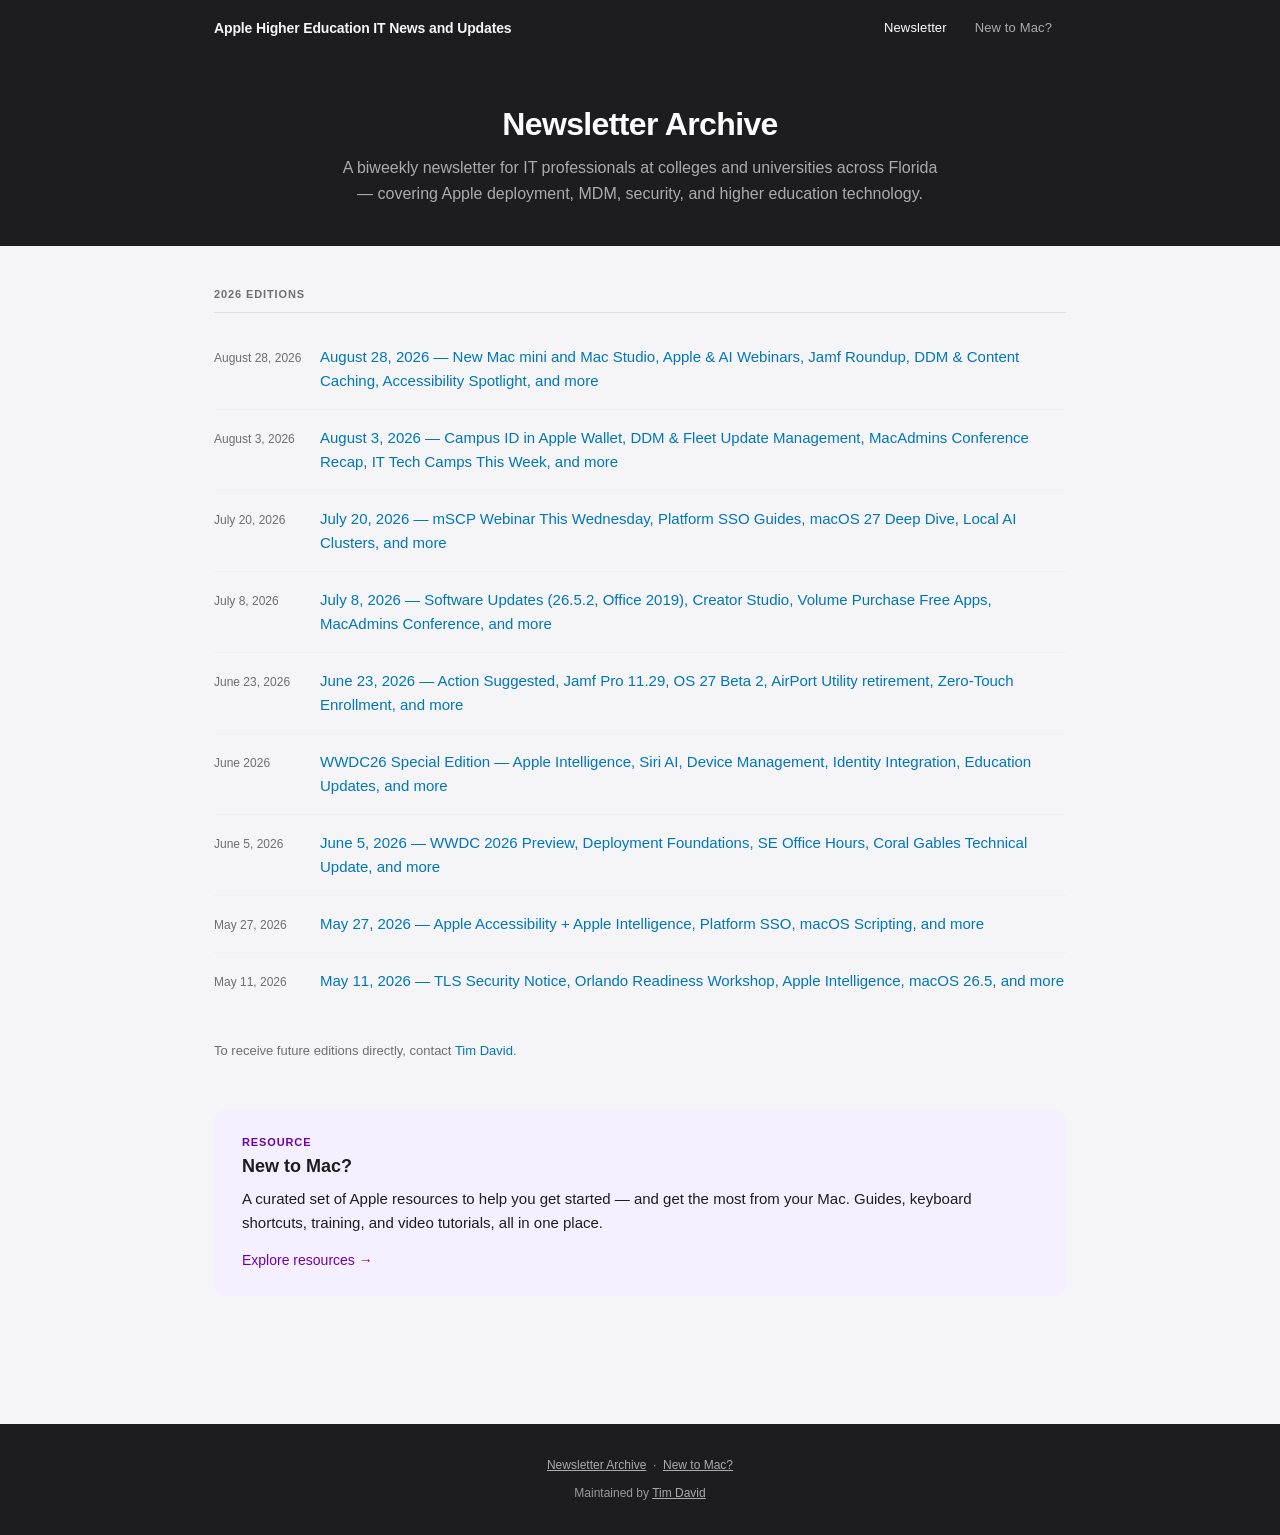
<file: index.html>
<!DOCTYPE html>
<html lang="en">
<head>
  <meta charset="UTF-8">
  <meta name="viewport" content="width=device-width, initial-scale=1.0">
  <title>Newsletter Archive — Apple Higher Education IT News and Updates</title>
  <link rel="stylesheet" href="styles.css">
</head>
<body>

  <!-- ═══════════════════════ SITE HEADER -->
  <header class="site-header" role="banner">
    <div class="site-header-inner">
      <a href="index.html" class="site-header-logo" aria-label="Apple Higher Education IT News and Updates — home">
        Apple Higher Education IT News and Updates
      </a>
      <nav aria-label="Site navigation">
        <ul class="site-nav">
          <li><a href="index.html" class="active" aria-current="page">Newsletter</a></li>
          <li><a href="new-to-mac.html">New to Mac?</a></li>
        </ul>
      </nav>
    </div>
  </header>

  <!-- ═══════════════════════ PAGE HERO -->
  <div class="page-hero" role="presentation">
    <h1>Newsletter Archive</h1>
    <p>A biweekly newsletter for IT professionals at colleges and universities across Florida — covering Apple deployment, MDM, security, and higher education technology.</p>
  </div>

  <!-- ═══════════════════════ MAIN CONTENT -->
  <main class="page-content" role="main" id="main-content">

    <h2 class="section-heading">2026 Editions</h2>
    <ul class="newsletter-list">
      <li>
        <span class="newsletter-date">August 28, 2026</span>
        <span class="newsletter-title">
          <a href="hied_newsletter_august28_2026.html">August 28, 2026 — New Mac mini and Mac Studio, Apple &amp; AI Webinars, Jamf Roundup, DDM &amp; Content Caching, Accessibility Spotlight, and more</a>
        </span>
      </li>
      <li>
        <span class="newsletter-date">August 3, 2026</span>
        <span class="newsletter-title">
          <a href="hied_newsletter_august3_2026.html">August 3, 2026 — Campus ID in Apple Wallet, DDM &amp; Fleet Update Management, MacAdmins Conference Recap, IT Tech Camps This Week, and more</a>
        </span>
      </li>
      <li>
        <span class="newsletter-date">July 20, 2026</span>
        <span class="newsletter-title">
          <a href="hied_newsletter_july20_2026.html">July 20, 2026 — mSCP Webinar This Wednesday, Platform SSO Guides, macOS 27 Deep Dive, Local AI Clusters, and more</a>
        </span>
      </li>
      <li>
        <span class="newsletter-date">July 8, 2026</span>
        <span class="newsletter-title">
          <a href="hied_newsletter_july8_2026.html">July 8, 2026 — Software Updates (26.5.2, Office 2019), Creator Studio, Volume Purchase Free Apps, MacAdmins Conference, and more</a>
        </span>
      </li>
      <li>
        <span class="newsletter-date">June 23, 2026</span>
        <span class="newsletter-title">
          <a href="hied_newsletter_june23_2026.html">June 23, 2026 — Action Suggested, Jamf Pro 11.29, OS 27 Beta 2, AirPort Utility retirement, Zero-Touch Enrollment, and more</a>
        </span>
      </li>
      <li>
        <span class="newsletter-date">June 2026</span>
        <span class="newsletter-title">
          <a href="hied_newsletter_wwdc26_june2026.html">WWDC26 Special Edition — Apple Intelligence, Siri AI, Device Management, Identity Integration, Education Updates, and more</a>
        </span>
      </li>
      <li>
        <span class="newsletter-date">June 5, 2026</span>
        <span class="newsletter-title">
          <a href="hied_newsletter_june5_2026.html">June 5, 2026 — WWDC 2026 Preview, Deployment Foundations, SE Office Hours, Coral Gables Technical Update, and more</a>
        </span>
      </li>
      <li>
        <span class="newsletter-date">May 27, 2026</span>
        <span class="newsletter-title">
          <a href="hied_newsletter_may27_2026.html">May 27, 2026 — Apple Accessibility + Apple Intelligence, Platform SSO, macOS Scripting, and more</a>
        </span>
      </li>
      <li>
        <span class="newsletter-date">May 11, 2026</span>
        <span class="newsletter-title">
          <a href="hied_newsletter_may11_2026.html">May 11, 2026 — TLS Security Notice, Orlando Readiness Workshop, Apple Intelligence, macOS 26.5, and more</a>
        </span>
      </li>
    </ul>

    <p class="text-muted text-small" style="margin:32px 0 0;">
      To receive future editions directly, contact <a href="#" class="js-mailto" data-user="=QGd" data-domain="t92YuUGbwBXY" data-params="subject=Add%20me%20to%20Apple%20Higher%20Education%20IT%20Newsletter&body=Please%20add%20me%20to%20the%20Apple%20Higher%20Education%20IT%20Newsletter" aria-label="Email Tim David to be added to the newsletter">Tim David</a>.
    </p>

    <!-- New to Mac callout -->
    <div style="margin:48px 0 0; background-color:#f5f0ff; border-radius:10px; padding:24px 28px;">
      <p style="margin:0 0 4px; font-size:11px; font-weight:600; letter-spacing:0.08em; text-transform:uppercase; color:#6e00b0;">Resource</p>
      <h2 style="margin:0 0 8px; font-size:18px; font-weight:600; color:#1d1d1f; line-height:1.3;">New to Mac?</h2>
      <p style="margin:0 0 12px; font-size:15px; color:#1d1d1f; line-height:1.6;">A curated set of Apple resources to help you get started — and get the most from your Mac. Guides, keyboard shortcuts, training, and video tutorials, all in one place.</p>
      <a href="new-to-mac.html" style="color:#6e00b0; font-size:14px; font-weight:500; text-decoration:none;" aria-label="Visit the New to Mac resource page">Explore resources <span aria-hidden="true">→</span></a>
    </div>

  </main>

  <!-- ═══════════════════════ SITE FOOTER -->
  <footer class="site-footer" role="contentinfo">
    <div class="site-footer-inner">
      <p><a href="index.html" aria-current="page">Newsletter Archive</a> &nbsp;·&nbsp; <a href="new-to-mac.html">New to Mac?</a></p>
      <p>Maintained by <a href="#" class="js-mailto" data-user="=QGd" data-domain="t92YuUGbwBXY" aria-label="Email Tim David">Tim David</a></p>
    </div>
  </footer>

  <!-- Email obfuscation: reconstructs mailto: links at runtime from base64-encoded, reversed parts. -->
  <script>
  (function () {
    function decode(str) {
      return atob(str.split('').reverse().join(''));
    }
    var links = document.querySelectorAll('.js-mailto');
    for (var i = 0; i < links.length; i++) {
      var el = links[i];
      var user = decode(el.getAttribute('data-user'));
      var domain = decode(el.getAttribute('data-domain'));
      var params = el.getAttribute('data-params');
      var href = 'mailto:' + user + '@' + domain;
      if (params) { href += '?' + params; }
      el.setAttribute('href', href);
    }
  })();
  </script>

</body>
</html>
</file>
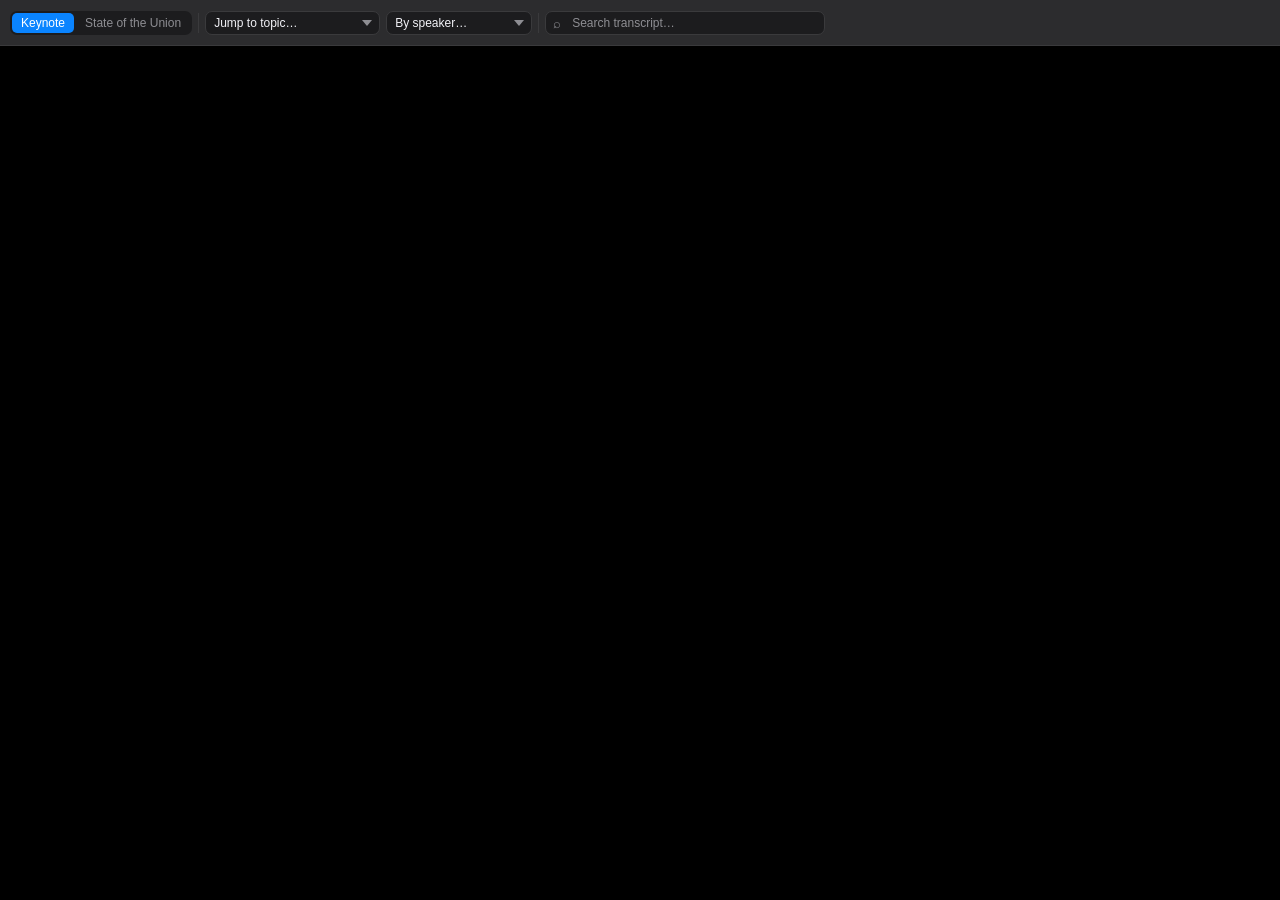
<file: WWDC26-Navigator/index.html>
<!DOCTYPE html>
<html lang="en">
<head>
<meta charset="UTF-8">
<meta name="viewport" content="width=device-width, initial-scale=1, viewport-fit=cover">
<title>WWDC26 Navigator</title>
<style>
*, *::before, *::after { box-sizing: border-box; margin: 0; padding: 0; }

:root {
  --bg: #1c1c1e;
  --surface: #2c2c2e;
  --border: #3a3a3c;
  --text: #f2f2f7;
  --dim: #8e8e93;
  --accent: #0a84ff;
  --result-bg: #2c2c2e;
  --result-hover: #3a3a3c;
  --nav-h: 46px;
}

html, body { height: 100%; background: var(--bg); color: var(--text);
  font-family: -apple-system, 'SF Pro Text', system-ui, sans-serif;
  overflow: hidden; -webkit-text-size-adjust: 100%; }

#app { display: flex; flex-direction: column; height: 100%; height: 100dvh; }

/* ── Nav ── */
#nav {
  flex-shrink: 0;
  height: var(--nav-h);
  background: var(--surface);
  border-bottom: 1px solid var(--border);
  display: flex;
  align-items: center;
  gap: 6px;
  padding: 0 10px;
  overflow: hidden;
}

#vid-tabs { display: flex; gap: 2px; background: var(--bg);
  border-radius: 7px; padding: 2px; flex-shrink: 0; }

.vid-btn { background: transparent; border: none; color: var(--dim);
  font: 500 12px/1 -apple-system, sans-serif; padding: 4px 9px;
  border-radius: 5px; cursor: pointer; white-space: nowrap; transition: background .12s, color .12s; }
.vid-btn.active { background: var(--accent); color: #fff; }
.vid-btn:not(.active):hover { background: var(--border); color: var(--text); }

.sep { width: 1px; height: 20px; background: var(--border); flex-shrink: 0; }

.nav-sel {
  background: var(--bg); color: var(--text);
  border: 1px solid var(--border); border-radius: 7px;
  padding: 4px 24px 4px 8px; font-size: 12px; cursor: pointer;
  flex-shrink: 0; max-width: 175px;
  -webkit-appearance: none; appearance: none;
  background-image: url("data:image/svg+xml,%3Csvg xmlns='http://www.w3.org/2000/svg' width='10' height='6'%3E%3Cpath d='M0 0l5 6 5-6z' fill='%238e8e93'/%3E%3C/svg%3E");
  background-repeat: no-repeat; background-position: right 7px center; }
.nav-sel:focus { outline: none; border-color: var(--accent); }

#srch-wrap { position: relative; flex: 1; min-width: 80px; max-width: 280px; }
#srch { width: 100%; background: var(--bg); color: var(--text);
  border: 1px solid var(--border); border-radius: 7px;
  padding: 4px 8px 4px 26px; font-size: 12px; }
#srch:focus { outline: none; border-color: var(--accent); }
#srch::placeholder { color: var(--dim); }
#srch-ico { position: absolute; left: 8px; top: 50%; transform: translateY(-50%);
  color: var(--dim); font-size: 13px; pointer-events: none; line-height: 1; }

#loading-badge { font-size: 11px; color: var(--dim); white-space: nowrap; flex-shrink: 0; }

/* ── Results ── */
#results {
  flex-shrink: 0; max-height: 42vh;
  overflow-y: auto; -webkit-overflow-scrolling: touch;
  background: var(--result-bg); border-bottom: 1px solid var(--border);
  display: none;
}
#results.on { display: block; }

.r-count { padding: 7px 14px; font-size: 11px; color: var(--dim);
  border-bottom: 1px solid var(--border); }

.r-item { display: flex; gap: 10px; align-items: flex-start;
  padding: 9px 14px; cursor: pointer; border-bottom: 1px solid var(--border); }
.r-item:hover, .r-item:active { background: var(--result-hover); }

.r-time { color: var(--accent); font: 600 11px/1 'SF Mono', monospace;
  white-space: nowrap; flex-shrink: 0; min-width: 44px; padding-top: 2px; }
.r-body { font-size: 12.5px; line-height: 1.5; color: var(--text); }
.r-spk { font: 600 10px/1 -apple-system, sans-serif;
  color: var(--accent); text-transform: uppercase; letter-spacing: .5px; margin-bottom: 3px; }
.r-body mark { background: rgba(10,132,255,.28); color: var(--text); border-radius: 2px; }

/* ── Player ── */
#player-wrap { flex: 1; min-height: 0; background: #000; position: relative; }
#player-wrap iframe { position: absolute; inset: 0; width: 100%; height: 100%; border: none; }
#yt-player { width: 100%; height: 100%; }

/* ── Mobile ── */
@media (max-width: 600px) {
  :root { --nav-h: auto; }
  #nav { height: auto; flex-wrap: wrap; padding: 5px 8px; gap: 5px; row-gap: 5px; }
  #vid-tabs { order: 0; }
  #loading-badge { order: 1; margin-left: auto; }
  #topic-sel  { order: 2; flex: 1; max-width: calc(50% - 3px); }
  #spkr-sel   { order: 3; flex: 1; max-width: calc(50% - 3px); }
  #spkr2-sel  { order: 4; flex: 100%; max-width: none; }
  #srch-wrap  { order: 5; max-width: none; flex: 100%; }
  .sep { display: none; }
}
</style>
</head>
<body>
<div id="app">

  <div id="nav">
    <div id="vid-tabs">
      <button class="vid-btn active" data-vid="keynote">Keynote</button>
      <button class="vid-btn" data-vid="psotu">State of the Union</button>
    </div>
    <div class="sep"></div>
    <select id="topic-sel" class="nav-sel">
      <option value="">Jump to topic…</option>
    </select>
    <select id="spkr-sel" class="nav-sel">
      <option value="">By speaker…</option>
    </select>
    <select id="spkr2-sel" class="nav-sel" style="display:none">
      <option value="">Choose appearance…</option>
    </select>
    <div class="sep"></div>
    <div id="srch-wrap">
      <span id="srch-ico">⌕</span>
      <input id="srch" type="search" placeholder="Search transcript…" autocomplete="off" autocorrect="off">
    </div>
    <span id="loading-badge">Loading…</span>
  </div>

  <div id="results" role="listbox" aria-label="Search results"></div>

  <div id="player-wrap">
    <iframe id="yt-iframe"
      src="https://www.youtube.com/embed/hF8swzNR1-o?rel=0&modestbranding=1&playsinline=1"
      allow="accelerometer; autoplay; clipboard-write; encrypted-media; gyroscope; picture-in-picture; web-share"
      allowfullscreen referrerpolicy="strict-origin-when-cross-origin"></iframe>
  </div>

</div>

<script>
// ── Video data ────────────────────────────────────────────────────────
const VIDS = {
  keynote: {
    ytId: 'hF8swzNR1-o',
    file: 'keynote-transcript.json',
    topics: [
      [27,   'Introduction'],
      [296,  'macOS Golden Gate'],
      [304,  'Platform Improvements'],
      [405,  'Liquid Glass'],
      [580,  'Performance'],
      [813,  'Search'],
      [934,  'AirPods'],
      [941,  'Apple Vision Pro'],
      [967,  'Maps'],
      [1020, 'Trust & Safety'],
      [1673, 'Apple Intelligence'],
      [1765, 'Apple Foundation Models'],
      [1785, 'Private Cloud Compute'],
      [1891, 'App Actions'],
      [2006, 'Siri AI'],
      [3126, 'Safari'],
      [3270, 'Passwords'],
      [3320, 'Messages'],
      [3359, 'Calendar'],
      [3385, 'Phone App'],
      [3429, 'Home App'],
      [3525, 'Shortcuts'],
      [3617, 'Image Playground'],
      [3764, 'Photos'],
      [4131, 'App Intents'],
      [4219, 'Core AI'],
      [4255, 'Xcode — Agentic Coding'],
      [4281, 'Device Hub'],
      [4326, 'Closing'],
    ],
    speakers: [
      {ts:27,   name:'Tim Cook',           key:'Tim',      section:'Opening'},
      {ts:163,  name:'Craig Federighi',    key:'Craig',    section:'macOS & Platform Improvements'},
      {ts:359,  name:'Stacey Lysik',       key:'Stacey',   section:'Platform Improvements — Intro'},
      {ts:405,  name:'Shubham Gupta',      key:'Shubham',  section:'Liquid Glass'},
      {ts:583,  name:'Stacey Lysik',       key:'Stacey',   section:'Performance & Features'},
      {ts:1003, name:'Craig Federighi',    key:'Craig',    section:'Trust & Safety'},
      {ts:1080, name:'Sumbul Ahmad Tariq', key:'Sumbul',   section:'Child Safety'},
      {ts:1185, name:'Raja Koduri',        key:'Raja',     section:'Child Safety — Apps'},
      {ts:1301, name:'Ann Thai',           key:'Ann',      section:'Ask to Buy & Browse'},
      {ts:1638, name:'Craig Federighi',    key:'Craig',    section:'Apple Intelligence'},
      {ts:2006, name:'Mike Rockwell',      key:'Mike',     section:'Siri AI'},
      {ts:2355, name:'Justin Patarino',    key:'Justin',   section:'Siri — Conversations'},
      {ts:2835, name:'Seb Roske',          key:'Seb',      section:'Visual Intelligence & Writing'},
      {ts:3055, name:'Craig Federighi',    key:'Craig',    section:'Siri AI Wrap-Up'},
      {ts:3126, name:'Beth Dakin',         key:'Beth',     section:'Safari & App Intelligence'},
      {ts:3429, name:'Cecilia Mecklem',    key:'Cecilia',  section:'Home & Shortcuts'},
      {ts:3617, name:'Leslie Schmid',      key:'Leslie',   section:'Image Playground'},
      {ts:3764, name:'Alok Vij',           key:'Alok',     section:'Photos AI'},
      {ts:4326, name:'Tim Cook',           key:'Tim',      section:'Closing'},
    ],
    data: null,
  },
  psotu: {
    ytId: 'yl2jsIoMfDU',
    file: 'psotu-transcript.json',
    topics: [
      [19,   'Introduction'],
      [143,  'Apple Foundation Models'],
      [795,  'Core AI'],
      [884,  'App Intents'],
      [1157, 'Platform Improvements'],
      [1258, 'Performance'],
      [1293, 'Liquid Glass'],
      [1528, 'App Adaptability'],
      [1625, 'SwiftUI'],
      [2436, 'macOS — Apple Silicon Only'],
      [2489, 'Xcode 27'],
      [3477, 'Reality Composer Pro'],
      [3499, 'Metal & Game Porting Toolkit'],
    ],
    speakers: [
      {ts:19,   name:'Josh Shaffer',   key:'Josh',      section:'Opening'},
      {ts:286,  name:'Richard Howell', key:'Richard',   section:'Foundation Models'},
      {ts:326,  name:'Mary Beth Kery', key:'Mary Beth', section:'Foundation Models Demo'},
      {ts:884,  name:'Lori Hylan-Cho', key:'Lori',      section:'App Intents'},
      {ts:1157, name:'Josh Shaffer',   key:'Josh',      section:'Platform Improvements'},
      {ts:1625, name:'Franck Doumbia', key:'Franck',    section:'SwiftUI'},
      {ts:2120, name:'Holly Borla',    key:'Holly',     section:'Swift'},
      {ts:2428, name:'Josh Shaffer',   key:'Josh',      section:'Developer Tools'},
      {ts:2567, name:'Ken Orr',        key:'Ken',       section:'Xcode 27'},
      {ts:2948, name:'Kevin Cathey',   key:'Kevin',     section:'Agentic Coding'},
      {ts:3472, name:'Josh Shaffer',   key:'Josh',      section:'Closing'},
    ],
    data: null,
  },
};

let curVid = 'keynote';
let player = null;
let playerReady = false;
let pendingSeek = null;
let srchTimer = null;

// ── Helpers ──────────────────────────────────────────────────────────
function tsToSec(ts) {
  const p = ts.split(':').map(Number);
  return p.length === 3 ? p[0]*3600+p[1]*60+p[2] : p[0]*60+p[1];
}

function fmtSec(s) {
  s = Math.floor(s);
  const h = Math.floor(s/3600), m = Math.floor((s%3600)/60), sec = s%60;
  if (h) return `${h}:${String(m).padStart(2,'0')}:${String(sec).padStart(2,'0')}`;
  return `${m}:${String(sec).padStart(2,'0')}`;
}

// ── YouTube IFrame API (enhancement — plain iframe always works first) ──
window.onYouTubeIframeAPIReady = function() {
  try {
    player = new YT.Player('yt-iframe', {
      events: {
        onReady() {
          playerReady = true;
          if (pendingSeek !== null) { seekTo(pendingSeek); pendingSeek = null; }
        },
      },
    });
  } catch(e) { /* API unavailable; fallback iframe seek handles navigation */ }
};

function iframeSrc(ytId, startSec) {
  const s = startSec ? `&start=${startSec}&autoplay=1` : '';
  return `https://www.youtube.com/embed/${ytId}?rel=0&modestbranding=1&playsinline=1${s}`;
}

function seekTo(sec) {
  if (player && playerReady) {
    player.seekTo(sec, true);
    player.playVideo();
  } else {
    // Fallback: reload iframe with start= (works from file:// and any HTTP context)
    const iframe = document.getElementById('yt-iframe');
    if (iframe) iframe.src = iframeSrc(VIDS[curVid].ytId, sec);
  }
}

// ── UI ───────────────────────────────────────────────────────────────
function buildDropdowns() {
  const vid = VIDS[curVid];

  const tSel = document.getElementById('topic-sel');
  tSel.innerHTML = '<option value="">Jump to topic…</option>';
  for (const [ts, label] of vid.topics) {
    const o = document.createElement('option');
    o.value = ts; o.textContent = `${fmtSec(ts)} — ${label}`;
    tSel.appendChild(o);
  }

  // Group speakers by name to detect multi-appearance speakers
  const sSel = document.getElementById('spkr-sel');
  sSel.innerHTML = '<option value="">By speaker…</option>';
  const grouped = new Map();
  for (const sp of vid.speakers) {
    if (!grouped.has(sp.name)) grouped.set(sp.name, []);
    grouped.get(sp.name).push(sp);
  }
  for (const [name, entries] of grouped) {
    const o = document.createElement('option');
    if (entries.length === 1) {
      o.value = String(entries[0].ts);
      o.textContent = name;
    } else {
      o.value = `multi:${name}`;
      o.textContent = `${name} ▸`;
    }
    sSel.appendChild(o);
  }

  // Hide secondary appearance dropdown
  const s2 = document.getElementById('spkr2-sel');
  s2.innerHTML = '<option value="">Choose appearance…</option>';
  s2.style.display = 'none';
}

function switchVid(key) {
  if (key === curVid) return;
  curVid = key;
  document.querySelectorAll('.vid-btn').forEach(b =>
    b.classList.toggle('active', b.dataset.vid === key));
  buildDropdowns();
  clearResults();
  const iframe = document.getElementById('yt-iframe');
  if (player && playerReady) {
    player.cueVideoById(VIDS[key].ytId);
  } else if (iframe) {
    iframe.src = iframeSrc(VIDS[key].ytId);
  }
}

// ── Search ───────────────────────────────────────────────────────────
function clearResults() {
  document.getElementById('srch').value = '';
  const p = document.getElementById('results');
  p.classList.remove('on'); p.innerHTML = '';
}

function runSearch(q) {
  const panel = document.getElementById('results');
  const vid = VIDS[curVid];

  if (!q || q.length < 2) { panel.classList.remove('on'); panel.innerHTML = ''; return; }

  if (!vid.data || vid.data.length === 0) {
    const isFile = location.protocol === 'file:';
    const msg = isFile
      ? 'Search requires an HTTP server. Topic and speaker navigation still work — or host this on GitHub Pages for full search.'
      : 'Transcripts still loading — try again in a moment.';
    panel.innerHTML = `<div class="r-count">${msg}</div>`;
    panel.classList.add('on'); return;
  }

  const ql = q.toLowerCase();
  const hits = vid.data.filter(e => !e.isMusic && e.text.toLowerCase().includes(ql));

  if (!hits.length) {
    panel.innerHTML = '<div class="r-count">No results found.</div>';
    panel.classList.add('on'); return;
  }

  const MAX = 60;
  const esc = q.replace(/[.*+?^${}()|[\]\\]/g, '\\$&');
  const re = new RegExp(`(${esc})`, 'gi');

  let html = `<div class="r-count">${hits.length} result${hits.length!==1?'s':''} — tap to jump</div>`;
  for (const e of hits.slice(0, MAX)) {
    const hi = e.text.replace(re, '<mark>$1</mark>');
    const spk = e.speaker ? `<div class="r-spk">${e.speaker}</div>` : '';
    html += `<div class="r-item" onclick="seekTo(${e.s})" role="option" tabindex="0">
      <div class="r-time">${fmtSec(e.s)}</div>
      <div class="r-body">${spk}${hi}</div>
    </div>`;
  }
  if (hits.length > MAX)
    html += `<div class="r-count">…${hits.length - MAX} more — refine your search</div>`;

  panel.innerHTML = html;
  panel.classList.add('on');
}

// ── Events ───────────────────────────────────────────────────────────
document.querySelectorAll('.vid-btn').forEach(b =>
  b.addEventListener('click', () => switchVid(b.dataset.vid)));

document.getElementById('topic-sel').addEventListener('change', function() {
  if (this.value) { seekTo(+this.value); this.value = ''; clearResults(); }
});

document.getElementById('spkr-sel').addEventListener('change', function() {
  const val = this.value;
  const s2 = document.getElementById('spkr2-sel');
  if (!val) { s2.style.display = 'none'; return; }
  if (val.startsWith('multi:')) {
    // Multi-appearance speaker — populate and show secondary dropdown
    const name = val.slice(6);
    const entries = VIDS[curVid].speakers.filter(sp => sp.name === name);
    s2.innerHTML = '<option value="">Choose appearance…</option>';
    for (const sp of entries) {
      const o = document.createElement('option');
      o.value = sp.ts;
      o.textContent = sp.section || fmtSec(sp.ts);
      s2.appendChild(o);
    }
    s2.style.display = '';
  } else {
    // Single-appearance speaker — seek directly
    seekTo(+val);
    this.value = '';
    s2.style.display = 'none';
    clearResults();
  }
});

document.getElementById('spkr2-sel').addEventListener('change', function() {
  if (this.value) {
    seekTo(+this.value);
    document.getElementById('spkr-sel').value = '';
    this.style.display = 'none';
    clearResults();
  }
});

document.getElementById('srch').addEventListener('input', function() {
  clearTimeout(srchTimer);
  srchTimer = setTimeout(() => runSearch(this.value.trim()), 220);
});

// Keyboard: Escape clears, Enter navigates first result
document.getElementById('srch').addEventListener('keydown', e => {
  if (e.key === 'Escape') { clearResults(); e.target.blur(); }
  if (e.key === 'Enter') {
    const first = document.querySelector('.r-item');
    if (first) { first.click(); clearResults(); e.target.blur(); }
  }
});

// Close results when tapping the player
document.getElementById('player-wrap').addEventListener('pointerdown', clearResults);

// ── Load transcripts ──────────────────────────────────────────────────
async function loadVidData(key) {
  try {
    const res = await fetch(VIDS[key].file);
    if (!res.ok) throw new Error(res.status);
    VIDS[key].data = await res.json();
  } catch(e) {
    VIDS[key].data = [];
  }
}

async function init() {
  buildDropdowns();
  const s = document.createElement('script');
  s.src = 'https://www.youtube.com/iframe_api';
  document.head.appendChild(s);
  await Promise.all(Object.keys(VIDS).map(loadVidData));
  const badge = document.getElementById('loading-badge');
  if (badge) badge.remove();
}

init();
</script>
</body>
</html>
</file>
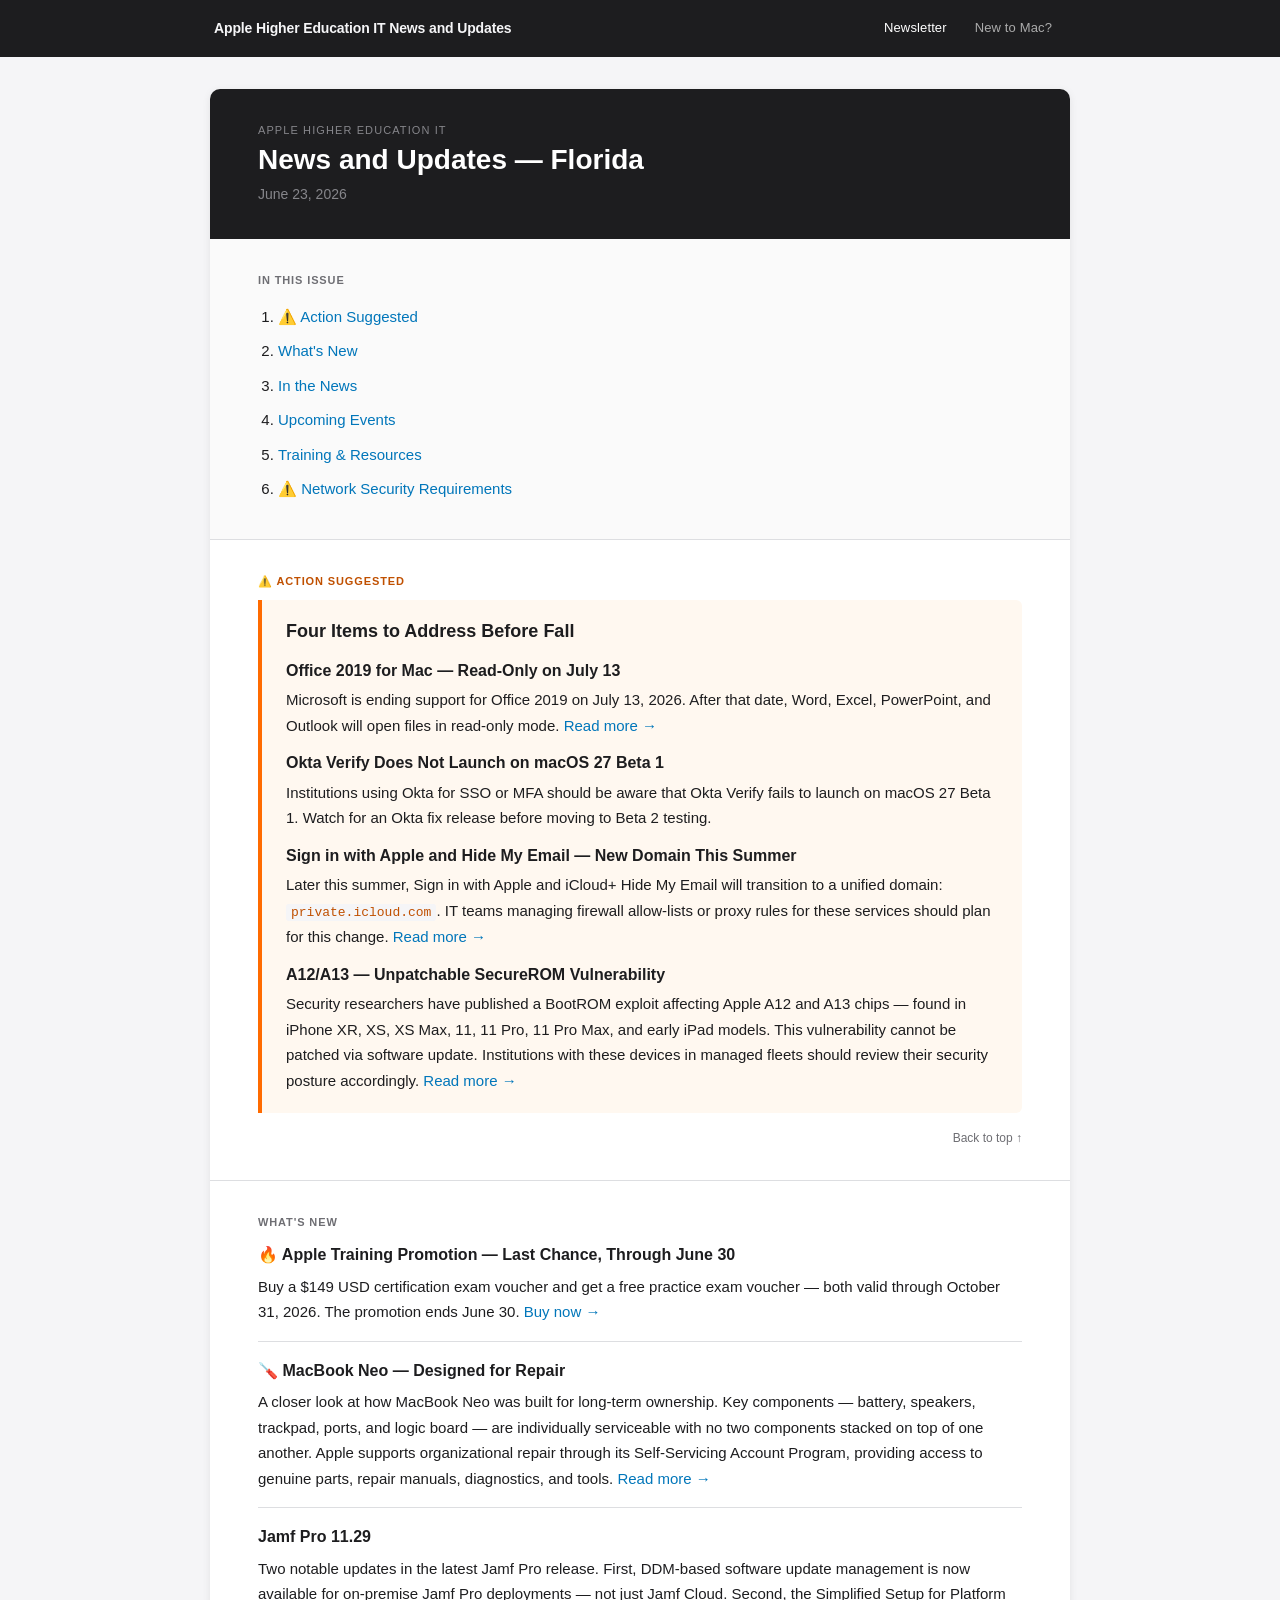
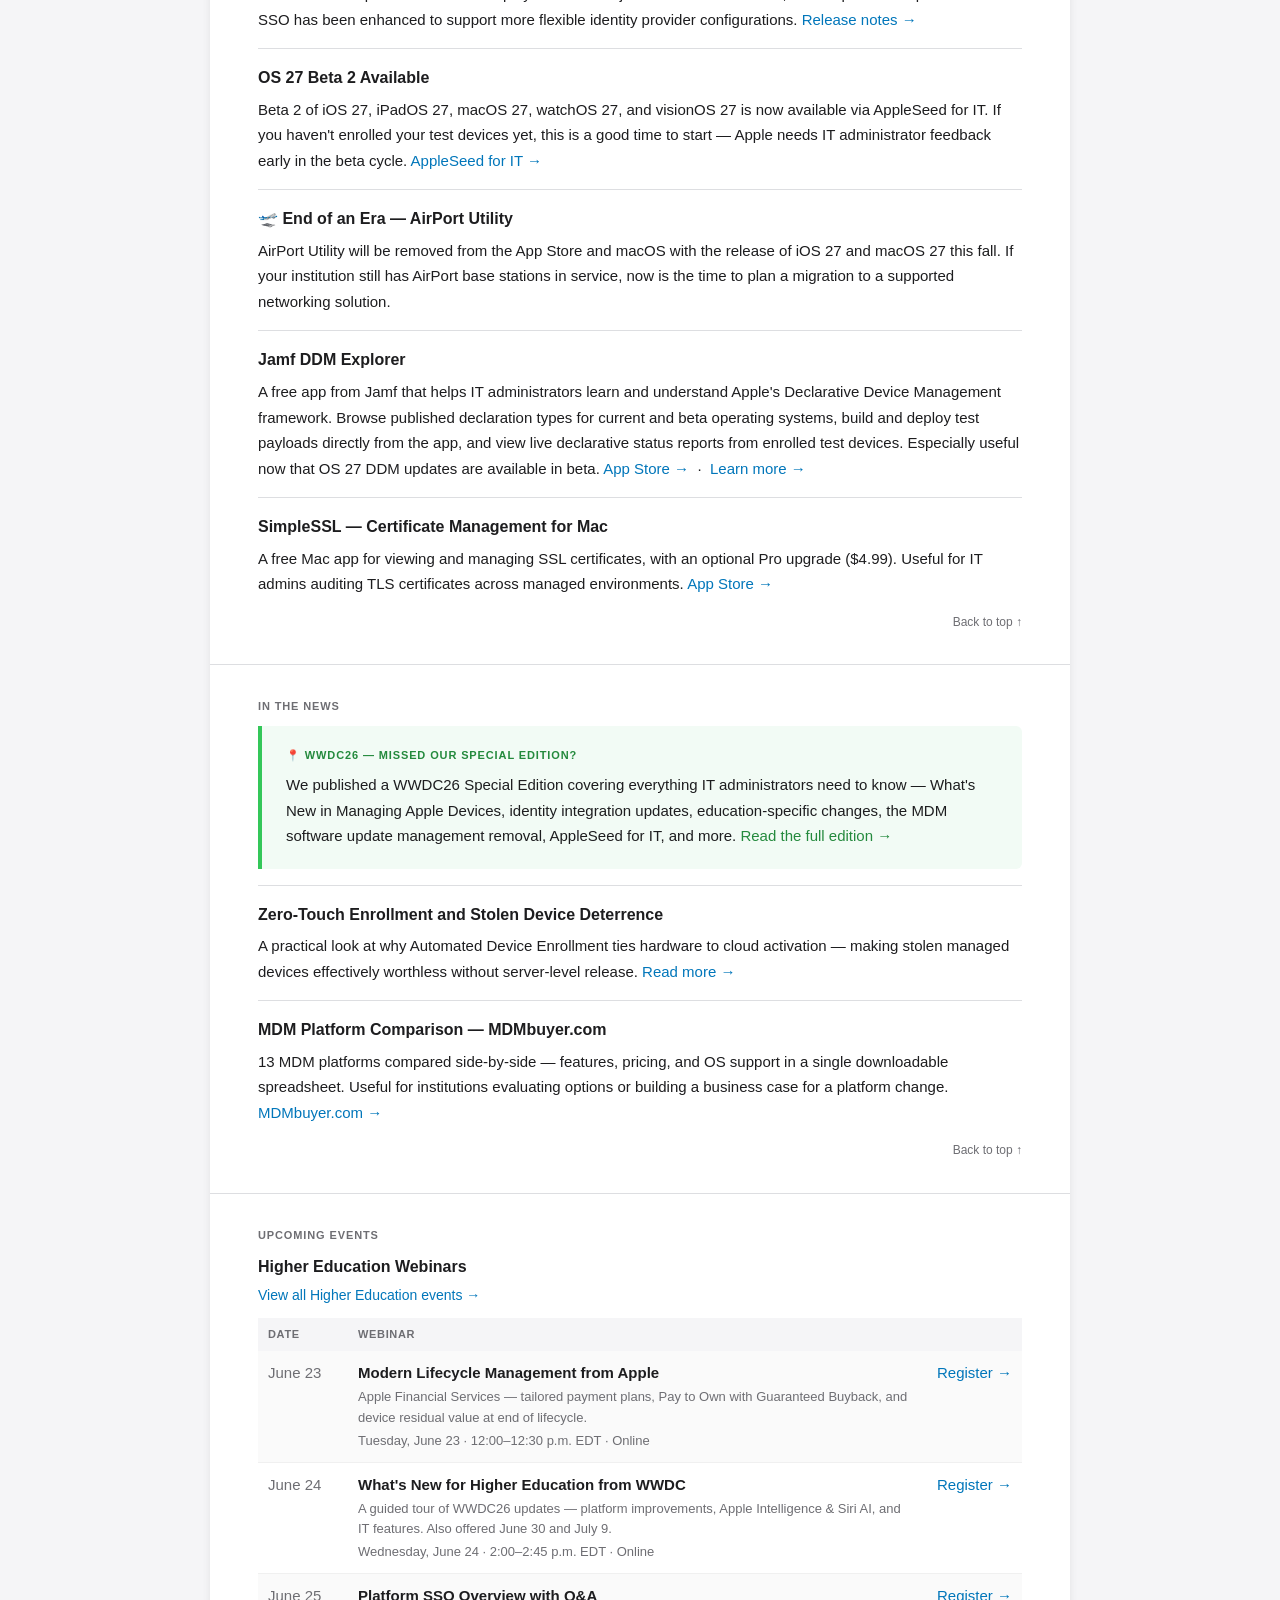
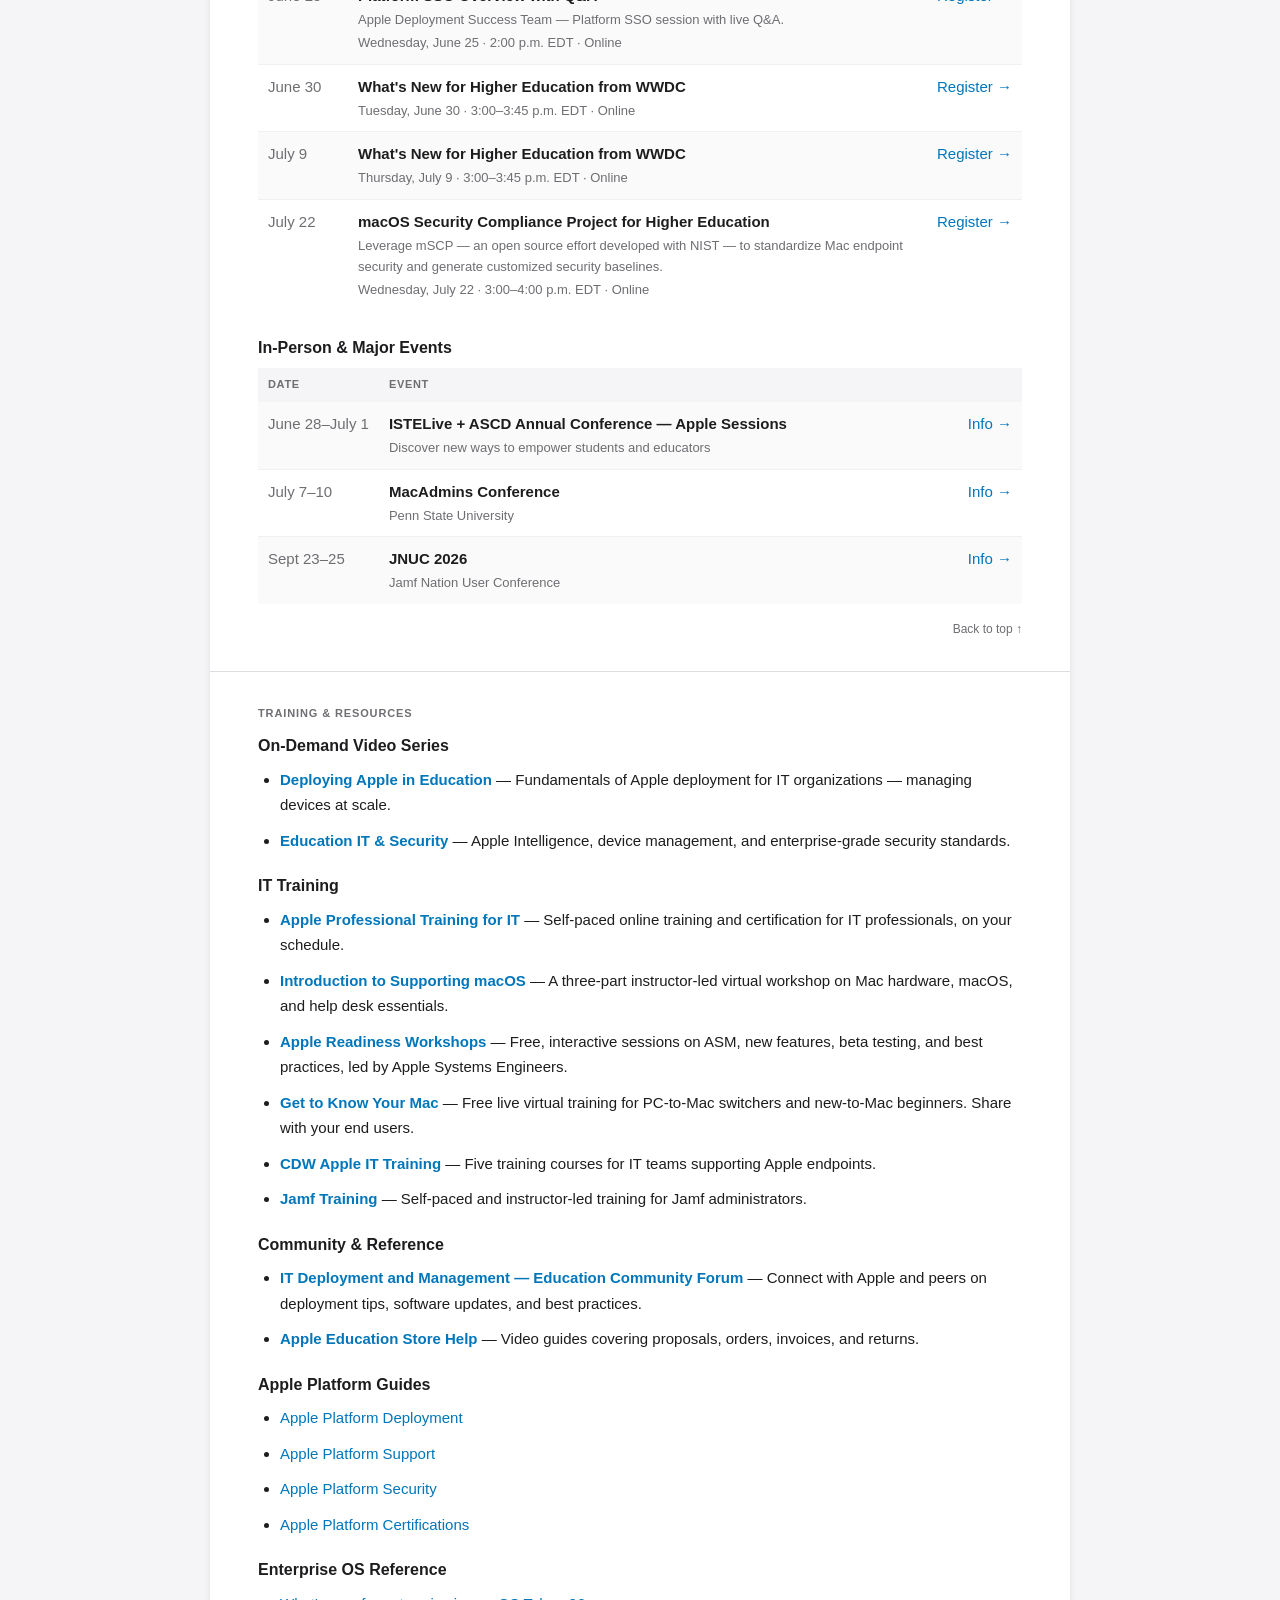
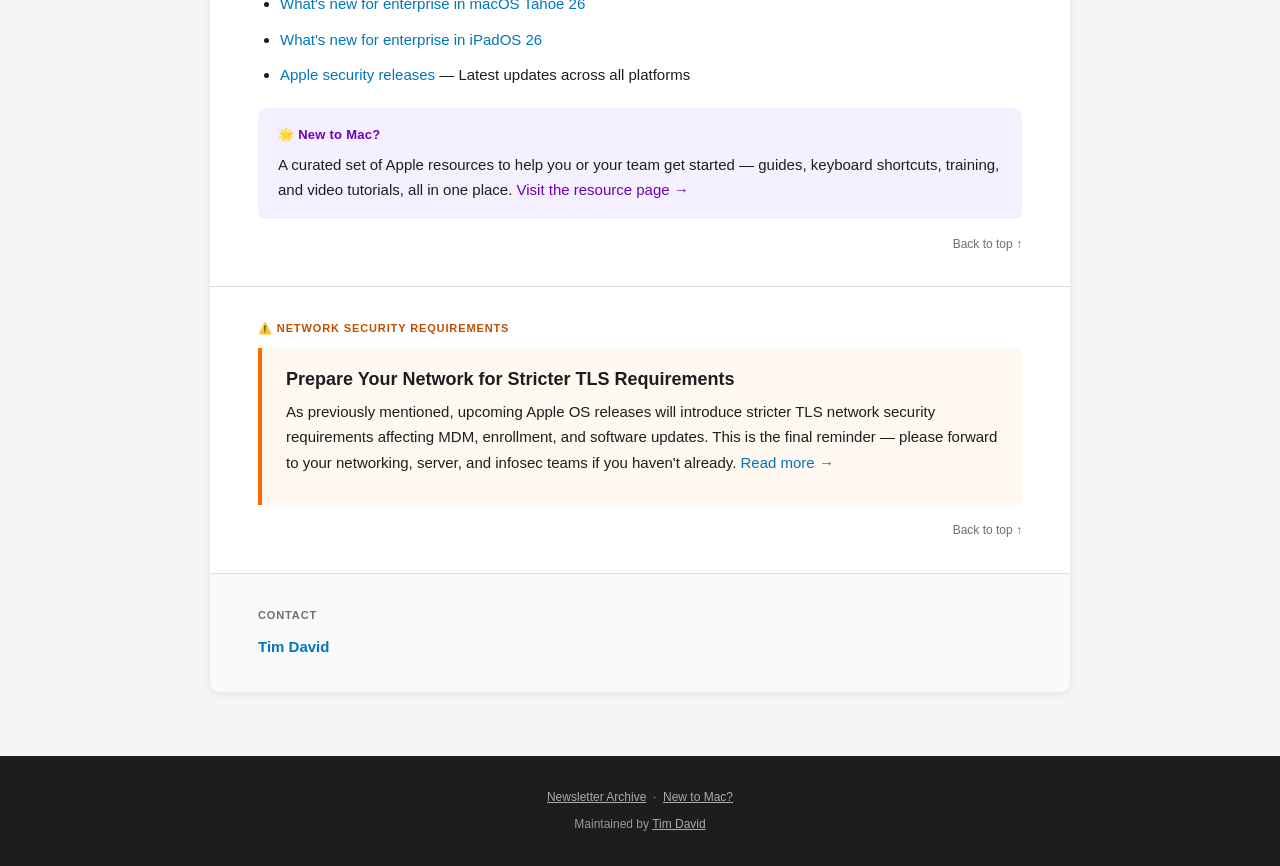
<file: hied_newsletter_june23_2026.html>
<!DOCTYPE html>
<html lang="en">
<head>
  <meta charset="UTF-8">
  <meta name="viewport" content="width=device-width, initial-scale=1.0">
  <title>Apple Higher Education IT News and Updates — Florida | June 23, 2026</title>
  <link rel="stylesheet" href="styles.css">
  <style>
    .container { max-width: 860px; margin: 32px auto; background: #ffffff; border-radius: 10px; overflow: hidden; box-shadow: 0 2px 8px rgba(0,0,0,0.08); }
    .section { padding: 32px 48px; }
    .label { font-size: 11px; letter-spacing: 0.08em; text-transform: uppercase; font-weight: 600; color: #6e6e73; margin: 0 0 10px; }
    hr { border: none; border-top: 1px solid #dddee1; margin: 0; }
    h2 { font-size: 20px; font-weight: 600; color: #1d1d1f; margin: 0 0 8px; line-height: 1.3; }
    h3 { font-size: 16px; font-weight: 600; color: #1d1d1f; margin: 0 0 6px; }
    p { margin: 0 0 12px; font-size: 15px; color: #1d1d1f; line-height: 1.7; }
    ul.plain-list { padding-left: 22px; margin: 8px 0 0; }
    ul.plain-list li { margin-bottom: 10px; font-size: 15px; line-height: 1.7; }
    table.events-table { width: 100%; border-collapse: collapse; font-size: 15px; margin-top: 4px; }
    table.events-table th { padding: 8px 10px; background-color: #f5f5f7; font-size: 11px; font-weight: 600; text-transform: uppercase; letter-spacing: 0.06em; color: #6e6e73; text-align: left; }
    table.events-table td { padding: 10px 10px; border-bottom: 1px solid #f0f0f0; vertical-align: top; }
    table.events-table tr:last-child td { border-bottom: none; }
    table.events-table tr:nth-child(even) td { background-color: #fafafa; }
    .date-cell { color: #6e6e73; white-space: nowrap; width: 90px; }
    .register-cell { white-space: nowrap; width: 100px; text-align: right; }
    .notice-box { background-color: #fff8f0; border-left: 4px solid #ff6b00; padding: 20px 24px; border-radius: 0 6px 6px 0; }
    .green-box { background-color: #f2fbf5; border-left: 4px solid #34c759; padding: 20px 24px; border-radius: 0 6px 6px 0; }
    .blue-box { background-color: #f0f6ff; border-left: 4px solid #0176ba; padding: 20px 24px; border-radius: 0 6px 6px 0; }
    .sub-label { font-size: 13px; color: #6e6e73; margin: 2px 0 0; font-weight: normal; }
    code { font-family: 'SF Mono', Menlo, monospace; background: #f5f5f7; padding: 1px 5px; border-radius: 3px; font-size: 13px; color: #c05000; }
    .sr-only { position: absolute; width: 1px; height: 1px; padding: 0; margin: -1px; overflow: hidden; clip: rect(0,0,0,0); white-space: nowrap; border: 0; }
    .back-to-top { display: block; text-align: right; font-size: 12px; margin-top: 16px; }
    @media (max-width: 700px) {
      .container { margin: 0; border-radius: 0; box-shadow: none; }
      .section { padding: 24px 20px; }
    }
  </style>
</head>
<body>

  <!-- SITE HEADER -->
  <header class="site-header" role="banner">
    <div class="site-header-inner">
      <a href="index.html" class="site-header-logo" aria-label="Apple Higher Education IT News and Updates — home">
        Apple Higher Education IT News and Updates
      </a>
      <nav aria-label="Site navigation">
        <ul class="site-nav">
          <li><a href="index.html" class="active" aria-current="page">Newsletter</a></li>
          <li><a href="new-to-mac.html">New to Mac?</a></li>
        </ul>
      </nav>
    </div>
  </header>

  <div class="container" role="main">

    <!-- HEADER -->
    <div id="top" style="background-color:#1d1d1f; padding:32px 48px;">
      <p style="margin:0 0 4px; font-size:11px; letter-spacing:0.1em; text-transform:uppercase; color:#86868b; font-weight:500;">Apple Higher Education IT</p>
      <h1 style="margin:0 0 6px; font-size:28px; font-weight:600; color:#ffffff; line-height:1.2;">News and Updates — Florida</h1>
      <p style="margin:0; font-size:14px; color:#86868b;">June 23, 2026</p>
    </div>

    <!-- INDEX -->
    <nav class="section" style="background-color:#fafafa;" role="navigation" aria-label="Newsletter contents">
      <p class="label">In This Issue</p>
      <ol style="margin:0; padding-left:20px; line-height:2.3; font-size:15px;">
        <li><span aria-hidden="true">⚠️ </span><a href="#action">Action Suggested</a></li>
        <li><a href="#whatsnew">What's New</a></li>
        <li><a href="#inthenews">In the News</a></li>
        <li><a href="#events">Upcoming Events</a></li>
        <li><a href="#training">Training &amp; Resources</a></li>
        <li><span aria-hidden="true">⚠️ </span><a href="#tls">Network Security Requirements</a></li>
      </ol>
    </nav>
    <hr aria-hidden="true">

    <!-- ACTION SUGGESTED -->
    <div id="action" class="section">
      <p class="label" style="color:#c05000;">⚠️ Action Suggested</p>
      <div class="notice-box">
        <h2 style="font-size:18px; margin:0 0 14px;">Four Items to Address Before Fall</h2>

        <h3 style="margin:0 0 4px;">Office 2019 for Mac — Read-Only on July 13</h3>
        <p style="margin:0 0 12px;">Microsoft is ending support for Office 2019 on July 13, 2026. After that date, Word, Excel, PowerPoint, and Outlook will open files in read-only mode. <a href="https://tidbits.com/2026/06/01/office-2019-for-mac-goes-read-only-on-13-july-2026/" aria-label="Read TidBITS article on Office 2019 read-only deadline">Read more <span aria-hidden="true">→</span></a></p>

        <h3 style="margin:0 0 4px;">Okta Verify Does Not Launch on macOS 27 Beta 1</h3>
        <p style="margin:0 0 12px;">Institutions using Okta for SSO or MFA should be aware that Okta Verify fails to launch on macOS 27 Beta 1. Watch for an Okta fix release before moving to Beta 2 testing.</p>

        <h3 style="margin:0 0 4px;">Sign in with Apple and Hide My Email — New Domain This Summer</h3>
        <p style="margin:0 0 12px;">Later this summer, Sign in with Apple and iCloud+ Hide My Email will transition to a unified domain: <code>private.icloud.com</code>. IT teams managing firewall allow-lists or proxy rules for these services should plan for this change. <a href="https://developer.apple.com/news/?id=sus6t6ab" aria-label="Read Apple Developer News about the Sign in with Apple domain change">Read more <span aria-hidden="true">→</span></a></p>

        <h3 style="margin:0 0 4px;">A12/A13 — Unpatchable SecureROM Vulnerability</h3>
        <p style="margin:0 0 0;">Security researchers have published a BootROM exploit affecting Apple A12 and A13 chips — found in iPhone XR, XS, XS Max, 11, 11 Pro, 11 Pro Max, and early iPad models. This vulnerability cannot be patched via software update. Institutions with these devices in managed fleets should review their security posture accordingly. <a href="https://appleinsider.com/articles/26/06/18/a12-a13-apple-devices-face-an-unpatchable-securerom-vulnerability" aria-label="Read AppleInsider article on the A12/A13 SecureROM vulnerability">Read more <span aria-hidden="true">→</span></a></p>
      </div>
      <a href="#top" class="back-to-top" aria-label="Back to top of newsletter" style="color:#6e6e73;">Back to top <span aria-hidden="true">↑</span></a>
    </div>
    <hr aria-hidden="true">

    <!-- WHAT'S NEW -->
    <div id="whatsnew" class="section">
      <p class="label">What's New</p>

      <h3>🔥 Apple Training Promotion — Last Chance, Through June 30</h3>
      <p>Buy a $149 USD certification exam voucher and get a free practice exam voucher — both valid through October 31, 2026. The promotion ends June 30. <a href="https://applecertstore1.pearsonvue.com/apple-promo-bundle/p/APLBDL-9L0-VCHPT" aria-label="Buy the Apple certification exam bundle before June 30">Buy now <span aria-hidden="true">→</span></a></p>

      <hr aria-hidden="true" style="margin:16px 0;">

      <h3>🪛 MacBook Neo — Designed for Repair</h3>
      <p>A closer look at how MacBook Neo was built for long-term ownership. Key components — battery, speakers, trackpad, ports, and logic board — are individually serviceable with no two components stacked on top of one another. Apple supports organizational repair through its Self-Servicing Account Program, providing access to genuine parts, repair manuals, diagnostics, and tools. <a href="https://education.apple.com/story/250015270" aria-label="Read the Apple Education article on MacBook Neo repair and service">Read more <span aria-hidden="true">→</span></a></p>

      <hr aria-hidden="true" style="margin:16px 0;">

      <h3>Jamf Pro 11.29</h3>
      <p>Two notable updates in the latest Jamf Pro release. First, DDM-based software update management is now available for on-premise Jamf Pro deployments — not just Jamf Cloud. Second, the Simplified Setup for Platform SSO has been enhanced to support more flexible identity provider configurations. <a href="https://community.jamf.com/release-announcements-177/jamf-pro-11-29-now-available-58356" aria-label="Read the Jamf Pro 11.29 release announcement">Release notes <span aria-hidden="true">→</span></a></p>

      <hr aria-hidden="true" style="margin:16px 0;">

      <h3>OS 27 Beta 2 Available</h3>
      <p>Beta 2 of iOS 27, iPadOS 27, macOS 27, watchOS 27, and visionOS 27 is now available via AppleSeed for IT. If you haven't enrolled your test devices yet, this is a good time to start — Apple needs IT administrator feedback early in the beta cycle. <a href="https://beta.apple.com/for-it" aria-label="Log in to AppleSeed for IT to access OS 27 Beta 2">AppleSeed for IT <span aria-hidden="true">→</span></a></p>

      <hr aria-hidden="true" style="margin:16px 0;">

      <h3>🛫 End of an Era — AirPort Utility</h3>
      <p>AirPort Utility will be removed from the App Store and macOS with the release of iOS 27 and macOS 27 this fall. If your institution still has AirPort base stations in service, now is the time to plan a migration to a supported networking solution.</p>

      <hr aria-hidden="true" style="margin:16px 0;">

      <h3>Jamf DDM Explorer</h3>
      <p>A free app from Jamf that helps IT administrators learn and understand Apple's Declarative Device Management framework. Browse published declaration types for current and beta operating systems, build and deploy test payloads directly from the app, and view live declarative status reports from enrolled test devices. Especially useful now that OS 27 DDM updates are available in beta. <a href="https://apps.apple.com/us/app/ddm-explorer/id6754861743" aria-label="Download Jamf DDM Explorer from the App Store">App Store <span aria-hidden="true">→</span></a> &nbsp;·&nbsp; <a href="https://concepts.jamf.com/en/concepts/ddm-explorer/" aria-label="Learn more about Jamf DDM Explorer">Learn more <span aria-hidden="true">→</span></a></p>

      <hr aria-hidden="true" style="margin:16px 0;">

      <h3>SimpleSSL — Certificate Management for Mac</h3>
      <p style="margin:0;">A free Mac app for viewing and managing SSL certificates, with an optional Pro upgrade ($4.99). Useful for IT admins auditing TLS certificates across managed environments. <a href="https://apps.apple.com/us/app/simplessl/id6776072142?mt=12" aria-label="Download SimpleSSL from the Mac App Store">App Store <span aria-hidden="true">→</span></a></p>

      <a href="#top" class="back-to-top" aria-label="Back to top of newsletter" style="color:#6e6e73;">Back to top <span aria-hidden="true">↑</span></a>
    </div>
    <hr aria-hidden="true">

    <!-- IN THE NEWS -->
    <div id="inthenews" class="section">
      <p class="label">In the News</p>

      <div class="green-box">
        <p class="label" style="color:#248a3d; margin:0 0 8px;">📍 WWDC26 — Missed Our Special Edition?</p>
        <p style="margin:0;">We published a WWDC26 Special Edition covering everything IT administrators need to know — What's New in Managing Apple Devices, identity integration updates, education-specific changes, the MDM software update management removal, AppleSeed for IT, and more. <a href="https://timdavidatmac.github.io/hied-IT-newsletter/hied_newsletter_wwdc26_june2026.html" aria-label="Read the WWDC26 Special Edition for Higher Education IT" style="color:#248a3d;">Read the full edition <span aria-hidden="true">→</span></a></p>
      </div>

      <hr aria-hidden="true" style="margin:16px 0;">

      <h3>Zero-Touch Enrollment and Stolen Device Deterrence</h3>
      <p>A practical look at why Automated Device Enrollment ties hardware to cloud activation — making stolen managed devices effectively worthless without server-level release. <a href="https://9to5mac.com/2026/06/06/apple-work-how-zero-touch-enrollment-killed-the-market-for-stolen-corporate-devices/" aria-label="Read the 9to5Mac Apple at Work article on zero-touch enrollment and stolen device deterrence">Read more <span aria-hidden="true">→</span></a></p>

      <hr aria-hidden="true" style="margin:16px 0;">

      <h3>MDM Platform Comparison — MDMbuyer.com</h3>
      <p style="margin:0;">13 MDM platforms compared side-by-side — features, pricing, and OS support in a single downloadable spreadsheet. Useful for institutions evaluating options or building a business case for a platform change. <a href="https://mdmbuyer.com" aria-label="Visit MDMbuyer.com for a neutral MDM platform comparison">MDMbuyer.com <span aria-hidden="true">→</span></a></p>

      <a href="#top" class="back-to-top" aria-label="Back to top of newsletter" style="color:#6e6e73;">Back to top <span aria-hidden="true">↑</span></a>
    </div>
    <hr aria-hidden="true">

    <!-- UPCOMING EVENTS -->
    <div id="events" class="section">
      <p class="label">Upcoming Events</p>

      <h3 style="margin:0 0 4px;">Higher Education Webinars</h3>
      <p style="margin:0 0 10px; font-size:14px; color:#6e6e73;"><a href="https://apple.co/hiedevents" aria-label="View all Higher Education events on Apple's event page">View all Higher Education events <span aria-hidden="true">→</span></a></p>
      <table class="events-table" aria-label="Higher Education Webinars schedule">
        <tr>
          <th scope="col" class="date-cell">Date</th>
          <th scope="col">Webinar</th>
          <th scope="col" class="register-cell"><span class="sr-only">Registration</span></th>
        </tr>
        <tr>
          <td class="date-cell">June 23</td>
          <td>
            <strong>Modern Lifecycle Management from Apple</strong>
            <div class="sub-label">Apple Financial Services — tailored payment plans, Pay to Own with Guaranteed Buyback, and device residual value at end of lifecycle.</div>
            <div class="sub-label">Tuesday, June 23 · 12:00–12:30 p.m. EDT · Online</div>
          </td>
          <td class="register-cell"><a href="https://s.apple.com/de9o3z9fF5" aria-label="Register for Modern Lifecycle Management from Apple on June 23">Register <span aria-hidden="true">→</span></a></td>
        </tr>
        <tr>
          <td class="date-cell">June 24</td>
          <td>
            <strong>What's New for Higher Education from WWDC</strong>
            <div class="sub-label">A guided tour of WWDC26 updates — platform improvements, Apple Intelligence &amp; Siri AI, and IT features. Also offered June 30 and July 9.</div>
            <div class="sub-label">Wednesday, June 24 · 2:00–2:45 p.m. EDT · Online</div>
          </td>
          <td class="register-cell"><a href="https://s.apple.com/dD8h7n1vH2" aria-label="Register for What's New for Higher Education from WWDC on June 24">Register <span aria-hidden="true">→</span></a></td>
        </tr>
        <tr>
          <td class="date-cell">June 25</td>
          <td>
            <strong>Platform SSO Overview with Q&amp;A</strong>
            <div class="sub-label">Apple Deployment Success Team — Platform SSO session with live Q&amp;A.</div>
            <div class="sub-label">Wednesday, June 25 · 2:00 p.m. EDT · Online</div>
          </td>
          <td class="register-cell"><a href="https://events.apple.com/ms/xww6uj7woR0X9A3T86QMS05VdH60MurN7MAvJSY75sHQxWqaTEhMjEmalXqC7MMJuZhb5cjK2_RsJEnGDWirXhcGlvVfbeOSca2wjYDoLAT3insFIDw7BDkhFFYvIf7AgQ/registration?a=1&Locale=en_US&l=e" aria-label="Register for Platform SSO Overview on June 25">Register <span aria-hidden="true">→</span></a></td>
        </tr>
        <tr>
          <td class="date-cell">June 30</td>
          <td>
            <strong>What's New for Higher Education from WWDC</strong>
            <div class="sub-label">Tuesday, June 30 · 3:00–3:45 p.m. EDT · Online</div>
          </td>
          <td class="register-cell"><a href="https://s.apple.com/dN2j2o4vl7" aria-label="Register for What's New for Higher Education from WWDC on June 30">Register <span aria-hidden="true">→</span></a></td>
        </tr>
        <tr>
          <td class="date-cell">July 9</td>
          <td>
            <strong>What's New for Higher Education from WWDC</strong>
            <div class="sub-label">Thursday, July 9 · 3:00–3:45 p.m. EDT · Online</div>
          </td>
          <td class="register-cell"><a href="https://s.apple.com/dS0r6x4qS2" aria-label="Register for What's New for Higher Education from WWDC on July 9">Register <span aria-hidden="true">→</span></a></td>
        </tr>
        <tr>
          <td class="date-cell">July 22</td>
          <td>
            <strong>macOS Security Compliance Project for Higher Education</strong>
            <div class="sub-label">Leverage mSCP — an open source effort developed with NIST — to standardize Mac endpoint security and generate customized security baselines.</div>
            <div class="sub-label">Wednesday, July 22 · 3:00–4:00 p.m. EDT · Online</div>
          </td>
          <td class="register-cell"><a href="https://events.apple.com/services/public/redirect?token=xww6uj7woR0X9A3T86MGSkFVdH60MurN7MAvJSY75sHQxWqaTEhMjEmalXqC7MMJuZhb5dzJ1P1tLkPJGgPIMlxZ5O5JS_iScObvnMO-OQDmVqUAya6RvWvZybjd190AFWwmvw&a=1" aria-label="Register for macOS Security Compliance Project for Higher Education on July 22">Register <span aria-hidden="true">→</span></a></td>
        </tr>
      </table>

      <h3 style="margin:24px 0 4px;">In-Person &amp; Major Events</h3>
      <table class="events-table" style="margin-top:8px;" aria-label="In-person and major events schedule">
        <tr>
          <th scope="col" class="date-cell">Date</th>
          <th scope="col">Event</th>
          <th scope="col" class="register-cell"><span class="sr-only">Links</span></th>
        </tr>
        <tr>
          <td class="date-cell">June 28–July 1</td>
          <td>
            <strong>ISTELive + ASCD Annual Conference — Apple Sessions</strong>
            <div class="sub-label">Discover new ways to empower students and educators</div>
          </td>
          <td class="register-cell"><a href="https://apple.co/4d2Y3xq" aria-label="Learn more about Apple sessions at ISTELive and ASCD 2026">Info <span aria-hidden="true">→</span></a></td>
        </tr>
        <tr>
          <td class="date-cell">July 7–10</td>
          <td>
            <strong>MacAdmins Conference</strong>
            <div class="sub-label">Penn State University</div>
          </td>
          <td class="register-cell"><a href="https://macadmins.psu.edu" aria-label="Learn more about MacAdmins Conference 2026 at Penn State">Info <span aria-hidden="true">→</span></a></td>
        </tr>
        <tr>
          <td class="date-cell">Sept 23–25</td>
          <td>
            <strong>JNUC 2026</strong>
            <div class="sub-label">Jamf Nation User Conference</div>
          </td>
          <td class="register-cell"><a href="https://www.jamf.com/events/jamf-nation-user-conference/2026/overview/" aria-label="Learn more about JNUC 2026">Info <span aria-hidden="true">→</span></a></td>
        </tr>
      </table>
      <a href="#top" class="back-to-top" aria-label="Back to top of newsletter" style="color:#6e6e73;">Back to top <span aria-hidden="true">↑</span></a>
    </div>
    <hr aria-hidden="true">

    <!-- TRAINING & RESOURCES -->
    <div id="training" class="section">
      <p class="label">Training &amp; Resources</p>

      <h3 style="margin:0 0 8px;">On-Demand Video Series</h3>
      <ul class="plain-list">
        <li><a href="https://events.apple.com/ms/xww6uj7woR0X9A3d968ORUZVdH60MurN7MAvJSY75sHQxWqaTEhMjEmalXqC7MMJuZhb5crV2eh2OE_FA2irXhcGlvVfbeOSca2wjYDoLAT3C3e1vrapKYiZkqFpcmnbyw/overview?a=1&Locale=en_US&l=e" aria-label="Watch Deploying Apple in Education on demand"><strong>Deploying Apple in Education</strong></a> — Fundamentals of Apple deployment for IT organizations — managing devices at scale.</li>
        <li><a href="https://events.apple.com/ms/xww6uj7woR0X9A3S9KEGRk5VdH60MurN7MAvJSY75sHQxWqaTEhMjEmalXqC7MMJuZhb5crV2eh2OE_FA2irXhcGlvVfbeOSca2wjYDoLAT3OdXGBGvugvHJzT9AxNuJfw/overview?a=1&Locale=en_US&l=e" aria-label="Watch Education IT and Security on demand"><strong>Education IT &amp; Security</strong></a> — Apple Intelligence, device management, and enterprise-grade security standards.</li>
      </ul>

      <h3 style="margin:20px 0 8px;">IT Training</h3>
      <ul class="plain-list">
        <li><a href="https://training.apple.com/it" aria-label="Explore Apple Professional Training for IT"><strong>Apple Professional Training for IT</strong></a> — Self-paced online training and certification for IT professionals, on your schedule.</li>
        <li><a href="http://apple.co/techskills" aria-label="Learn about Introduction to Supporting macOS workshops"><strong>Introduction to Supporting macOS</strong></a> — A three-part instructor-led virtual workshop on Mac hardware, macOS, and help desk essentials.</li>
        <li><a href="http://apple.co/readiness" aria-label="Learn about Apple Readiness Workshops"><strong>Apple Readiness Workshops</strong></a> — Free, interactive sessions on ASM, new features, beta testing, and best practices, led by Apple Systems Engineers.</li>
        <li><a href="http://apple.co/macskills" aria-label="Learn about Get to Know Your Mac training sessions"><strong>Get to Know Your Mac</strong></a> — Free live virtual training for PC-to-Mac switchers and new-to-Mac beginners. Share with your end users.</li>
        <li><a href="https://www.cdw.com/content/cdw/en/solutions/cybersecurity/training/courses.html#catalogue/TGVhcm5pbmdDYXRlZ29yeTo0Nw==/" aria-label="View CDW Apple IT Training courses"><strong>CDW Apple IT Training</strong></a> — Five training courses for IT teams supporting Apple endpoints.</li>
        <li><a href="https://www.jamf.com/training/" aria-label="Explore Jamf Training options"><strong>Jamf Training</strong></a> — Self-paced and instructor-led training for Jamf administrators.</li>
      </ul>

      <h3 style="margin:20px 0 8px;">Community &amp; Reference</h3>
      <ul class="plain-list">
        <li><a href="https://education.apple.com/forum/deployment-and-management" aria-label="Visit the IT Deployment and Management Apple Education Community Forum"><strong>IT Deployment and Management — Education Community Forum</strong></a> — Connect with Apple and peers on deployment tips, software updates, and best practices.</li>
        <li><a href="http://apple.co/edustorehelp" aria-label="Watch Apple Education Store Help video guides"><strong>Apple Education Store Help</strong></a> — Video guides covering proposals, orders, invoices, and returns.</li>
      </ul>

      <h3 style="margin:20px 0 8px;">Apple Platform Guides</h3>
      <ul class="plain-list">
        <li><a href="https://support.apple.com/guide/deployment/intro-to-apple-platform-deployment-dep2c1b2a43a/1/web/1.0" aria-label="Read the Apple Platform Deployment guide">Apple Platform Deployment</a></li>
        <li><a href="https://support.apple.com/guide/platform-support/welcome/web" aria-label="Read the Apple Platform Support guide">Apple Platform Support</a></li>
        <li><a href="https://support.apple.com/guide/security/intro-to-apple-platform-security-seccd5016d31/web" aria-label="Read the Apple Platform Security guide">Apple Platform Security</a></li>
        <li><a href="https://support.apple.com/guide/certifications/intro-to-apple-security-assurance-apc3cea61877b/web" aria-label="Read the Apple Platform Certifications guide">Apple Platform Certifications</a></li>
      </ul>

      <h3 style="margin:20px 0 8px;">Enterprise OS Reference</h3>
      <ul class="plain-list">
        <li><a href="https://support.apple.com/en-us/124963" aria-label="What's new for enterprise in macOS Tahoe 26">What's new for enterprise in macOS Tahoe 26</a></li>
        <li><a href="https://support.apple.com/en-us/125074" aria-label="What's new for enterprise in iPadOS 26">What's new for enterprise in iPadOS 26</a></li>
        <li><a href="https://support.apple.com/en-us/100100" aria-label="Apple security releases page">Apple security releases</a> — Latest updates across all platforms</li>
      </ul>

      <div style="background-color:#f5f0ff; border-radius:8px; padding:16px 20px; margin-top:20px;">
        <p style="margin:0 0 6px; font-size:13px; font-weight:600; color:#6e00b0; letter-spacing:0.02em;">🌟 New to Mac?</p>
        <p style="margin:0; color:#1d1d1f;">A curated set of Apple resources to help you or your team get started — guides, keyboard shortcuts, training, and video tutorials, all in one place. <a href="https://timdavidatmac.github.io/hied-IT-newsletter/new-to-mac.html" aria-label="Visit the New to Mac resource page" style="color:#6e00b0;">Visit the resource page <span aria-hidden="true">→</span></a></p>
      </div>
      <a href="#top" class="back-to-top" aria-label="Back to top of newsletter" style="color:#6e6e73;">Back to top <span aria-hidden="true">↑</span></a>
    </div>
    <hr aria-hidden="true">

    <!-- TLS NOTICE -->
    <div id="tls" class="section">
      <p class="label" style="color:#c05000;">⚠️ Network Security Requirements</p>
      <div class="notice-box">
        <h2 style="font-size:18px; margin:0 0 8px;">Prepare Your Network for Stricter TLS Requirements</h2>
        <p style="margin:0 0 10px;">As previously mentioned, upcoming Apple OS releases will introduce stricter TLS network security requirements affecting MDM, enrollment, and software updates. This is the final reminder — please forward to your networking, server, and infosec teams if you haven't already. <a href="https://support.apple.com/en-us/126655" aria-label="Read Apple's guidance on preparing your network for stricter TLS security requirements">Read more <span aria-hidden="true">→</span></a></p>
      </div>
      <a href="#top" class="back-to-top" aria-label="Back to top of newsletter" style="color:#6e6e73;">Back to top <span aria-hidden="true">↑</span></a>
    </div>
    <hr aria-hidden="true">

    <!-- CONTACT -->
    <div class="section" style="background-color:#fafafa;">
      <p class="label">Contact</p>
      <p style="margin:0;"><strong><a href="#" class="js-mailto" data-user="=QGd" data-domain="t92YuUGbwBXY" aria-label="Email Tim David">Tim David</a></strong></p>
    </div>

  </div><!-- end .container -->

  <!-- SITE FOOTER -->
  <footer class="site-footer" role="contentinfo">
    <div class="site-footer-inner">
      <p><a href="index.html">Newsletter Archive</a> &nbsp;·&nbsp; <a href="new-to-mac.html">New to Mac?</a></p>
      <p>Maintained by <a href="#" class="js-mailto" data-user="=QGd" data-domain="t92YuUGbwBXY" aria-label="Email Tim David">Tim David</a></p>
    </div>
  </footer>

  <!-- Email obfuscation: reconstructs mailto: links at runtime from base64-encoded, reversed parts. -->
  <script>
  (function () {
    function decode(str) {
      return atob(str.split('').reverse().join(''));
    }
    var links = document.querySelectorAll('.js-mailto');
    for (var i = 0; i < links.length; i++) {
      var el = links[i];
      var user = decode(el.getAttribute('data-user'));
      var domain = decode(el.getAttribute('data-domain'));
      var params = el.getAttribute('data-params');
      var href = 'mailto:' + user + '@' + domain;
      if (params) { href += '?' + params; }
      el.setAttribute('href', href);
    }
  })();
  </script>

</body>
</html>
</file>
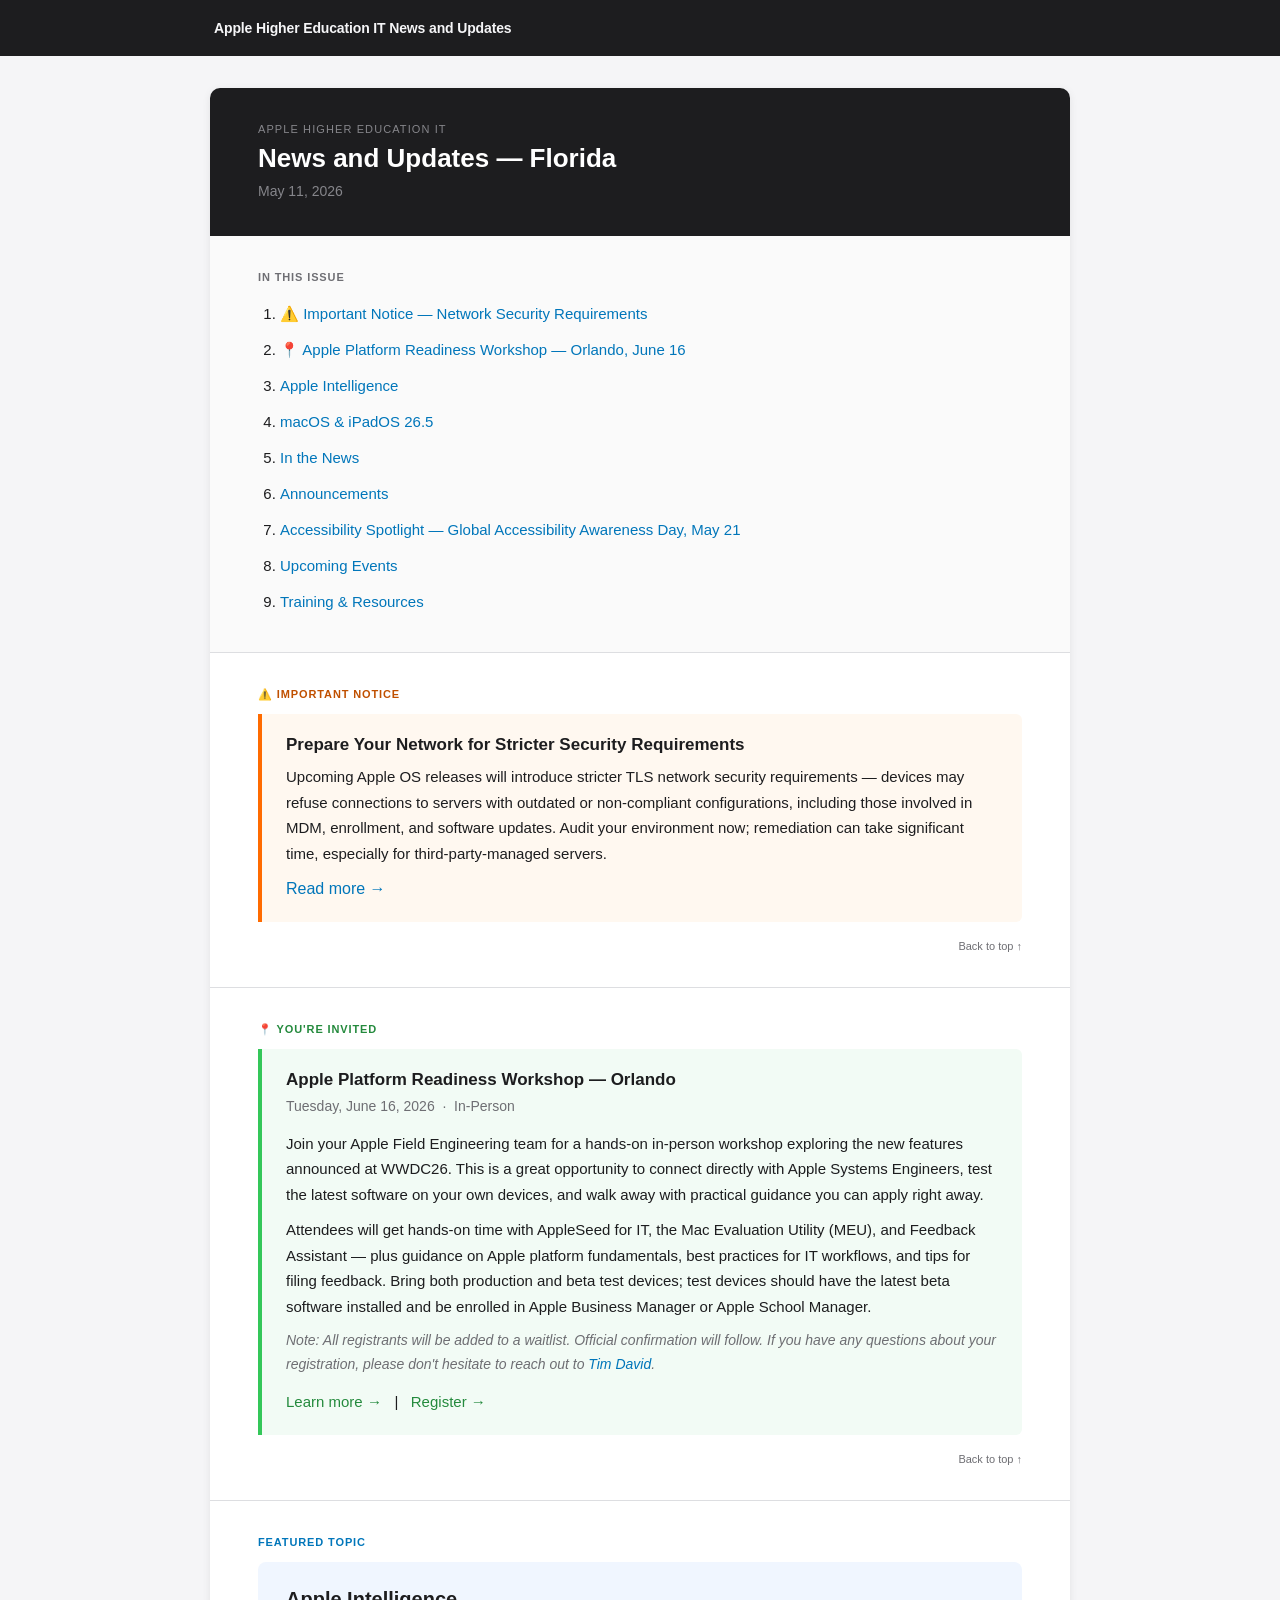
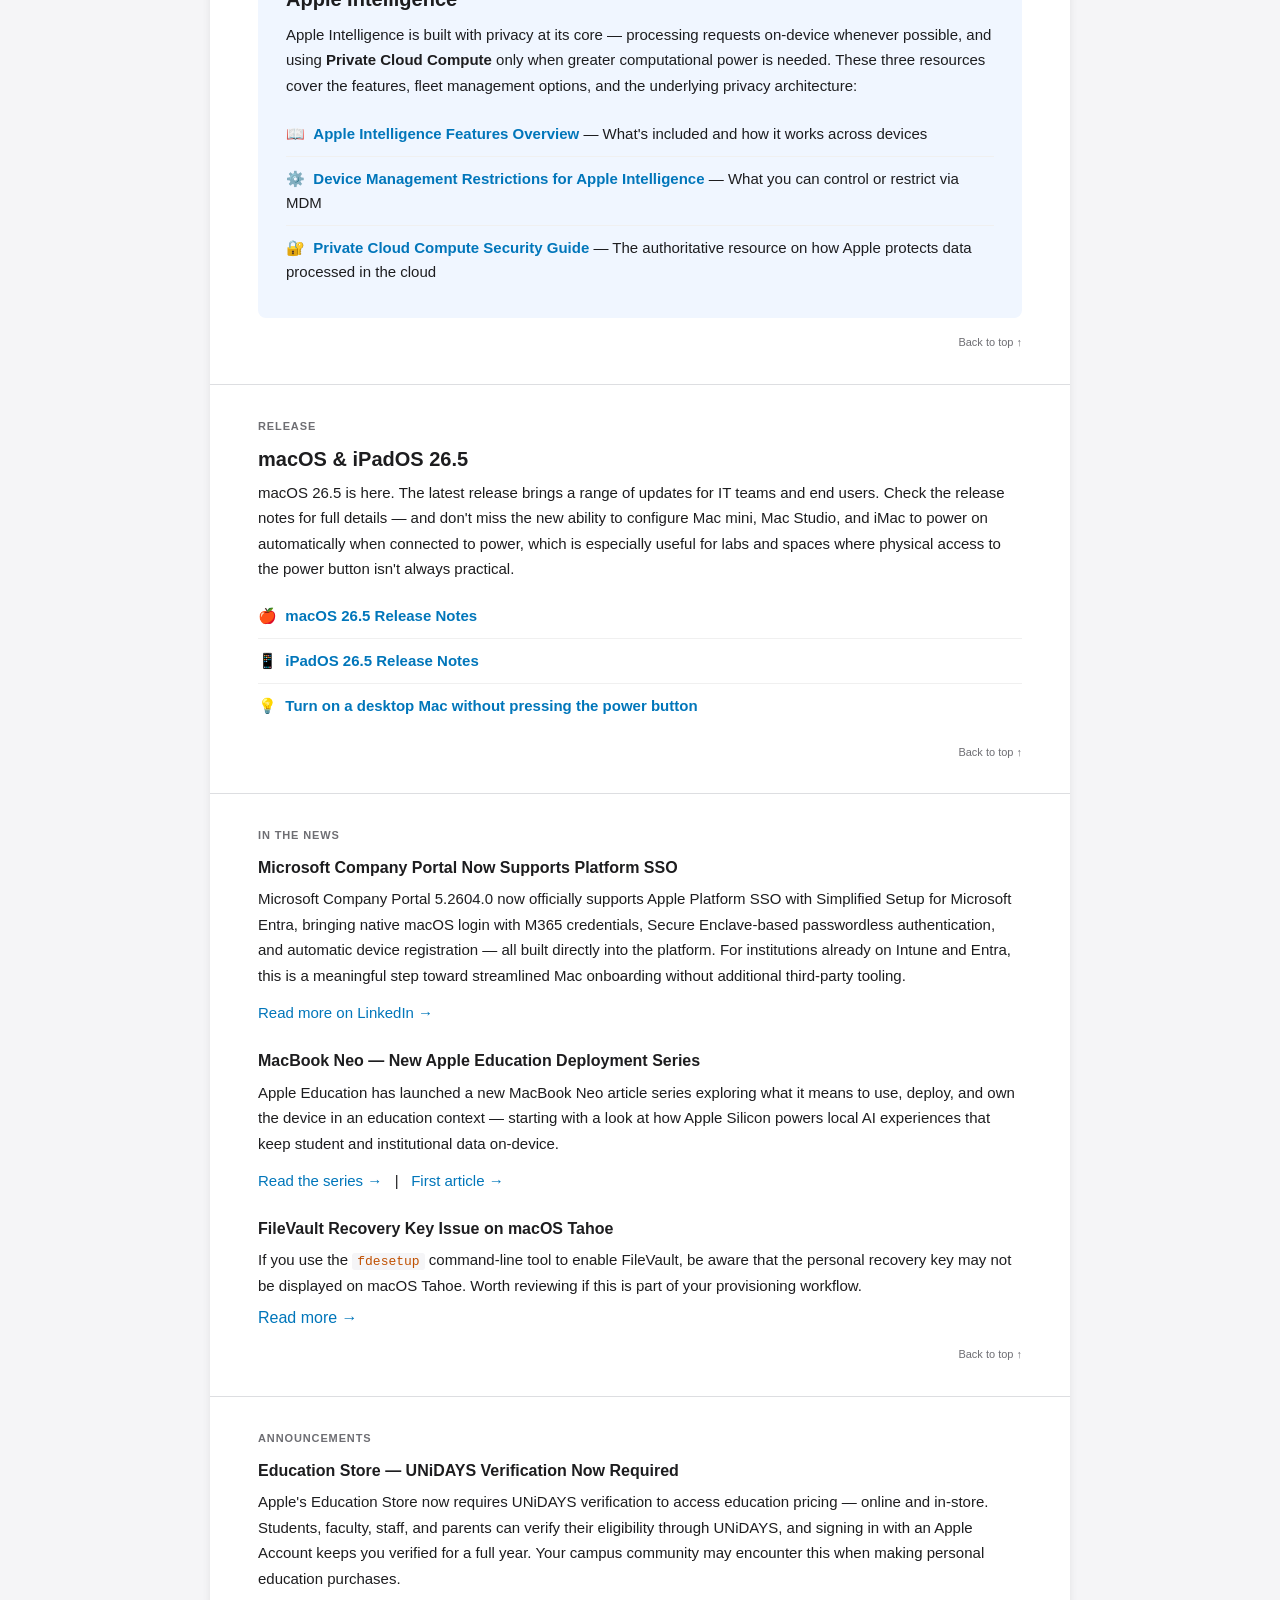
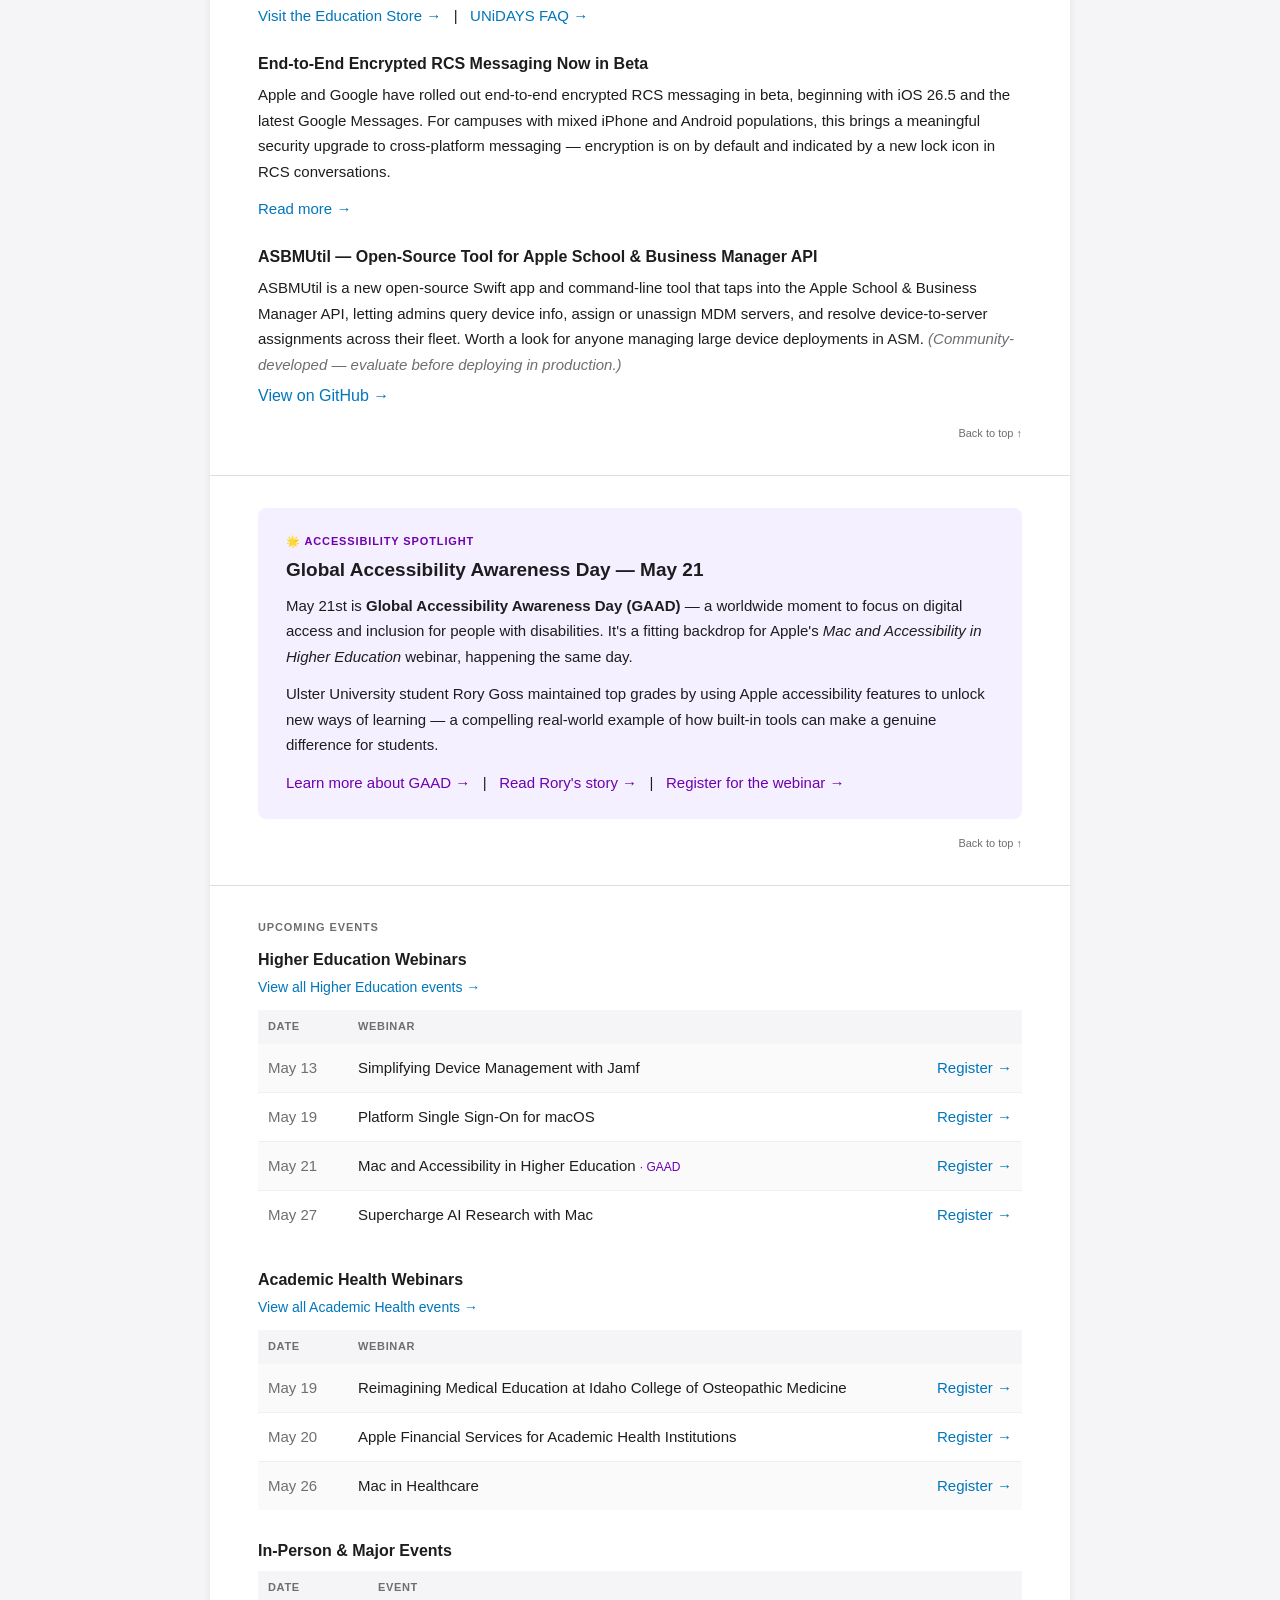
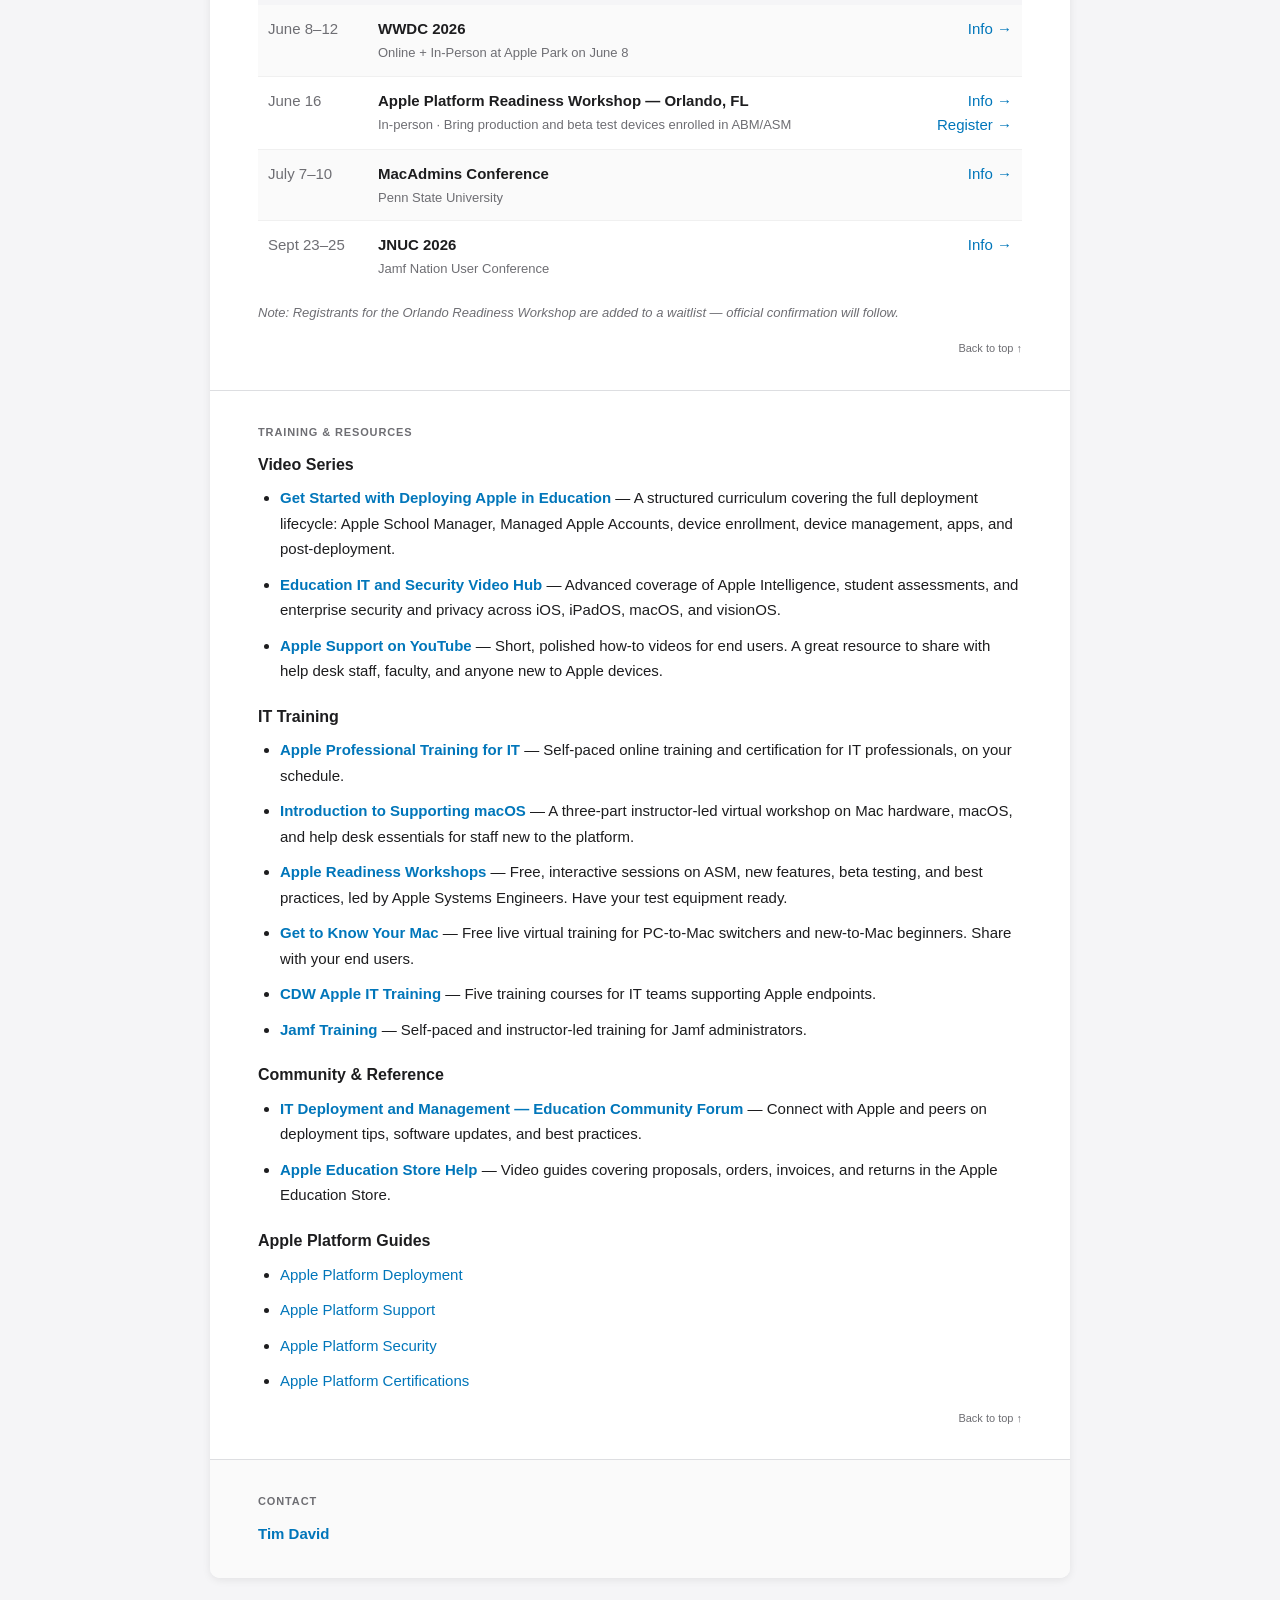
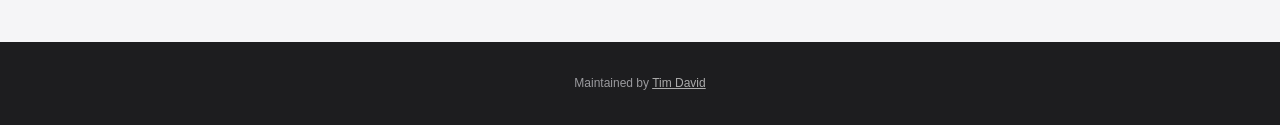
<file: hied_newsletter_may11_2026.html>
<!DOCTYPE html>
<html lang="en">
<head>
  <meta charset="UTF-8">
  <meta name="viewport" content="width=device-width, initial-scale=1.0">
  <title>Apple Higher Education IT News and Updates — Florida | May 11, 2026</title>
  <link rel="stylesheet" href="styles.css">
  <style>
    .container { max-width: 860px; margin: 32px auto; background: #ffffff; border-radius: 10px; overflow: hidden; box-shadow: 0 2px 8px rgba(0,0,0,0.08); }
    .section { padding: 32px 48px; }
    .label { font-size: 11px; letter-spacing: 0.08em; text-transform: uppercase; font-weight: 600; color: #6e6e73; margin: 0 0 10px; }
    hr { border: none; border-top: 1px solid #dddee1; margin: 0; }
    h2 { font-size: 20px; font-weight: 600; color: #1d1d1f; margin: 0 0 8px; line-height: 1.3; }
    h3 { font-size: 16px; font-weight: 600; color: #1d1d1f; margin: 0 0 6px; }
    p { margin: 0 0 12px; font-size: 15px; color: #1d1d1f; line-height: 1.7; }
    ul.resource-list { list-style: none; padding: 0; margin: 8px 0 0; }
    ul.resource-list li { padding: 10px 0; border-bottom: 1px solid #f0f0f0; font-size: 15px; line-height: 1.6; }
    ul.resource-list li:last-child { border-bottom: none; }
    ul.plain-list { padding-left: 22px; margin: 8px 0 0; }
    ul.plain-list li { margin-bottom: 10px; font-size: 15px; line-height: 1.7; }
    table.events-table { width: 100%; border-collapse: collapse; font-size: 15px; margin-top: 4px; }
    table.events-table th { padding: 8px 10px; background-color: #f5f5f7; font-size: 11px; font-weight: 600; text-transform: uppercase; letter-spacing: 0.06em; color: #6e6e73; text-align: left; }
    table.events-table td { padding: 12px 10px; border-bottom: 1px solid #f0f0f0; vertical-align: top; }
    table.events-table tr:last-child td { border-bottom: none; }
    table.events-table tr:nth-child(even) td { background-color: #fafafa; }
    .date-cell { color: #6e6e73; white-space: nowrap; width: 90px; }
    .register-cell { white-space: nowrap; width: 100px; text-align: right; }
    .notice-box { background-color: #fff8f0; border-left: 4px solid #ff6b00; padding: 20px 24px; border-radius: 0 6px 6px 0; }
    .ai-box { background-color: #f0f6ff; border-radius: 8px; padding: 24px 28px; }
    .accessibility-box { background-color: #f5f0ff; border-radius: 8px; padding: 24px 28px; }
    .sub-label { font-size: 13px; color: #6e6e73; margin: 2px 0 0; font-weight: normal; }
    .note-text { font-size: 13px; color: #6e6e73; font-style: italic; margin: 10px 0 0; }
    code { font-family: 'SF Mono', Menlo, monospace; background: #f5f5f7; padding: 1px 5px; border-radius: 3px; font-size: 13px; color: #c05000; }
    @media (max-width: 700px) {
      .container { margin: 0; border-radius: 0; box-shadow: none; }
      .section { padding: 24px 20px; }
    }
  </style>
</head>
<body>

  <!-- ═══════════════════════ SITE HEADER -->
  <header class="site-header" role="banner">
    <div class="site-header-inner">
      <a href="index.html" class="site-header-logo" aria-label="Apple Higher Education IT News and Updates — home">
        Apple Higher Education IT News and Updates
      </a>
    </div>
  </header>

  <div class="container" role="main">

    <!-- ═══════════════════════════════════════ HEADER -->
    <div id="top" style="background-color:#1d1d1f; padding:32px 48px;">
      <p style="margin:0 0 4px; font-size:11px; letter-spacing:0.1em; text-transform:uppercase; color:#86868b; font-weight:500;">Apple Higher Education IT</p>
      <h1 style="margin:0 0 6px; font-size:26px; font-weight:600; color:#ffffff; line-height:1.2;">News and Updates — Florida</h1>
      <p style="margin:0; font-size:14px; color:#86868b;">May 11, 2026</p>
    </div>

    <!-- ═══════════════════════════════════════ INDEX -->
    <nav class="section" style="background-color:#fafafa;" role="navigation" aria-label="Newsletter contents">
      <p class="label">In This Issue</p>
      <ol style="margin:0; padding-left:22px; line-height:2.4; font-size:15px;">
        <li><span aria-hidden="true">⚠️ </span><a href="#notice">Important Notice — Network Security Requirements</a></li>
        <li><span aria-hidden="true">📍 </span><a href="#readiness">Apple Platform Readiness Workshop — Orlando, June 16</a></li>
        <li><a href="#intelligence">Apple Intelligence</a></li>
        <li><a href="#macos">macOS &amp; iPadOS 26.5</a></li>
        <li><a href="#news">In the News</a></li>
        <li><a href="#announcements">Announcements</a></li>
        <li><a href="#accessibility">Accessibility Spotlight — Global Accessibility Awareness Day, May 21</a></li>
        <li><a href="#events">Upcoming Events</a></li>
        <li><a href="#training">Training &amp; Resources</a></li>
      </ol>
    </nav>
    <hr aria-hidden="true">

    <!-- ═══════════════════════════════════════ IMPORTANT NOTICE -->
    <div id="notice" class="section">
      <p class="label" style="color:#c05000;">⚠️ Important Notice</p>
      <div class="notice-box">
        <h2 style="font-size:17px; margin:0 0 8px;">Prepare Your Network for Stricter Security Requirements</h2>
        <p style="margin:0 0 10px;">Upcoming Apple OS releases will introduce stricter TLS network security requirements — devices may refuse connections to servers with outdated or non-compliant configurations, including those involved in MDM, enrollment, and software updates. Audit your environment now; remediation can take significant time, especially for third-party-managed servers.</p>
        <a href="https://support.apple.com/en-us/126655" aria-label="Read more about preparing your network for stricter TLS security requirements">Read more <span aria-hidden="true">→</span></a>
      </div>
      <a href="#top" class="back-to-top" aria-label="Back to top of newsletter" style="color:#6e6e73;">Back to top <span aria-hidden="true">↑</span></a>
    </div>
    <hr aria-hidden="true">

    <!-- ═══════════════════════════════════════ PLATFORM READINESS HIGHLIGHT -->
    <div id="readiness" class="section">
      <p class="label" style="color:#248a3d;">📍 You're Invited</p>
      <div style="background-color:#f2fbf5; border-left:4px solid #34c759; padding:20px 24px; border-radius:0 6px 6px 0;">
        <h2 style="font-size:17px; margin:0 0 4px;">Apple Platform Readiness Workshop — Orlando</h2>
        <p style="margin:0 0 12px; font-size:14px; font-weight:500; color:#6e6e73;">Tuesday, June 16, 2026 &nbsp;·&nbsp; In-Person</p>
        <p style="margin:0 0 10px;">Join your Apple Field Engineering team for a hands-on in-person workshop exploring the new features announced at WWDC26. This is a great opportunity to connect directly with Apple Systems Engineers, test the latest software on your own devices, and walk away with practical guidance you can apply right away.</p>
        <p style="margin:0 0 10px;">Attendees will get hands-on time with AppleSeed for IT, the Mac Evaluation Utility (MEU), and Feedback Assistant — plus guidance on Apple platform fundamentals, best practices for IT workflows, and tips for filing feedback. Bring both production and beta test devices; test devices should have the latest beta software installed and be enrolled in Apple Business Manager or Apple School Manager.</p>
        <p style="margin:0 0 12px; font-size:14px; color:#6e6e73; font-style:italic;">Note: All registrants will be added to a waitlist. Official confirmation will follow. If you have any questions about your registration, please don't hesitate to reach out to <a href="#" class="js-mailto" data-user="=QGd" data-domain="t92YuUGbwBXY" aria-label="Email Tim David">Tim David</a>.</p>
        <p style="margin:0;">
          <a href="https://events.apple.com/ms/series/xww6uj7woR0X9A3T8KQJS0RVdH60MurN7MAvJSY75sHQxWqaTEhMjEmalXqC7MMJuZhb5dzJ1P1nL0XaHhjOLztX6qVTaNqFY_njjpamZQfrSbMYEvTrVNGjlv2lvPagmo4uaak?a=1&Locale=en_US&l=e" style="color:#248a3d;" aria-label="Learn more about the Apple Platform Readiness Workshop in Orlando on June 16">Learn more <span aria-hidden="true">→</span></a>
          &nbsp;&nbsp;|&nbsp;&nbsp;
          <a href="https://events.apple.com/ms/xww6uj7woR0X9A3T8KQGRUZVdH60MurN7MAvJSY75sHQxWqaTEhMjEmalXqC7MMJuZhb5dzJ1P1nL0XaHhjOLztX6qVTaNqFY_njjpamZQfrSbMYEqI-LLbtv1qmeNbr5khAJOo/registration?a=1&Locale=en_US&l=e" style="color:#248a3d;" aria-label="Register for the Apple Platform Readiness Workshop in Orlando on June 16">Register <span aria-hidden="true">→</span></a>
        </p>
      </div>
      <a href="#top" class="back-to-top" aria-label="Back to top of newsletter" style="color:#6e6e73;">Back to top <span aria-hidden="true">↑</span></a>
    </div>
    <hr aria-hidden="true">

    <!-- ═══════════════════════════════════════ APPLE INTELLIGENCE -->
    <div id="intelligence" class="section">
      <p class="label" style="color:#0176ba;">Featured Topic</p>
      <div class="ai-box">
        <h2 style="margin:0 0 10px;">Apple Intelligence</h2>
        <p style="margin:0 0 14px;">Apple Intelligence is built with privacy at its core — processing requests on-device whenever possible, and using <strong>Private Cloud Compute</strong> only when greater computational power is needed. These three resources cover the features, fleet management options, and the underlying privacy architecture:</p>
        <ul class="resource-list">
          <li>📖 &nbsp;<a href="https://support.apple.com/en-us/121115"><strong>Apple Intelligence Features Overview</strong></a> — What's included and how it works across devices</li>
          <li>⚙️ &nbsp;<a href="https://support.apple.com/guide/deployment/review-device-management-restrictions-dep739685973/web"><strong>Device Management Restrictions for Apple Intelligence</strong></a> — What you can control or restrict via MDM</li>
          <li>🔐 &nbsp;<a href="https://security.apple.com/documentation/private-cloud-compute"><strong>Private Cloud Compute Security Guide</strong></a> — The authoritative resource on how Apple protects data processed in the cloud</li>
        </ul>
      </div>
      <a href="#top" class="back-to-top" aria-label="Back to top of newsletter" style="color:#6e6e73;">Back to top <span aria-hidden="true">↑</span></a>
    </div>
    <hr aria-hidden="true">

    <!-- ═══════════════════════════════════════ macOS & iPadOS 26.5 -->
    <div id="macos" class="section">
      <p class="label">Release</p>
      <h2>macOS &amp; iPadOS 26.5</h2>
      <p>macOS 26.5 is here. The latest release brings a range of updates for IT teams and end users. Check the release notes for full details — and don't miss the new ability to configure Mac mini, Mac Studio, and iMac to power on automatically when connected to power, which is especially useful for labs and spaces where physical access to the power button isn't always practical.</p>
      <ul class="resource-list">
        <li>🍎 &nbsp;<a href="https://developer.apple.com/documentation/macos-release-notes/macos-26_5-release-notes"><strong>macOS 26.5 Release Notes</strong></a></li>
        <li>📱 &nbsp;<a href="https://developer.apple.com/documentation/ios-ipados-release-notes/ios-ipados-26_5-release-notes"><strong>iPadOS 26.5 Release Notes</strong></a></li>
        <li>💡 &nbsp;<a href="https://support.apple.com/en-us/125517"><strong>Turn on a desktop Mac without pressing the power button</strong></a></li>
      </ul>
      <a href="#top" class="back-to-top" aria-label="Back to top of newsletter" style="color:#6e6e73;">Back to top <span aria-hidden="true">↑</span></a>
    </div>
    <hr aria-hidden="true">

    <!-- ═══════════════════════════════════════ IN THE NEWS -->
    <div id="news" class="section">
      <p class="label">In the News</p>

      <h3>Microsoft Company Portal Now Supports Platform SSO</h3>
      <p>Microsoft Company Portal 5.2604.0 now officially supports Apple Platform SSO with Simplified Setup for Microsoft Entra, bringing native macOS login with M365 credentials, Secure Enclave-based passwordless authentication, and automatic device registration — all built directly into the platform. For institutions already on Intune and Entra, this is a meaningful step toward streamlined Mac onboarding without additional third-party tooling.</p>
      <p style="margin:0 0 22px;">
        <a href="https://www.linkedin.com/posts/jeutie_finally-microsoft-company-portal-526040-share-7459552355106172929-uxcS/" aria-label="Read more on LinkedIn about Microsoft Company Portal Platform SSO support">Read more on LinkedIn <span aria-hidden="true">→</span></a>
      </p>

      <h3>MacBook Neo — New Apple Education Deployment Series</h3>
      <p>Apple Education has launched a new MacBook Neo article series exploring what it means to use, deploy, and own the device in an education context — starting with a look at how Apple Silicon powers local AI experiences that keep student and institutional data on-device.</p>
      <p style="margin:0 0 22px;">
        <a href="https://education.apple.com/tag/deployment-management" aria-label="Read the MacBook Neo Apple Education deployment series">Read the series <span aria-hidden="true">→</span></a>
        &nbsp;&nbsp;|&nbsp;&nbsp;
        <a href="https://education.apple.com/story/250015226" aria-label="Read the first article: Local AI with MacBook Neo for Higher Education">First article <span aria-hidden="true">→</span></a>
      </p>

      <h3>FileVault Recovery Key Issue on macOS Tahoe</h3>
      <p style="margin:0 0 6px;">If you use the <code>fdesetup</code> command-line tool to enable FileVault, be aware that the personal recovery key may not be displayed on macOS Tahoe. Worth reviewing if this is part of your provisioning workflow.</p>
      <a href="https://derflounder.wordpress.com/2026/05/07/turning-on-filevault-using-the-fdesetup-command-line-tool-may-not-include-displaying-the-personal-recovery-key-on-macos-tahoe/" aria-label="Read more about the FileVault fdesetup recovery key issue on macOS Tahoe">Read more <span aria-hidden="true">→</span></a>
      <a href="#top" class="back-to-top" aria-label="Back to top of newsletter" style="color:#6e6e73;">Back to top <span aria-hidden="true">↑</span></a>
    </div>
    <hr aria-hidden="true">

    <!-- ═══════════════════════════════════════ ANNOUNCEMENTS -->
    <div id="announcements" class="section">
      <p class="label">Announcements</p>

      <h3>Education Store — UNiDAYS Verification Now Required</h3>
      <p>Apple's Education Store now requires UNiDAYS verification to access education pricing — online and in-store. Students, faculty, staff, and parents can verify their eligibility through UNiDAYS, and signing in with an Apple Account keeps you verified for a full year. Your campus community may encounter this when making personal education purchases.</p>
      <p style="margin:0 0 22px;">
        <a href="https://www.apple.com/us-edu/store" aria-label="Visit the Apple Education Store">Visit the Education Store <span aria-hidden="true">→</span></a>
        &nbsp;&nbsp;|&nbsp;&nbsp;
        <a href="https://www.myunidays.com/US/en-US/support/Apple/apple-education-faq" aria-label="View the UNiDAYS Apple Education FAQ">UNiDAYS FAQ <span aria-hidden="true">→</span></a>
      </p>

      <h3>End-to-End Encrypted RCS Messaging Now in Beta</h3>
      <p>Apple and Google have rolled out end-to-end encrypted RCS messaging in beta, beginning with iOS 26.5 and the latest Google Messages. For campuses with mixed iPhone and Android populations, this brings a meaningful security upgrade to cross-platform messaging — encryption is on by default and indicated by a new lock icon in RCS conversations.</p>
      <p style="margin:0 0 22px;">
        <a href="https://www.apple.com/newsroom/2026/05/end-to-end-encrypted-rcs-messaging-begins-rolling-out-today-in-beta/" aria-label="Read more about end-to-end encrypted RCS messaging on Apple Newsroom">Read more <span aria-hidden="true">→</span></a>
      </p>

      <h3>ASBMUtil — Open-Source Tool for Apple School &amp; Business Manager API</h3>
      <p style="margin:0 0 6px;">ASBMUtil is a new open-source Swift app and command-line tool that taps into the Apple School &amp; Business Manager API, letting admins query device info, assign or unassign MDM servers, and resolve device-to-server assignments across their fleet. Worth a look for anyone managing large device deployments in ASM. <em style="color:#6e6e73;">(Community-developed — evaluate before deploying in production.)</em></p>
      <a href="https://github.com/rodchristiansen/asbmutil" aria-label="View ASBMUtil on GitHub">View on GitHub <span aria-hidden="true">→</span></a>
      <a href="#top" class="back-to-top" aria-label="Back to top of newsletter" style="color:#6e6e73;">Back to top <span aria-hidden="true">↑</span></a>
    </div>
    <hr aria-hidden="true">

    <!-- ═══════════════════════════════════════ ACCESSIBILITY SPOTLIGHT -->
    <div id="accessibility" class="section">
      <div class="accessibility-box">
        <p class="label" style="color:#6e00b0; margin:0 0 8px;">🌟 Accessibility Spotlight</p>
        <h2 style="margin:0 0 10px; font-size:19px;">Global Accessibility Awareness Day — May 21</h2>
        <p>May 21st is <strong>Global Accessibility Awareness Day (GAAD)</strong> — a worldwide moment to focus on digital access and inclusion for people with disabilities. It's a fitting backdrop for Apple's <em>Mac and Accessibility in Higher Education</em> webinar, happening the same day.</p>
        <p>Ulster University student Rory Goss maintained top grades by using Apple accessibility features to unlock new ways of learning — a compelling real-world example of how built-in tools can make a genuine difference for students.</p>
        <p style="margin:0;">
          <a href="https://accessibility.day" style="color:#6e00b0;">Learn more about GAAD <span aria-hidden="true">→</span></a>
          &nbsp;&nbsp;|&nbsp;&nbsp;
          <a href="https://www.apple.com/education/college-students/success-stories/goss/" style="color:#6e00b0;">Read Rory's story <span aria-hidden="true">→</span></a>
          &nbsp;&nbsp;|&nbsp;&nbsp;
          <a href="https://s.apple.com/dW1Q5u8ME4" style="color:#6e00b0;" aria-label="Register for the Mac and Accessibility in Higher Education webinar on May 21">Register for the webinar <span aria-hidden="true">→</span></a>
        </p>
      </div>
      <a href="#top" class="back-to-top" aria-label="Back to top of newsletter" style="color:#6e6e73;">Back to top <span aria-hidden="true">↑</span></a>
    </div>
    <hr aria-hidden="true">

    <!-- ═══════════════════════════════════════ UPCOMING EVENTS -->
    <div id="events" class="section">
      <p class="label">Upcoming Events</p>

      <h3 style="margin:0 0 4px;">Higher Education Webinars</h3>
      <p style="margin:0 0 10px; font-size:14px; color:#6e6e73;"><a href="https://apple.co/hiedevents" aria-label="View all Higher Education events on Apple's event page">View all Higher Education events <span aria-hidden="true">→</span></a></p>
      <table class="events-table" aria-label="Higher Education Webinars schedule">
        <tr>
          <th scope="col" class="date-cell">Date</th>
          <th scope="col">Webinar</th>
          <th scope="col" class="register-cell"><span class="sr-only">Registration</span></th>
        </tr>
        <tr>
          <td class="date-cell">May 13</td>
          <td>Simplifying Device Management with Jamf</td>
          <td class="register-cell"><a href="https://s.apple.com/dT9G1Y6Sr9" aria-label="Register for the Simplifying Device Management with Jamf webinar on May 13">Register <span aria-hidden="true">→</span></a></td>
        </tr>
        <tr>
          <td class="date-cell">May 19</td>
          <td>Platform Single Sign-On for macOS</td>
          <td class="register-cell"><a href="https://s.apple.com/dk4k6B7PU4" aria-label="Register for the Platform Single Sign-On for macOS webinar on May 19">Register <span aria-hidden="true">→</span></a></td>
        </tr>
        <tr>
          <td class="date-cell">May 21</td>
          <td>Mac and Accessibility in Higher Education <span style="font-size:12px; color:#6e00b0; font-weight:500;">· GAAD</span></td>
          <td class="register-cell"><a href="https://s.apple.com/dW1Q5u8ME4" aria-label="Register for the Mac and Accessibility in Higher Education webinar on May 21">Register <span aria-hidden="true">→</span></a></td>
        </tr>
        <tr>
          <td class="date-cell">May 27</td>
          <td>Supercharge AI Research with Mac</td>
          <td class="register-cell"><a href="https://s.apple.com/dJ1f5X8oF5" aria-label="Register for the Supercharge AI Research with Mac webinar on May 27">Register <span aria-hidden="true">→</span></a></td>
        </tr>
      </table>

      <h3 style="margin:28px 0 4px;">Academic Health Webinars</h3>
      <p style="margin:0 0 10px; font-size:14px; color:#6e6e73;"><a href="https://apple.co/academichealthevents" aria-label="View all Academic Health events on Apple's event page">View all Academic Health events <span aria-hidden="true">→</span></a></p>
      <table class="events-table" aria-label="Academic Health Webinars schedule">
        <tr>
          <th scope="col" class="date-cell">Date</th>
          <th scope="col">Webinar</th>
          <th scope="col" class="register-cell"><span class="sr-only">Registration</span></th>
        </tr>
        <tr>
          <td class="date-cell">May 19</td>
          <td>Reimagining Medical Education at Idaho College of Osteopathic Medicine</td>
          <td class="register-cell"><a href="https://s.apple.com/dj4t8v6vv7" aria-label="Register for the Reimagining Medical Education webinar on May 19">Register <span aria-hidden="true">→</span></a></td>
        </tr>
        <tr>
          <td class="date-cell">May 20</td>
          <td>Apple Financial Services for Academic Health Institutions</td>
          <td class="register-cell"><a href="https://s.apple.com/dr8x9U3io1" aria-label="Register for the Apple Financial Services for Academic Health Institutions webinar on May 20">Register <span aria-hidden="true">→</span></a></td>
        </tr>
        <tr>
          <td class="date-cell">May 26</td>
          <td>Mac in Healthcare</td>
          <td class="register-cell"><a href="https://s.apple.com/dk1i0W6pY2" aria-label="Register for the Mac in Healthcare webinar on May 26">Register <span aria-hidden="true">→</span></a></td>
        </tr>
      </table>

      <h3 style="margin:28px 0 4px;">In-Person &amp; Major Events</h3>
      <table class="events-table" style="margin-top:8px;" aria-label="In-person and major events schedule">
        <tr>
          <th scope="col" style="width:110px;">Date</th>
          <th scope="col">Event</th>
          <th scope="col" class="register-cell"><span class="sr-only">Links</span></th>
        </tr>
        <tr>
          <td class="date-cell">June 8–12</td>
          <td>
            <strong>WWDC 2026</strong>
            <div class="sub-label">Online + In-Person at Apple Park on June 8</div>
          </td>
          <td class="register-cell"><a href="https://developer.apple.com/wwdc26/" aria-label="Learn more about WWDC 2026">Info <span aria-hidden="true">→</span></a></td>
        </tr>
        <tr>
          <td class="date-cell">June 16</td>
          <td>
            <strong>Apple Platform Readiness Workshop — Orlando, FL</strong>
            <div class="sub-label">In-person · Bring production and beta test devices enrolled in ABM/ASM</div>
          </td>
          <td class="register-cell" style="white-space:nowrap;">
            <a href="https://events.apple.com/ms/series/xww6uj7woR0X9A3T8KQJS0RVdH60MurN7MAvJSY75sHQxWqaTEhMjEmalXqC7MMJuZhb5dzJ1P1nL0XaHhjOLztX6qVTaNqFY_njjpamZQfrSbMYEvTrVNGjlv2lvPagmo4uaak?a=1&Locale=en_US&l=e" aria-label="Learn more about the Apple Platform Readiness Workshop in Orlando">Info <span aria-hidden="true">→</span></a><br>
            <a href="https://events.apple.com/ms/xww6uj7woR0X9A3T8KQGRUZVdH60MurN7MAvJSY75sHQxWqaTEhMjEmalXqC7MMJuZhb5dzJ1P1nL0XaHhjOLztX6qVTaNqFY_njjpamZQfrSbMYEqI-LLbtv1qmeNbr5khAJOo/registration?a=1&Locale=en_US&l=e" aria-label="Register for the Apple Platform Readiness Workshop in Orlando on June 16">Register <span aria-hidden="true">→</span></a>
          </td>
        </tr>
        <tr>
          <td class="date-cell">July 7–10</td>
          <td>
            <strong>MacAdmins Conference</strong>
            <div class="sub-label">Penn State University</div>
          </td>
          <td class="register-cell"><a href="https://macadmins.psu.edu" aria-label="Learn more about MacAdmins Conference 2026 at Penn State">Info <span aria-hidden="true">→</span></a></td>
        </tr>
        <tr>
          <td class="date-cell">Sept 23–25</td>
          <td>
            <strong>JNUC 2026</strong>
            <div class="sub-label">Jamf Nation User Conference</div>
          </td>
          <td class="register-cell"><a href="https://www.jamf.com/events/jamf-nation-user-conference/2026/overview/" aria-label="Learn more about JNUC 2026 Jamf Nation User Conference">Info <span aria-hidden="true">→</span></a></td>
        </tr>
      </table>
      <p class="note-text">Note: Registrants for the Orlando Readiness Workshop are added to a waitlist — official confirmation will follow.</p>
      <a href="#top" class="back-to-top" aria-label="Back to top of newsletter" style="color:#6e6e73;">Back to top <span aria-hidden="true">↑</span></a>
    </div>
    <hr aria-hidden="true">

    <!-- ═══════════════════════════════════════ TRAINING & RESOURCES -->
    <div id="training" class="section">
      <p class="label">Training &amp; Resources</p>

      <h3 style="margin:0 0 8px;">Video Series</h3>
      <ul class="plain-list">
        <li><a href="http://apple.co/GetStartedEDU"><strong>Get Started with Deploying Apple in Education</strong></a> — A structured curriculum covering the full deployment lifecycle: Apple School Manager, Managed Apple Accounts, device enrollment, device management, apps, and post-deployment.</li>
        <li><a href="https://events.apple.com/ms/xww6uj7woR0X9A3S9KEGRk5VdH60MurN7MAvJSY75sHQxWqaTEhMjEmalXqC7MMJuZhb5crV2eh2OE_FA2irXhcGlvVfbeOSca2wjYDoLAT3OdXGBGvugvHJzT9AxNuJfw/overview?a=1&Locale=en_US&l=e"><strong>Education IT and Security Video Hub</strong></a> — Advanced coverage of Apple Intelligence, student assessments, and enterprise security and privacy across iOS, iPadOS, macOS, and visionOS.</li>
        <li><a href="https://www.youtube.com/@AppleSupport"><strong>Apple Support on YouTube</strong></a> — Short, polished how-to videos for end users. A great resource to share with help desk staff, faculty, and anyone new to Apple devices.</li>
      </ul>

      <h3 style="margin:20px 0 8px;">IT Training</h3>
      <ul class="plain-list">
        <li><a href="https://training.apple.com/it"><strong>Apple Professional Training for IT</strong></a> — Self-paced online training and certification for IT professionals, on your schedule.</li>
        <li><a href="http://apple.co/techskills"><strong>Introduction to Supporting macOS</strong></a> — A three-part instructor-led virtual workshop on Mac hardware, macOS, and help desk essentials for staff new to the platform.</li>
        <li><a href="http://apple.co/readiness"><strong>Apple Readiness Workshops</strong></a> — Free, interactive sessions on ASM, new features, beta testing, and best practices, led by Apple Systems Engineers. Have your test equipment ready.</li>
        <li><a href="http://apple.co/macskills"><strong>Get to Know Your Mac</strong></a> — Free live virtual training for PC-to-Mac switchers and new-to-Mac beginners. Share with your end users.</li>
        <li><a href="https://www.cdw.com/content/cdw/en/solutions/cybersecurity/training/courses.html#catalogue/TGVhcm5pbmdDYXRlZ29yeTo0Nw==/"><strong>CDW Apple IT Training</strong></a> — Five training courses for IT teams supporting Apple endpoints.</li>
        <li><a href="https://www.jamf.com/training/"><strong>Jamf Training</strong></a> — Self-paced and instructor-led training for Jamf administrators.</li>
      </ul>

      <h3 style="margin:20px 0 8px;">Community &amp; Reference</h3>
      <ul class="plain-list">
        <li><a href="https://education.apple.com/forum/deployment-and-management"><strong>IT Deployment and Management — Education Community Forum</strong></a> — Connect with Apple and peers on deployment tips, software updates, and best practices.</li>
        <li><a href="http://apple.co/edustorehelp"><strong>Apple Education Store Help</strong></a> — Video guides covering proposals, orders, invoices, and returns in the Apple Education Store.</li>
      </ul>

      <h3 style="margin:20px 0 8px;">Apple Platform Guides</h3>
      <ul class="plain-list">
        <li><a href="https://support.apple.com/guide/deployment/intro-to-apple-platform-deployment-dep2c1b2a43a/1/web/1.0">Apple Platform Deployment</a></li>
        <li><a href="https://support.apple.com/guide/platform-support/welcome/web">Apple Platform Support</a></li>
        <li><a href="https://support.apple.com/guide/security/intro-to-apple-platform-security-seccd5016d31/web">Apple Platform Security</a></li>
        <li><a href="https://support.apple.com/guide/certifications/intro-to-apple-security-assurance-apc3cea61877b/web">Apple Platform Certifications</a></li>
      </ul>
      <a href="#top" class="back-to-top" aria-label="Back to top of newsletter" style="color:#6e6e73;">Back to top <span aria-hidden="true">↑</span></a>
    </div>
    <hr aria-hidden="true">

    <!-- ═══════════════════════════════════════ CONTACT -->
    <div class="section" style="background-color:#fafafa;">
      <p class="label">Contact</p>
      <p style="margin:0;"><strong><a href="#" class="js-mailto" data-user="=QGd" data-domain="t92YuUGbwBXY" aria-label="Email Tim David">Tim David</a></strong></p>
    </div>

  </div><!-- end .container -->

  <!-- ═══════════════════════ SITE FOOTER -->
  <footer class="site-footer" role="contentinfo">
    <div class="site-footer-inner">
      <p>Maintained by <a href="#" class="js-mailto" data-user="=QGd" data-domain="t92YuUGbwBXY" aria-label="Email Tim David">Tim David</a></p>
    </div>
  </footer>

  <!-- Email obfuscation: reconstructs mailto: links at runtime from base64-encoded, reversed parts. -->
  <script>
  (function () {
    function decode(str) {
      return atob(str.split('').reverse().join(''));
    }
    var links = document.querySelectorAll('.js-mailto');
    for (var i = 0; i < links.length; i++) {
      var el = links[i];
      var user = decode(el.getAttribute('data-user'));
      var domain = decode(el.getAttribute('data-domain'));
      var params = el.getAttribute('data-params');
      var href = 'mailto:' + user + '@' + domain;
      if (params) { href += '?' + params; }
      el.setAttribute('href', href);
    }
  })();
  </script>

</body>
</html>
</file>
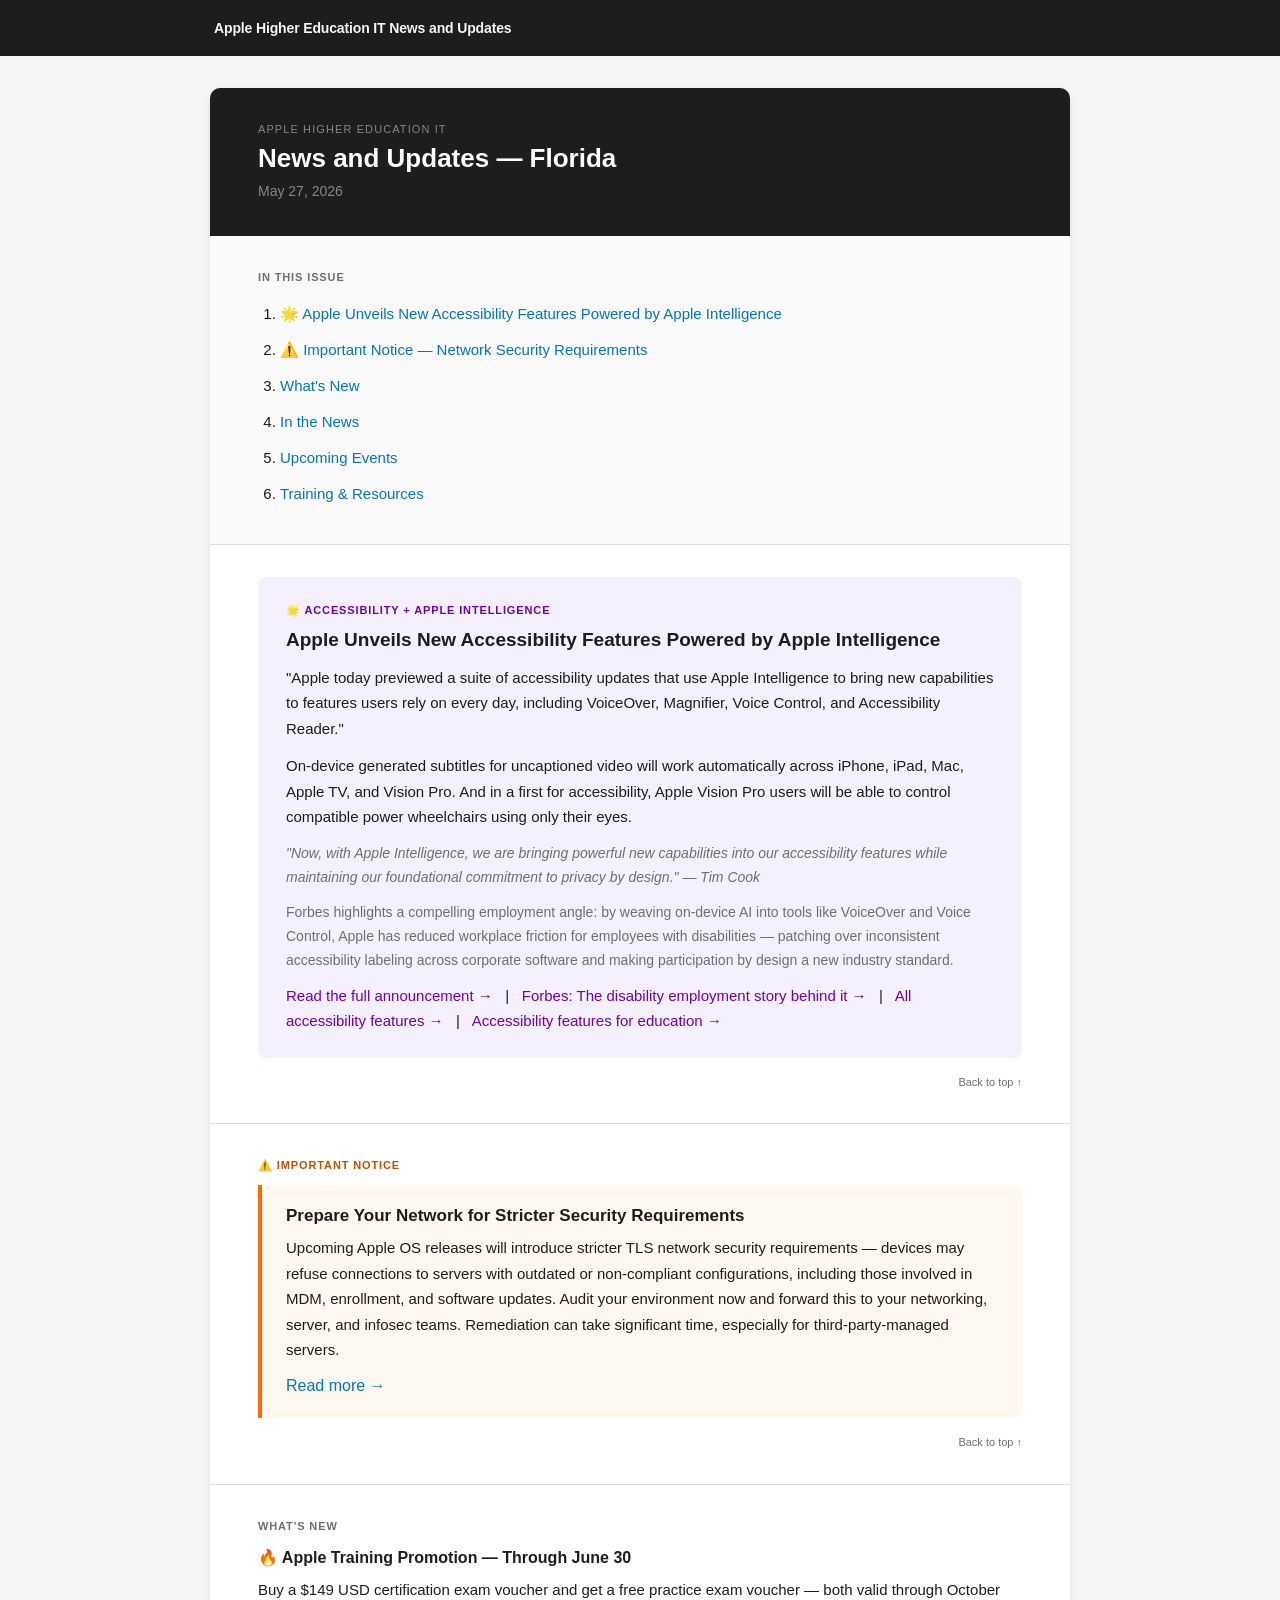
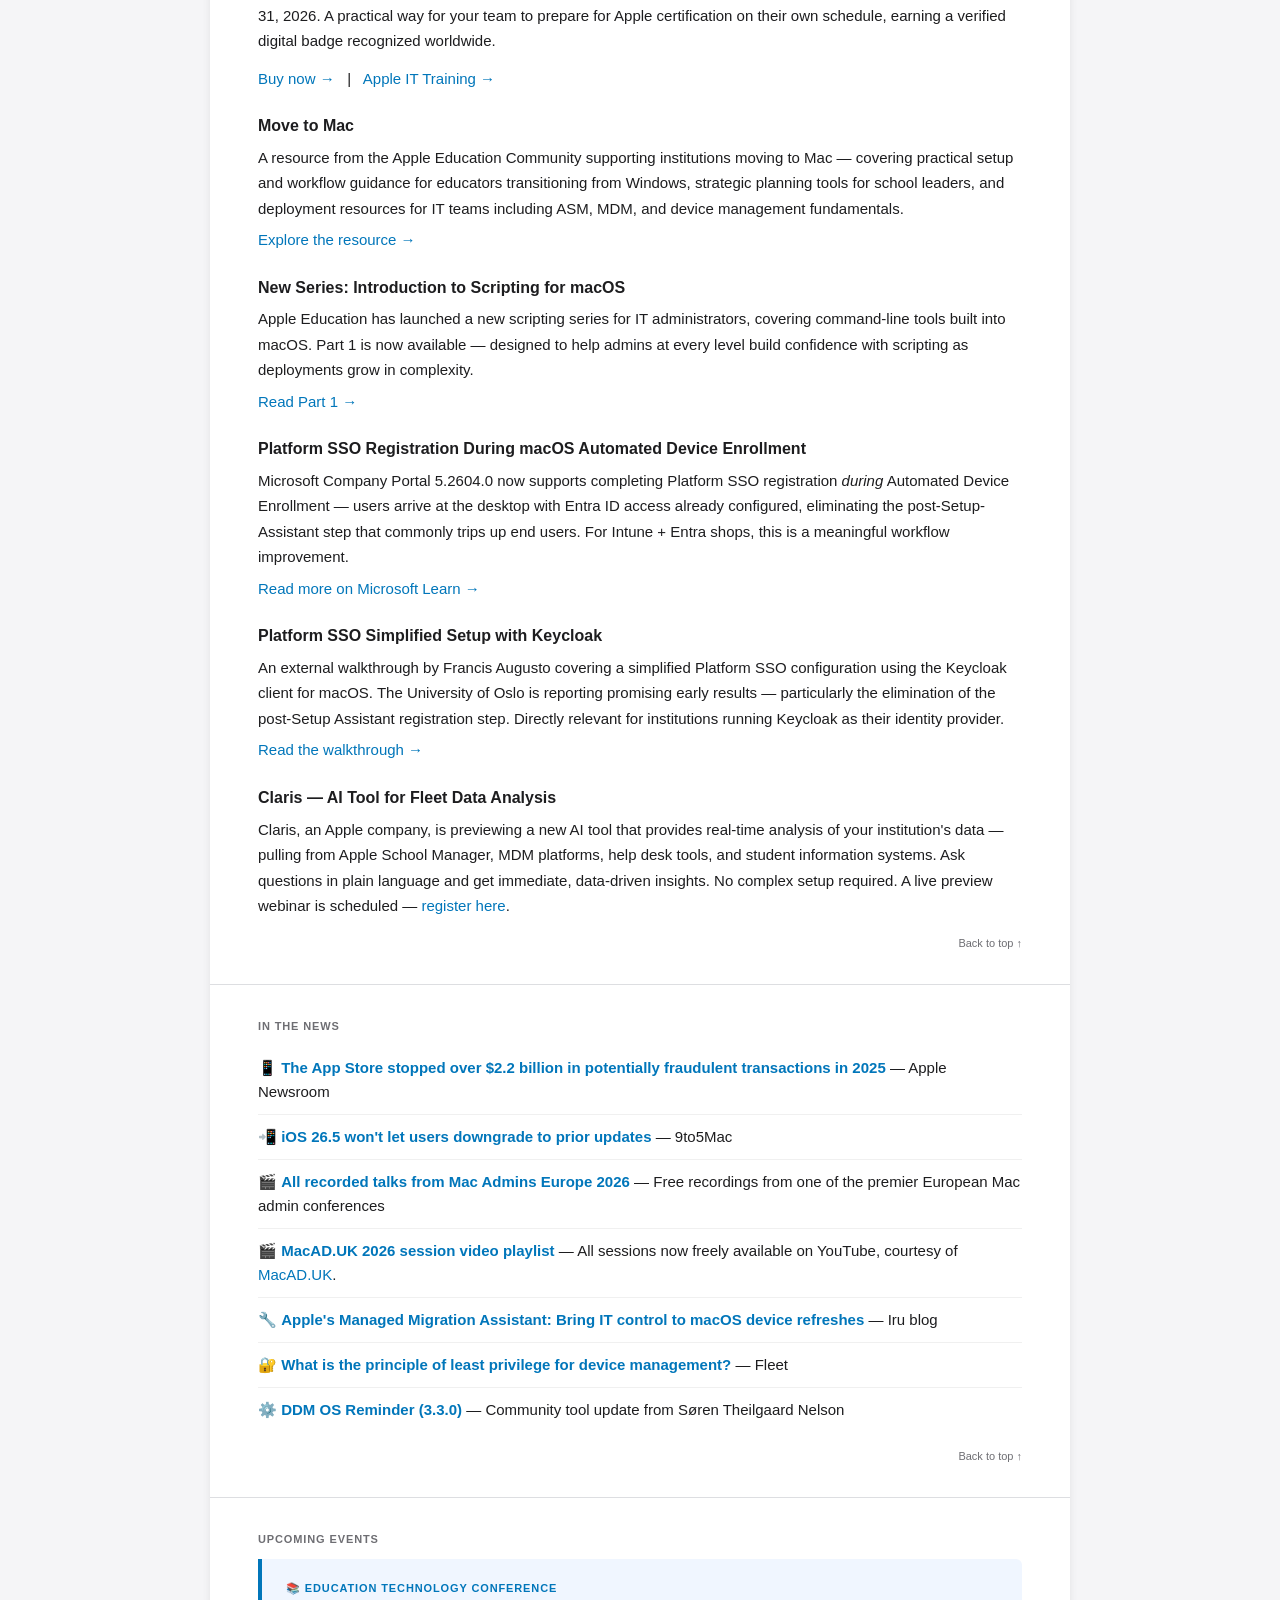
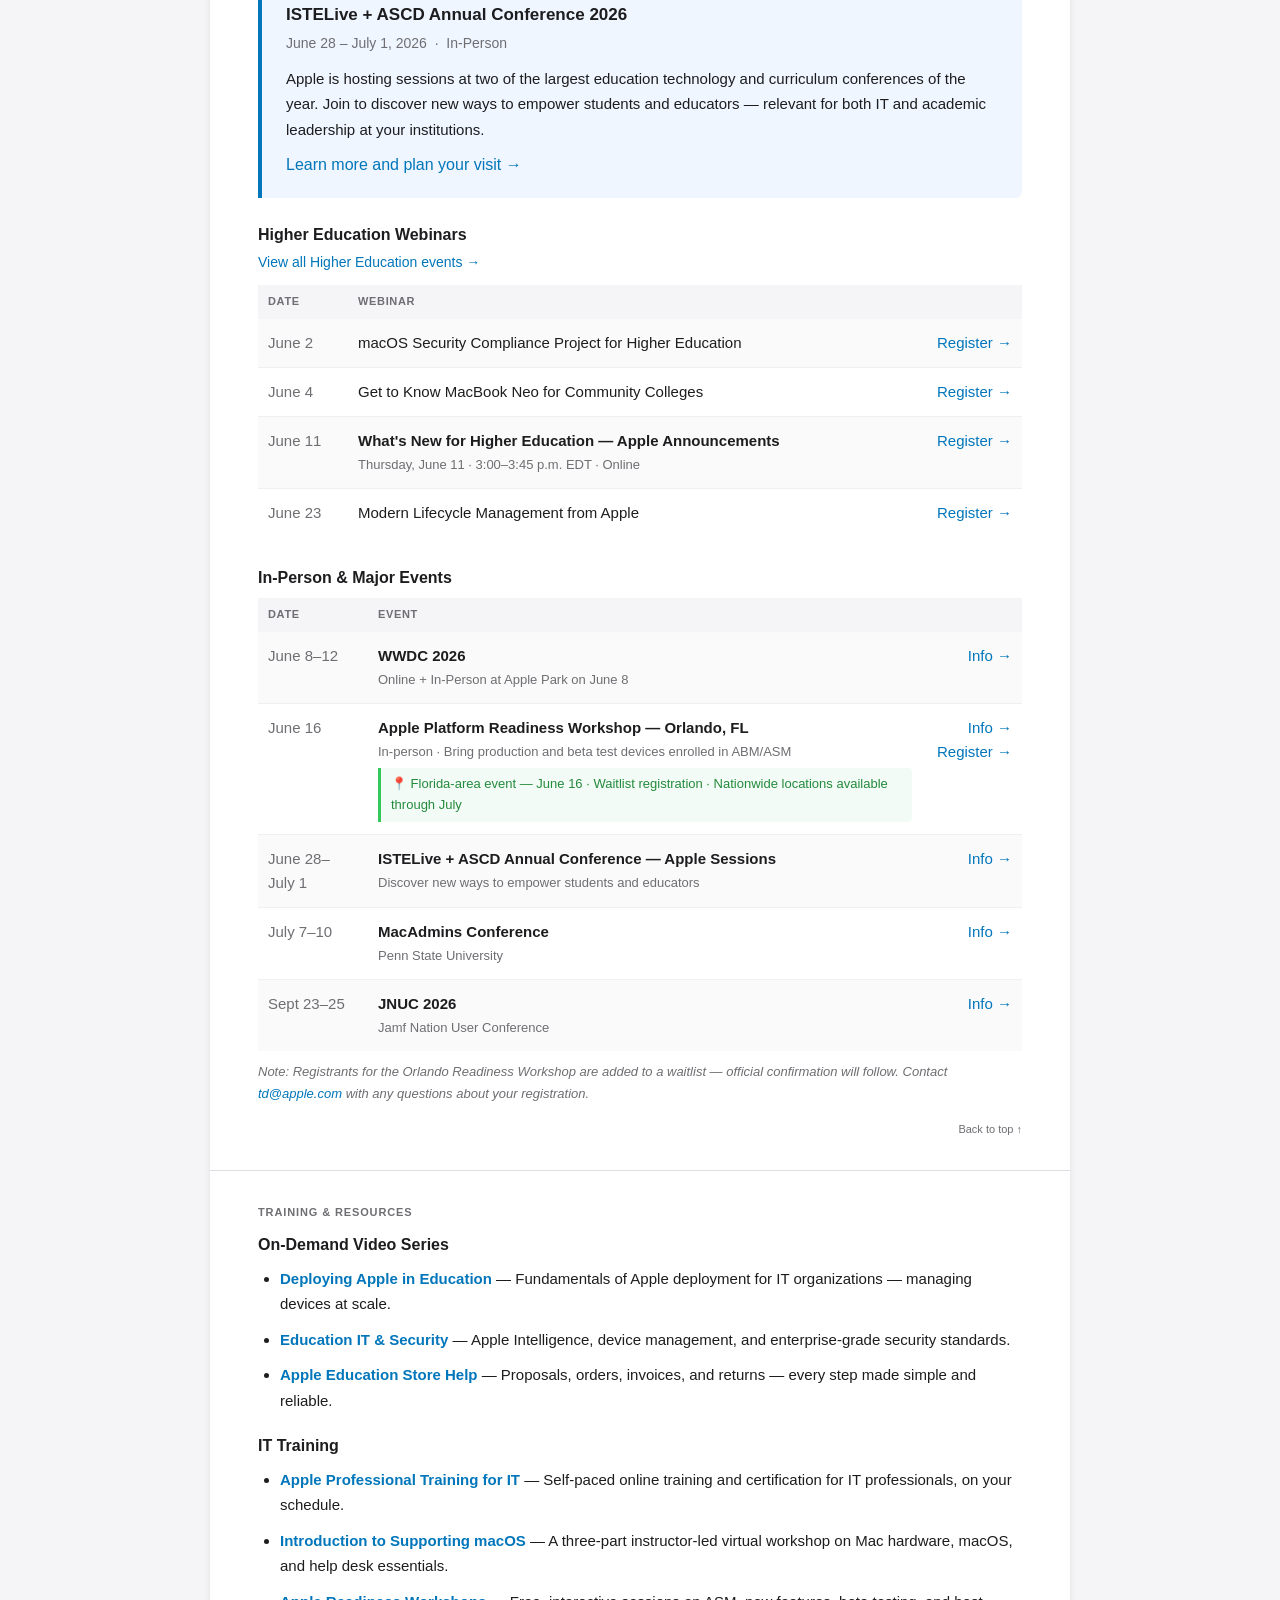
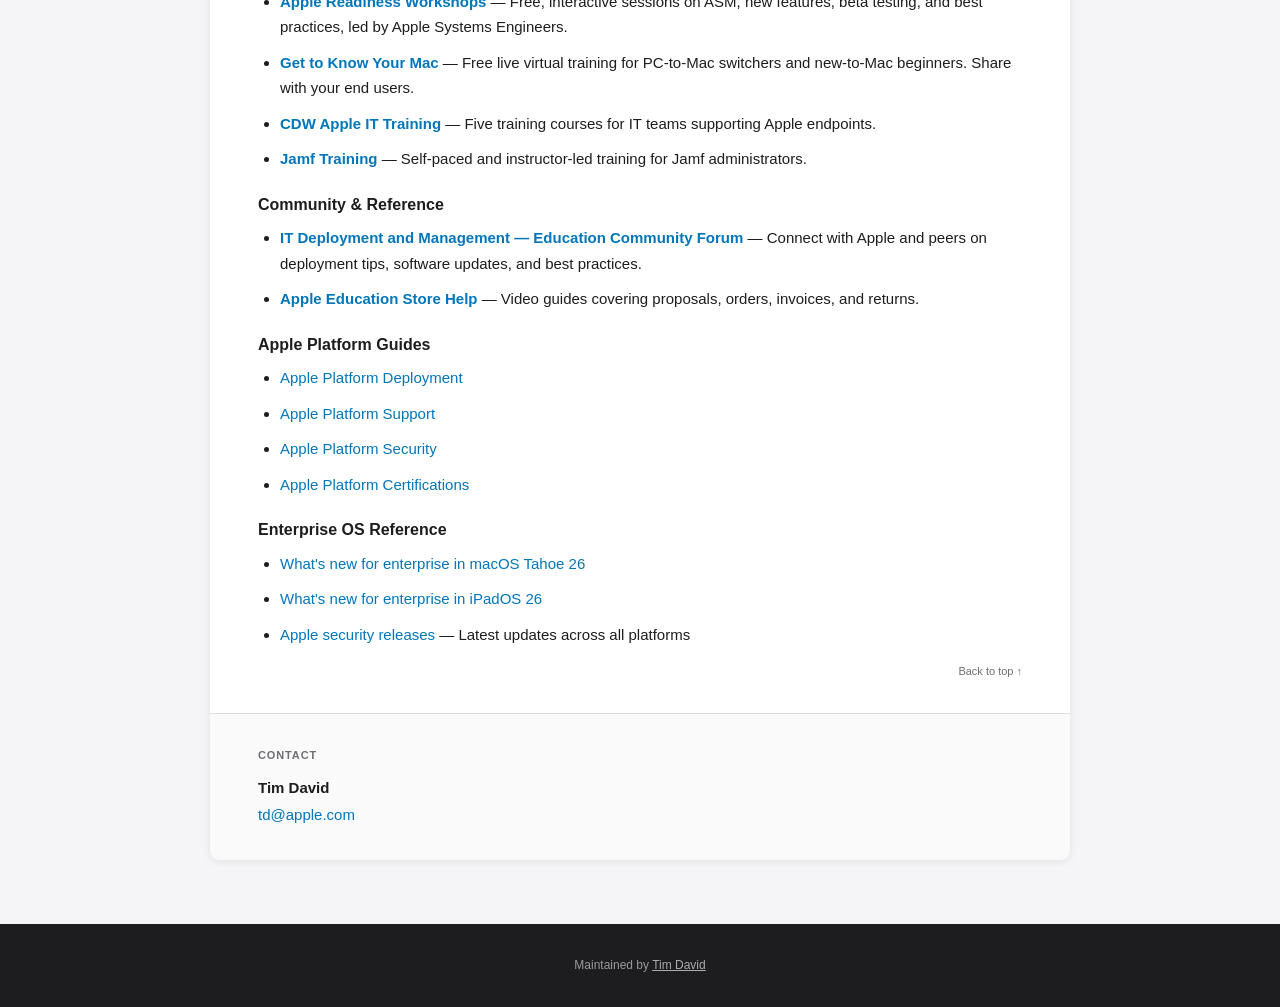
<file: hied_newsletter_may2026.html>
<!DOCTYPE html>
<html lang="en">
<head>
  <meta charset="UTF-8">
  <meta name="viewport" content="width=device-width, initial-scale=1.0">
  <title>Apple Higher Education IT News and Updates — Florida | May 27, 2026</title>
  <link rel="stylesheet" href="styles.css">
  <style>
    .container { max-width: 860px; margin: 32px auto; background: #ffffff; border-radius: 10px; overflow: hidden; box-shadow: 0 2px 8px rgba(0,0,0,0.08); }
    .section { padding: 32px 48px; }
    .label { font-size: 11px; letter-spacing: 0.08em; text-transform: uppercase; font-weight: 600; color: #6e6e73; margin: 0 0 10px; }
    hr { border: none; border-top: 1px solid #dddee1; margin: 0; }
    h2 { font-size: 20px; font-weight: 600; color: #1d1d1f; margin: 0 0 8px; line-height: 1.3; }
    h3 { font-size: 16px; font-weight: 600; color: #1d1d1f; margin: 0 0 6px; }
    p { margin: 0 0 12px; font-size: 15px; color: #1d1d1f; line-height: 1.7; }
    ul.resource-list { list-style: none; padding: 0; margin: 8px 0 0; }
    ul.resource-list li { padding: 10px 0; border-bottom: 1px solid #f0f0f0; font-size: 15px; line-height: 1.6; }
    ul.resource-list li:last-child { border-bottom: none; }
    ul.plain-list { padding-left: 22px; margin: 8px 0 0; }
    ul.plain-list li { margin-bottom: 10px; font-size: 15px; line-height: 1.7; }
    table.events-table { width: 100%; border-collapse: collapse; font-size: 15px; margin-top: 4px; }
    table.events-table th { padding: 8px 10px; background-color: #f5f5f7; font-size: 11px; font-weight: 600; text-transform: uppercase; letter-spacing: 0.06em; color: #6e6e73; text-align: left; }
    table.events-table td { padding: 12px 10px; border-bottom: 1px solid #f0f0f0; vertical-align: top; }
    table.events-table tr:last-child td { border-bottom: none; }
    table.events-table tr:nth-child(even) td { background-color: #fafafa; }
    .date-cell { color: #6e6e73; white-space: nowrap; width: 90px; }
    .register-cell { white-space: nowrap; width: 100px; text-align: right; }
    .notice-box { background-color: #fff8f0; border-left: 4px solid #ff6b00; padding: 20px 24px; border-radius: 0 6px 6px 0; }
    .accessibility-box { background-color: #f5f0ff; border-radius: 8px; padding: 24px 28px; }
    .iste-box { background-color: #f0f6ff; border-left: 4px solid #0176ba; padding: 20px 24px; border-radius: 0 6px 6px 0; }
    .sub-label { font-size: 13px; color: #6e6e73; margin: 2px 0 0; font-weight: normal; }
    .note-text { font-size: 13px; color: #6e6e73; font-style: italic; margin: 10px 0 0; }
    code { font-family: 'SF Mono', Menlo, monospace; background: #f5f5f7; padding: 1px 5px; border-radius: 3px; font-size: 13px; color: #c05000; }
    @media (max-width: 700px) {
      .container { margin: 0; border-radius: 0; box-shadow: none; }
      .section { padding: 24px 20px; }
    }
  </style>
</head>
<body>

  <!-- ═══════════════════════ SITE HEADER -->
  <header class="site-header" role="banner">
    <div class="site-header-inner">
      <a href="index.html" class="site-header-logo" aria-label="Apple Higher Education IT News and Updates — home">
        Apple Higher Education IT News and Updates
      </a>
    </div>
  </header>

  <div class="container" role="main">

    <!-- ═══════════════════════════════════════ HEADER -->
    <div id="top" style="background-color:#1d1d1f; padding:32px 48px;">
      <p style="margin:0 0 4px; font-size:11px; letter-spacing:0.1em; text-transform:uppercase; color:#86868b; font-weight:500;">Apple Higher Education IT</p>
      <h1 style="margin:0 0 6px; font-size:26px; font-weight:600; color:#ffffff; line-height:1.2;">News and Updates — Florida</h1>
      <p style="margin:0; font-size:14px; color:#86868b;">May 27, 2026</p>
    </div>

    <!-- ═══════════════════════════════════════ INDEX -->
    <nav class="section" style="background-color:#fafafa;" role="navigation" aria-label="Newsletter contents">
      <p class="label">In This Issue</p>
      <ol style="margin:0; padding-left:22px; line-height:2.4; font-size:15px;">
        <li><span aria-hidden="true">🌟 </span><a href="#accessibility">Apple Unveils New Accessibility Features Powered by Apple Intelligence</a></li>
        <li><span aria-hidden="true">⚠️ </span><a href="#notice">Important Notice — Network Security Requirements</a></li>
        <li><a href="#whatsnew">What's New</a></li>
        <li><a href="#news">In the News</a></li>
        <li><a href="#events">Upcoming Events</a></li>
        <li><a href="#training">Training &amp; Resources</a></li>
      </ol>
    </nav>
    <hr aria-hidden="true">

    <!-- ═══════════════════════════════════════ ACCESSIBILITY -->
    <div id="accessibility" class="section">
      <div class="accessibility-box">
        <p class="label" style="color:#6e00b0; margin:0 0 8px;">🌟 Accessibility + Apple Intelligence</p>
        <h2 style="margin:0 0 12px; font-size:19px;">Apple Unveils New Accessibility Features Powered by Apple Intelligence</h2>
        <p style="margin:0 0 12px;">"Apple today previewed a suite of accessibility updates that use Apple Intelligence to bring new capabilities to features users rely on every day, including VoiceOver, Magnifier, Voice Control, and Accessibility Reader."</p>
        <p style="margin:0 0 12px;">On-device generated subtitles for uncaptioned video will work automatically across iPhone, iPad, Mac, Apple TV, and Vision Pro. And in a first for accessibility, Apple Vision Pro users will be able to control compatible power wheelchairs using only their eyes.</p>
        <p style="margin:0 0 12px; font-size:14px; font-style:italic; color:#6e6e73;">"Now, with Apple Intelligence, we are bringing powerful new capabilities into our accessibility features while maintaining our foundational commitment to privacy by design." — Tim Cook</p>
        <p style="margin:0 0 10px; font-size:14px; color:#6e6e73;">Forbes highlights a compelling employment angle: by weaving on-device AI into tools like VoiceOver and Voice Control, Apple has reduced workplace friction for employees with disabilities — patching over inconsistent accessibility labeling across corporate software and making participation by design a new industry standard.</p>
        <p style="margin:0;">
          <a href="https://nr.apple.com/Dx3B7D4gF4" style="color:#6e00b0;" aria-label="Read the full Apple accessibility press release from May 19 2026">Read the full announcement <span aria-hidden="true">→</span></a>
          &nbsp;&nbsp;|&nbsp;&nbsp;
          <a href="https://www.forbes.com/sites/keelycatwells/2026/05/19/apples-2026-accessibility-roadmap-and-the-disability-employment-story-behind-it/" style="color:#6e00b0;" aria-label="Read the Forbes article on Apple's 2026 accessibility roadmap and disability employment">Forbes: The disability employment story behind it <span aria-hidden="true">→</span></a>
          &nbsp;&nbsp;|&nbsp;&nbsp;
          <a href="https://www.apple.com/accessibility/features/" style="color:#6e00b0;" aria-label="Explore the full list of Apple accessibility features">All accessibility features <span aria-hidden="true">→</span></a>
          &nbsp;&nbsp;|&nbsp;&nbsp;
          <a href="https://support.apple.com/en-us/121825" style="color:#6e00b0;" aria-label="Discover accessibility features for Apple Education">Accessibility features for education <span aria-hidden="true">→</span></a>
        </p>
      </div>
      <a href="#top" class="back-to-top" aria-label="Back to top of newsletter" style="color:#6e6e73;">Back to top <span aria-hidden="true">↑</span></a>
    </div>
    <hr aria-hidden="true">

    <!-- ═══════════════════════════════════════ IMPORTANT NOTICE -->
    <div id="notice" class="section">
      <p class="label" style="color:#c05000;">⚠️ Important Notice</p>
      <div class="notice-box">
        <h2 style="font-size:17px; margin:0 0 8px;">Prepare Your Network for Stricter Security Requirements</h2>
        <p style="margin:0 0 10px;">Upcoming Apple OS releases will introduce stricter TLS network security requirements — devices may refuse connections to servers with outdated or non-compliant configurations, including those involved in MDM, enrollment, and software updates. Audit your environment now and forward this to your networking, server, and infosec teams. Remediation can take significant time, especially for third-party-managed servers.</p>
        <a href="https://support.apple.com/en-us/126655" aria-label="Read more about preparing your network for stricter TLS security requirements">Read more <span aria-hidden="true">→</span></a>
      </div>
      <a href="#top" class="back-to-top" aria-label="Back to top of newsletter" style="color:#6e6e73;">Back to top <span aria-hidden="true">↑</span></a>
    </div>
    <hr aria-hidden="true">

    <!-- ═══════════════════════════════════════ WHAT'S NEW -->
    <div id="whatsnew" class="section">
      <p class="label">What's New</p>

      <h3>🔥 Apple Training Promotion — Through June 30</h3>
      <p>Buy a $149 USD certification exam voucher and get a free practice exam voucher — both valid through October 31, 2026. A practical way for your team to prepare for Apple certification on their own schedule, earning a verified digital badge recognized worldwide.</p>
      <p style="margin:0 0 22px;">
        <a href="https://applecertstore1.pearsonvue.com/apple-promo-bundle/p/APLBDL-9L0-VCHPT" aria-label="Buy the Apple certification exam bundle promotion">Buy now <span aria-hidden="true">→</span></a>
        &nbsp;&nbsp;|&nbsp;&nbsp;
        <a href="https://training.apple.com/it" aria-label="Visit the Apple IT Training website">Apple IT Training <span aria-hidden="true">→</span></a>
      </p>

      <h3>Move to Mac</h3>
      <p style="margin:0 0 6px;">A resource from the Apple Education Community supporting institutions moving to Mac — covering practical setup and workflow guidance for educators transitioning from Windows, strategic planning tools for school leaders, and deployment resources for IT teams including ASM, MDM, and device management fundamentals.</p>
      <p style="margin:0 0 22px;"><a href="https://education.apple.com/resource/250015065" aria-label="View the Move to Mac resource on Apple Education">Explore the resource <span aria-hidden="true">→</span></a></p>

      <h3>New Series: Introduction to Scripting for macOS</h3>
      <p style="margin:0 0 6px;">Apple Education has launched a new scripting series for IT administrators, covering command-line tools built into macOS. Part 1 is now available — designed to help admins at every level build confidence with scripting as deployments grow in complexity.</p>
      <p style="margin:0 0 22px;"><a href="https://education.apple.com/story/250015260" aria-label="Read Introduction to Scripting Part 1 on the Apple Education Community">Read Part 1 <span aria-hidden="true">→</span></a></p>

      <h3>Platform SSO Registration During macOS Automated Device Enrollment</h3>
      <p style="margin:0 0 6px;">Microsoft Company Portal 5.2604.0 now supports completing Platform SSO registration <em>during</em> Automated Device Enrollment — users arrive at the desktop with Entra ID access already configured, eliminating the post-Setup-Assistant step that commonly trips up end users. For Intune + Entra shops, this is a meaningful workflow improvement.</p>
      <p style="margin:0 0 22px;"><a href="https://learn.microsoft.com/en-us/intune/whats-new/#complete-platform-sso-registration-during-macos-automated-device-enrollment-" aria-label="Read about completing Platform SSO registration during macOS ADE on Microsoft Learn">Read more on Microsoft Learn <span aria-hidden="true">→</span></a></p>

      <h3>Platform SSO Simplified Setup with Keycloak</h3>
      <p style="margin:0 0 6px;">An external walkthrough by Francis Augusto covering a simplified Platform SSO configuration using the Keycloak client for macOS. The University of Oslo is reporting promising early results — particularly the elimination of the post-Setup Assistant registration step. Directly relevant for institutions running Keycloak as their identity provider.</p>
      <p style="margin:0 0 22px;"><a href="https://francisaugusto.com/2026/platform-sso-simplified-setup/" aria-label="Read the Platform SSO simplified setup guide for Keycloak">Read the walkthrough <span aria-hidden="true">→</span></a></p>

      <h3>Claris — AI Tool for Fleet Data Analysis</h3>
      <p style="margin:0 0 6px;">Claris, an Apple company, is previewing a new AI tool that provides real-time analysis of your institution's data — pulling from Apple School Manager, MDM platforms, help desk tools, and student information systems. Ask questions in plain language and get immediate, data-driven insights. No complex setup required. A live preview webinar is scheduled — <a href="https://appleinc.webex.com/webappng/sites/appleinc/webinar/webinarSeries/register/33ccb9aa10c24b74b62652ef1a578ba6" aria-label="Register for the Claris fleet data AI tool webinar">register here</a>.</p>
      <a href="#top" class="back-to-top" aria-label="Back to top of newsletter" style="color:#6e6e73;">Back to top <span aria-hidden="true">↑</span></a>
    </div>
    <hr aria-hidden="true">

    <!-- ═══════════════════════════════════════ IN THE NEWS -->
    <div id="news" class="section">
      <p class="label">In the News</p>
      <ul class="resource-list">
        <li>📱 <a href="https://www.apple.com/newsroom/2026/05/the-app-store-stopped-over-2-point-2-billion-usd-in-fraudulent-transactions-in-2025/" aria-label="Read about the App Store stopping over 2.2 billion dollars in fraudulent transactions in 2025"><strong>The App Store stopped over $2.2 billion in potentially fraudulent transactions in 2025</strong></a> — Apple Newsroom</li>
        <li>📲 <a href="https://9to5mac.com/2026/05/20/ios-26-5-wont-let-users-downgrade-to-prior-update-any-longer/" aria-label="Read about iOS 26.5 not allowing users to downgrade to prior updates"><strong>iOS 26.5 won't let users downgrade to prior updates</strong></a> — 9to5Mac</li>
        <li>🎬 <a href="https://macadmins-eu.org/2026/videos/" aria-label="Watch all recorded talks from Mac Admins Europe 2026"><strong>All recorded talks from Mac Admins Europe 2026</strong></a> — Free recordings from one of the premier European Mac admin conferences</li>
        <li>🎬 <a href="https://youtube.com/playlist?list=PLmBOyWhgnnx8rv3KJeCkSmDzyi7Jw5IR_" aria-label="Watch the MacAD.UK 2026 session video playlist on YouTube"><strong>MacAD.UK 2026 session video playlist</strong></a> — All sessions now freely available on YouTube, courtesy of <a href="https://www.macad.uk/what-is-macad" aria-label="Learn more about MacAD.UK">MacAD.UK</a>.</li>
        <li>🔧 <a href="https://www.iru.com/blog/managed-migration-assistant" aria-label="Read about Apple's Managed Migration Assistant for macOS device refreshes on the Iru blog"><strong>Apple's Managed Migration Assistant: Bring IT control to macOS device refreshes</strong></a> — Iru blog</li>
        <li>🔐 <a href="https://fleetdm.com/articles/principle-of-least-privilege-dm" aria-label="Read about the principle of least privilege for device management on Fleet's site"><strong>What is the principle of least privilege for device management?</strong></a> — Fleet</li>
        <li>⚙️ <a href="https://snelson.us/2026/05/ddm-os-reminder-3-3-0/" aria-label="Read about DDM OS Reminder version 3.3.0"><strong>DDM OS Reminder (3.3.0)</strong></a> — Community tool update from Søren Theilgaard Nelson</li>
      </ul>
      <a href="#top" class="back-to-top" aria-label="Back to top of newsletter" style="color:#6e6e73;">Back to top <span aria-hidden="true">↑</span></a>
    </div>
    <hr aria-hidden="true">

    <!-- ═══════════════════════════════════════ UPCOMING EVENTS -->
    <div id="events" class="section">
      <p class="label">Upcoming Events</p>

      <div class="iste-box" style="margin-bottom:24px;">
        <p class="label" style="color:#0176ba; margin:0 0 6px;">📚 Education Technology Conference</p>
        <h2 style="font-size:17px; margin:0 0 6px;">ISTELive + ASCD Annual Conference 2026</h2>
        <p style="margin:0 0 10px; font-size:14px; color:#6e6e73;">June 28 – July 1, 2026 &nbsp;·&nbsp; In-Person</p>
        <p style="margin:0 0 10px;">Apple is hosting sessions at two of the largest education technology and curriculum conferences of the year. Join to discover new ways to empower students and educators — relevant for both IT and academic leadership at your institutions.</p>
        <a href="https://apple.co/4d2Y3xq" style="color:#0176ba;" aria-label="Learn more about Apple sessions at ISTELive and ASCD Annual Conference 2026">Learn more and plan your visit <span aria-hidden="true">→</span></a>
      </div>

      <h3 style="margin:0 0 4px;">Higher Education Webinars</h3>
      <p style="margin:0 0 10px; font-size:14px; color:#6e6e73;"><a href="https://apple.co/hiedevents" aria-label="View all Higher Education events on Apple's event page">View all Higher Education events <span aria-hidden="true">→</span></a></p>
      <table class="events-table" aria-label="Higher Education Webinars schedule">
        <tr>
          <th scope="col" class="date-cell">Date</th>
          <th scope="col">Webinar</th>
          <th scope="col" class="register-cell"><span class="sr-only">Registration</span></th>
        </tr>
        <tr>
          <td class="date-cell">June 2</td>
          <td>macOS Security Compliance Project for Higher Education</td>
          <td class="register-cell"><a href="https://events.apple.com/content/events/us_education/us/en/default.html?token=xww6uj7woR0X9A3T8KIJQUZVdH60MurN7MAvJSY75sHQxWqaTEhMjEmalXqC7MMJuZhb5dzJ1P1tLkPJGgPIMlxZ5O5JS_iScObvnMO-OQDmVqUArYpV3Neol3-vSi_1gNR3GQ&a=1&Locale=en_US&l=e" aria-label="Register for macOS Security Compliance Project for Higher Education on June 2">Register <span aria-hidden="true">→</span></a></td>
        </tr>
        <tr>
          <td class="date-cell">June 4</td>
          <td>Get to Know MacBook Neo for Community Colleges</td>
          <td class="register-cell"><a href="https://events.apple.com/content/events/us_education/us/en/default.html?token=xww6uj7woR0X9A3T8KMKRk9VdH60MurN7MAvJSY75sHQxWqaTEhMjEmalXqC7MMJuZhb5dzJ1P1tLkPJGgPIMlxZ5O5JS_iScObvnMO-OQDmVqUADu8UOBCXhDOOk0312pw5Hw&a=1&Locale=en_US&l=e" aria-label="Register for Get to Know MacBook Neo for Community Colleges on June 4">Register <span aria-hidden="true">→</span></a></td>
        </tr>
        <tr>
          <td class="date-cell">June 11</td>
          <td>
            <strong>What's New for Higher Education — Apple Announcements</strong>
            <div class="sub-label">Thursday, June 11 · 3:00–3:45 p.m. EDT · Online</div>
          </td>
          <td class="register-cell"><a href="https://s.apple.com/dc4Z4D2dK2" aria-label="Register for What's New for Higher Education Apple Announcements on June 11">Register <span aria-hidden="true">→</span></a></td>
        </tr>
        <tr>
          <td class="date-cell">June 23</td>
          <td>Modern Lifecycle Management from Apple</td>
          <td class="register-cell"><a href="https://events.apple.com/content/events/us_education/us/en/default.html?token=xww6uj7woR0X9A3T8KMKQk9VdH60MurN7MAvJSY75sHQxWqaTEhMjEmalXqC7MMJuZhb5dzJ1P1tLkPJGgPIMlxZ5O5JS_iScObvnMO-OQDmVqUAZdw-pRh2b1_jn6oqz5BPBQ&a=1&Locale=en_US&l=e" aria-label="Register for Modern Lifecycle Management from Apple on June 23">Register <span aria-hidden="true">→</span></a></td>
        </tr>
      </table>

      <h3 style="margin:28px 0 4px;">In-Person &amp; Major Events</h3>
      <table class="events-table" style="margin-top:8px;" aria-label="In-person and major events schedule">
        <tr>
          <th scope="col" style="width:110px;">Date</th>
          <th scope="col">Event</th>
          <th scope="col" class="register-cell"><span class="sr-only">Links</span></th>
        </tr>
        <tr>
          <td class="date-cell">June 8–12</td>
          <td>
            <strong>WWDC 2026</strong>
            <div class="sub-label">Online + In-Person at Apple Park on June 8</div>
          </td>
          <td class="register-cell"><a href="https://developer.apple.com/wwdc26/" aria-label="Learn more about WWDC 2026">Info <span aria-hidden="true">→</span></a></td>
        </tr>
        <tr>
          <td class="date-cell">June 16</td>
          <td>
            <strong>Apple Platform Readiness Workshop — Orlando, FL</strong>
            <div class="sub-label">In-person · Bring production and beta test devices enrolled in ABM/ASM</div>
            <div style="margin-top:6px; background-color:#f2fbf5; border-left:3px solid #34c759; padding:6px 10px; border-radius:0 4px 4px 0; font-size:13px; color:#248a3d; font-weight:500;">📍 Florida-area event — June 16 · Waitlist registration · Nationwide locations available through July</div>
          </td>
          <td class="register-cell" style="white-space:nowrap;">
            <a href="https://events.apple.com/ms/series/xww6uj7woR0X9A3T8KQJS0RVdH60MurN7MAvJSY75sHQxWqaTEhMjEmalXqC7MMJuZhb5dzJ1P1nL0XaHhjOLztX6qVTaNqFY_njjpamZQfrSbMYEvTrVNGjlv2lvPagmo4uaak?a=1&Locale=en_US&l=e" aria-label="Learn more about the Apple Platform Readiness Workshop in Orlando">Info <span aria-hidden="true">→</span></a><br>
            <a href="https://events.apple.com/ms/xww6uj7woR0X9A3T8KQGRUZVdH60MurN7MAvJSY75sHQxWqaTEhMjEmalXqC7MMJuZhb5dzJ1P1nL0XaHhjOLztX6qVTaNqFY_njjpamZQfrSbMYEqI-LLbtv1qmeNbr5khAJOo/registration?a=1&Locale=en_US&l=e" aria-label="Register for the Apple Platform Readiness Workshop in Orlando on June 16">Register <span aria-hidden="true">→</span></a>
          </td>
        </tr>
        <tr>
          <td class="date-cell">June 28–<br>July 1</td>
          <td>
            <strong>ISTELive + ASCD Annual Conference — Apple Sessions</strong>
            <div class="sub-label">Discover new ways to empower students and educators</div>
          </td>
          <td class="register-cell"><a href="https://apple.co/4d2Y3xq" aria-label="Learn more about Apple sessions at ISTELive and ASCD 2026">Info <span aria-hidden="true">→</span></a></td>
        </tr>
        <tr>
          <td class="date-cell">July 7–10</td>
          <td>
            <strong>MacAdmins Conference</strong>
            <div class="sub-label">Penn State University</div>
          </td>
          <td class="register-cell"><a href="https://macadmins.psu.edu" aria-label="Learn more about MacAdmins Conference 2026 at Penn State">Info <span aria-hidden="true">→</span></a></td>
        </tr>
        <tr>
          <td class="date-cell">Sept 23–25</td>
          <td>
            <strong>JNUC 2026</strong>
            <div class="sub-label">Jamf Nation User Conference</div>
          </td>
          <td class="register-cell"><a href="https://www.jamf.com/events/jamf-nation-user-conference/2026/overview/" aria-label="Learn more about JNUC 2026 Jamf Nation User Conference">Info <span aria-hidden="true">→</span></a></td>
        </tr>
      </table>
      <p class="note-text">Note: Registrants for the Orlando Readiness Workshop are added to a waitlist — official confirmation will follow. Contact <a href="mailto:td@apple.com">td@apple.com</a> with any questions about your registration.</p>
      <a href="#top" class="back-to-top" aria-label="Back to top of newsletter" style="color:#6e6e73;">Back to top <span aria-hidden="true">↑</span></a>
    </div>
    <hr aria-hidden="true">

    <!-- ═══════════════════════════════════════ TRAINING & RESOURCES -->
    <div id="training" class="section">
      <p class="label">Training &amp; Resources</p>

      <h3 style="margin:0 0 8px;">On-Demand Video Series</h3>
      <ul class="plain-list">
        <li><a href="https://events.apple.com/ms/xww6uj7woR0X9A3d968ORUZVdH60MurN7MAvJSY75sHQxWqaTEhMjEmalXqC7MMJuZhb5crV2eh2OE_FA2irXhcGlvVfbeOSca2wjYDoLAT3C3e1vrapKYiZkqFpcmnbyw/overview?a=1&Locale=en_US&l=e" aria-label="Watch Deploying Apple in Education on demand"><strong>Deploying Apple in Education</strong></a> — Fundamentals of Apple deployment for IT organizations — managing devices at scale.</li>
        <li><a href="https://events.apple.com/ms/xww6uj7woR0X9A3S9KEGRk5VdH60MurN7MAvJSY75sHQxWqaTEhMjEmalXqC7MMJuZhb5crV2eh2OE_FA2irXhcGlvVfbeOSca2wjYDoLAT3OdXGBGvugvHJzT9AxNuJfw/overview?a=1&Locale=en_US&l=e" aria-label="Watch Education IT and Security on demand"><strong>Education IT &amp; Security</strong></a> — Apple Intelligence, device management, and enterprise-grade security standards.</li>
        <li><a href="https://events.apple.com/ms/xww6uj7woR0X9A3S9aEGQEBVdH60MurN7MAvJSY75sHQxWqaTEhMjEmalXqC7MMJuZhb5crV2eh2OE_FA2irXhcGlvVfbeOSca2wjYDoLAT3FJBUGREY3tCMtPTgsgUIDw/overview?a=1&Locale=en_US&l=e" aria-label="Watch Apple Education Store Help on demand"><strong>Apple Education Store Help</strong></a> — Proposals, orders, invoices, and returns — every step made simple and reliable.</li>
      </ul>

      <h3 style="margin:20px 0 8px;">IT Training</h3>
      <ul class="plain-list">
        <li><a href="https://training.apple.com/it" aria-label="Explore Apple Professional Training for IT"><strong>Apple Professional Training for IT</strong></a> — Self-paced online training and certification for IT professionals, on your schedule.</li>
        <li><a href="http://apple.co/techskills" aria-label="Learn about Introduction to Supporting macOS workshops"><strong>Introduction to Supporting macOS</strong></a> — A three-part instructor-led virtual workshop on Mac hardware, macOS, and help desk essentials.</li>
        <li><a href="http://apple.co/readiness" aria-label="Learn about Apple Readiness Workshops"><strong>Apple Readiness Workshops</strong></a> — Free, interactive sessions on ASM, new features, beta testing, and best practices, led by Apple Systems Engineers.</li>
        <li><a href="http://apple.co/macskills" aria-label="Learn about Get to Know Your Mac training sessions"><strong>Get to Know Your Mac</strong></a> — Free live virtual training for PC-to-Mac switchers and new-to-Mac beginners. Share with your end users.</li>
        <li><a href="https://www.cdw.com/content/cdw/en/solutions/cybersecurity/training/courses.html#catalogue/TGVhcm5pbmdDYXRlZ29yeTo0Nw==/" aria-label="View CDW Apple IT Training courses"><strong>CDW Apple IT Training</strong></a> — Five training courses for IT teams supporting Apple endpoints.</li>
        <li><a href="https://www.jamf.com/training/" aria-label="Explore Jamf Training options"><strong>Jamf Training</strong></a> — Self-paced and instructor-led training for Jamf administrators.</li>
      </ul>

      <h3 style="margin:20px 0 8px;">Community &amp; Reference</h3>
      <ul class="plain-list">
        <li><a href="https://education.apple.com/forum/deployment-and-management" aria-label="Visit the IT Deployment and Management Apple Education Community Forum"><strong>IT Deployment and Management — Education Community Forum</strong></a> — Connect with Apple and peers on deployment tips, software updates, and best practices.</li>
        <li><a href="http://apple.co/edustorehelp" aria-label="Watch Apple Education Store Help video guides"><strong>Apple Education Store Help</strong></a> — Video guides covering proposals, orders, invoices, and returns.</li>
      </ul>

      <h3 style="margin:20px 0 8px;">Apple Platform Guides</h3>
      <ul class="plain-list">
        <li><a href="https://support.apple.com/guide/deployment/intro-to-apple-platform-deployment-dep2c1b2a43a/1/web/1.0" aria-label="Read the Apple Platform Deployment guide">Apple Platform Deployment</a></li>
        <li><a href="https://support.apple.com/guide/platform-support/welcome/web" aria-label="Read the Apple Platform Support guide">Apple Platform Support</a></li>
        <li><a href="https://support.apple.com/guide/security/intro-to-apple-platform-security-seccd5016d31/web" aria-label="Read the Apple Platform Security guide">Apple Platform Security</a></li>
        <li><a href="https://support.apple.com/guide/certifications/intro-to-apple-security-assurance-apc3cea61877b/web" aria-label="Read the Apple Platform Certifications guide">Apple Platform Certifications</a></li>
      </ul>

      <h3 style="margin:20px 0 8px;">Enterprise OS Reference</h3>
      <ul class="plain-list">
        <li><a href="https://support.apple.com/en-us/124963" aria-label="What's new for enterprise in macOS Tahoe 26">What's new for enterprise in macOS Tahoe 26</a></li>
        <li><a href="https://support.apple.com/en-us/125074" aria-label="What's new for enterprise in iPadOS 26">What's new for enterprise in iPadOS 26</a></li>
        <li><a href="https://support.apple.com/en-us/100100" aria-label="Apple security releases page">Apple security releases</a> — Latest updates across all platforms</li>
      </ul>
      <a href="#top" class="back-to-top" aria-label="Back to top of newsletter" style="color:#6e6e73;">Back to top <span aria-hidden="true">↑</span></a>
    </div>
    <hr aria-hidden="true">

    <!-- ═══════════════════════════════════════ CONTACT -->
    <div class="section" style="background-color:#fafafa;">
      <p class="label">Contact</p>
      <p style="margin:0 0 2px;"><strong>Tim David</strong></p>
      <p style="margin:0;"><a href="mailto:td@apple.com">td@apple.com</a></p>
    </div>

  </div><!-- end .container -->

  <!-- ═══════════════════════ SITE FOOTER -->
  <footer class="site-footer" role="contentinfo">
    <div class="site-footer-inner">
      <p>Maintained by <a href="mailto:td@apple.com">Tim David</a></p>
    </div>
  </footer>

</body>
</html>
</file>
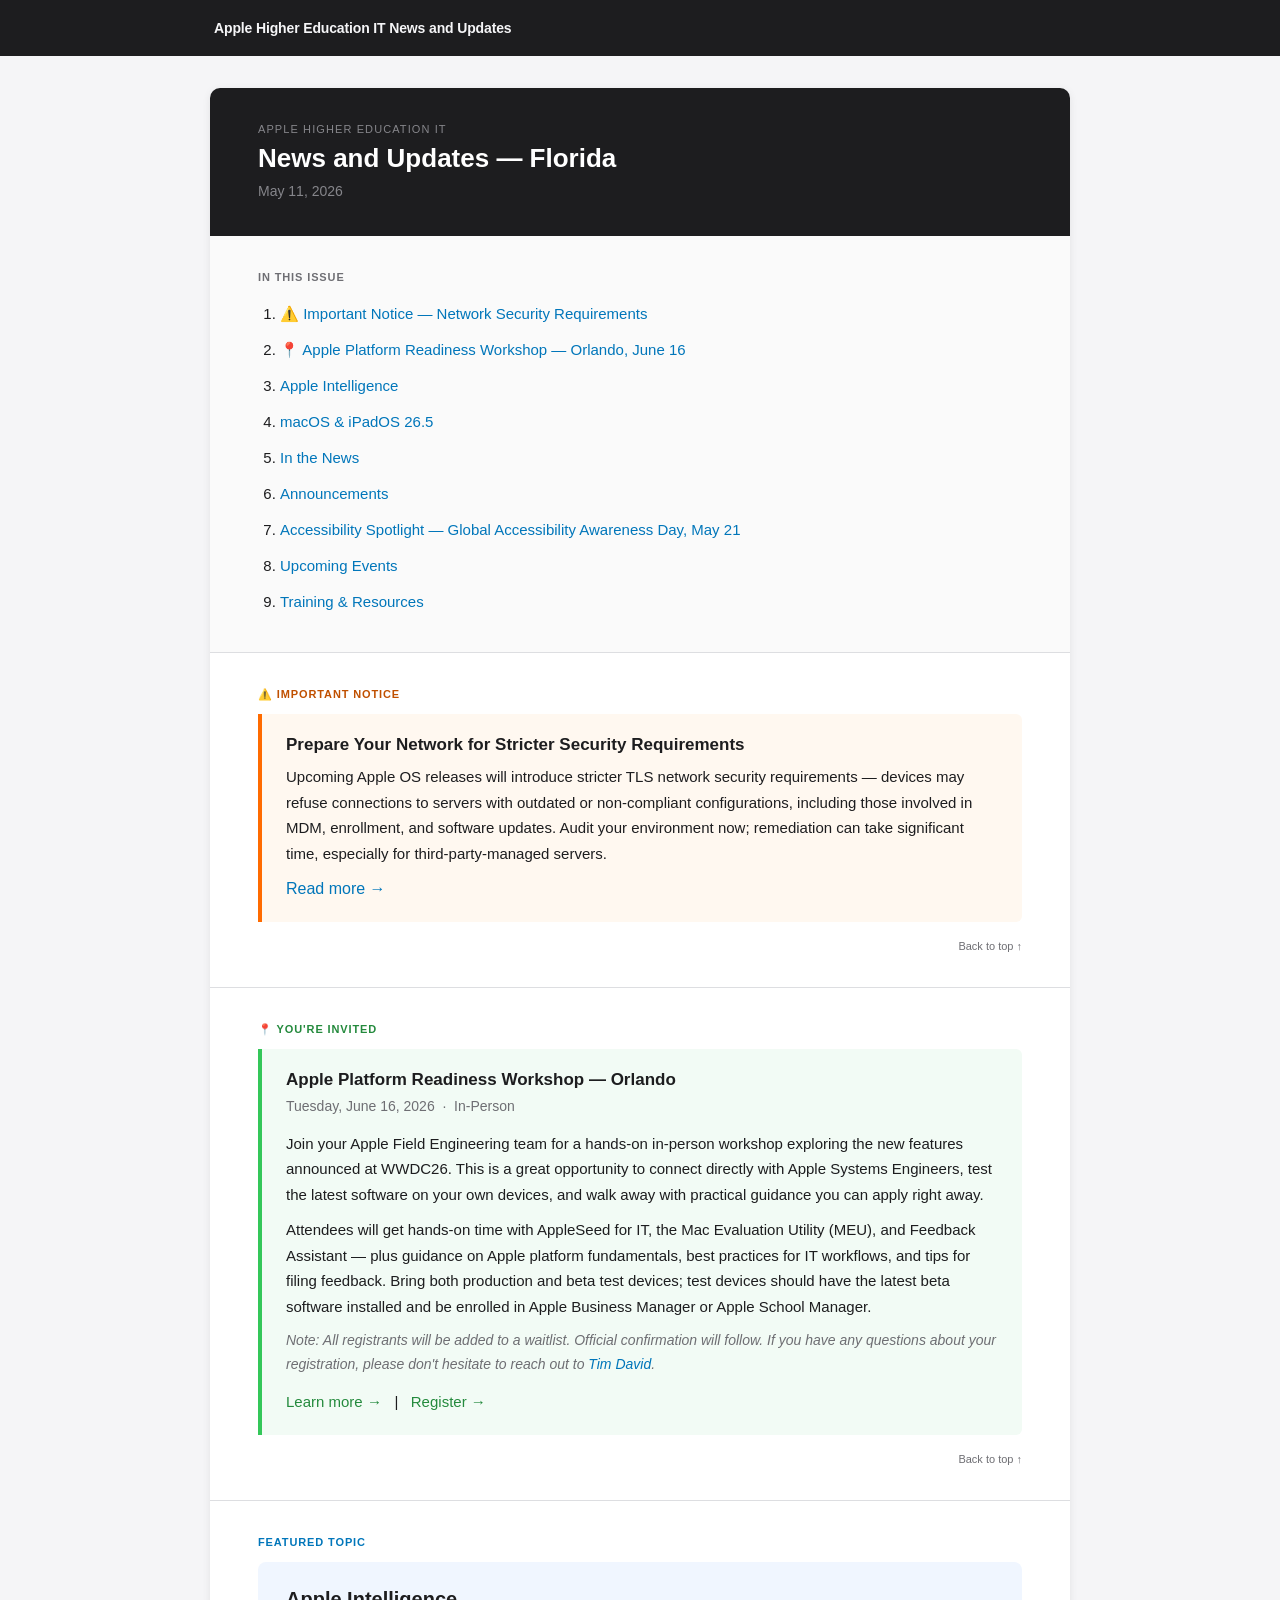
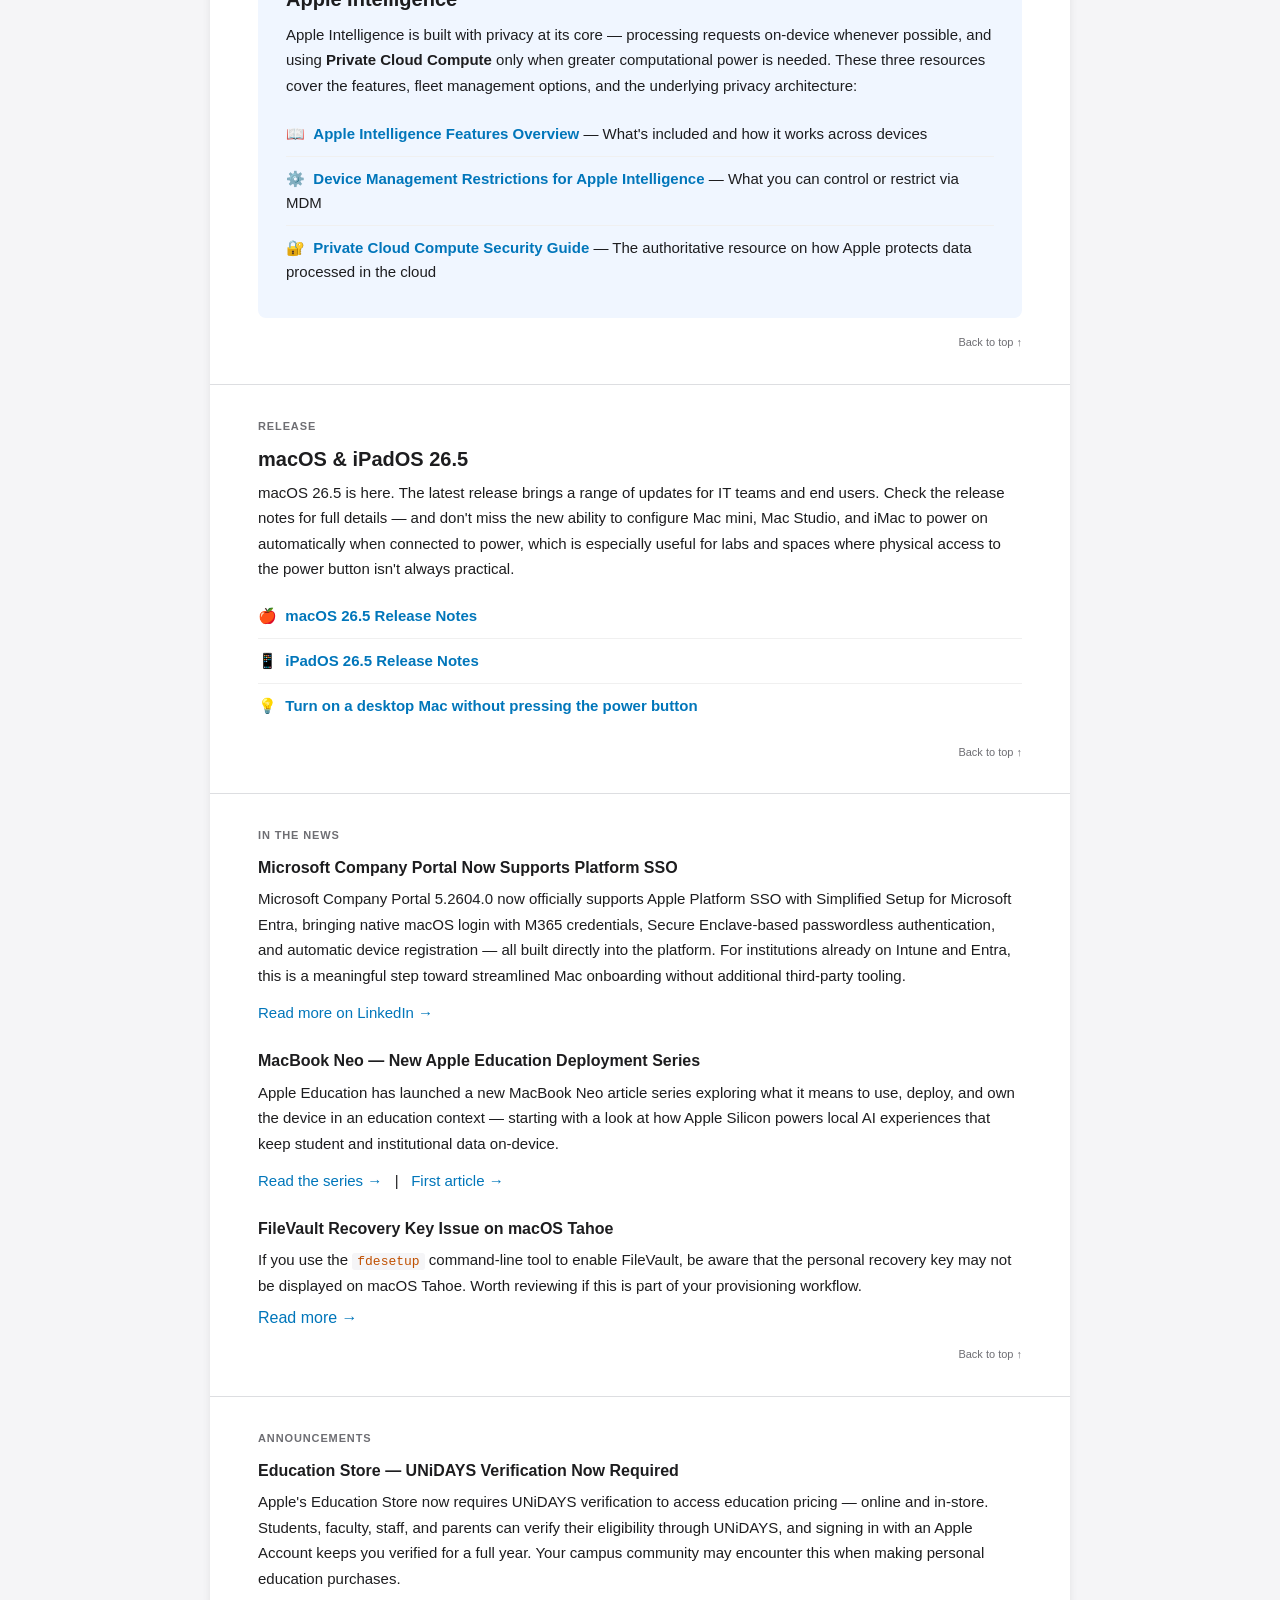
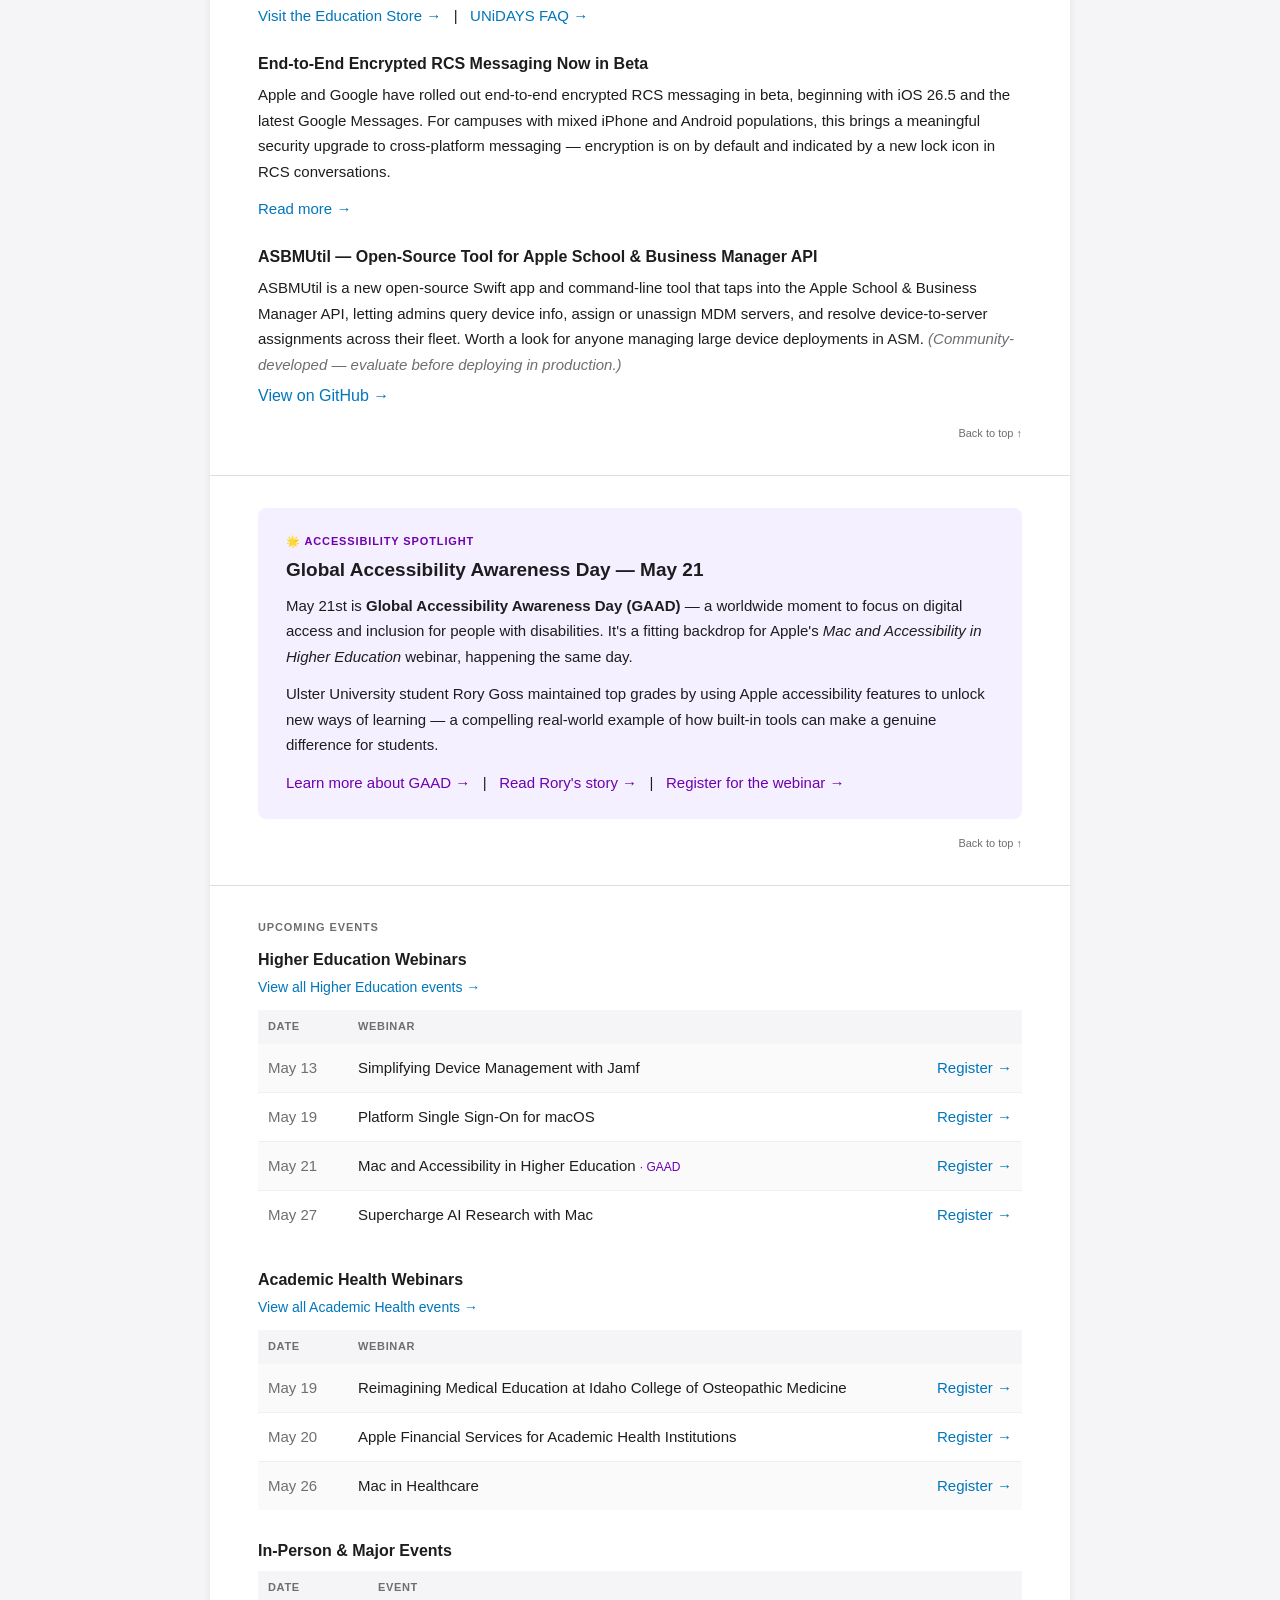
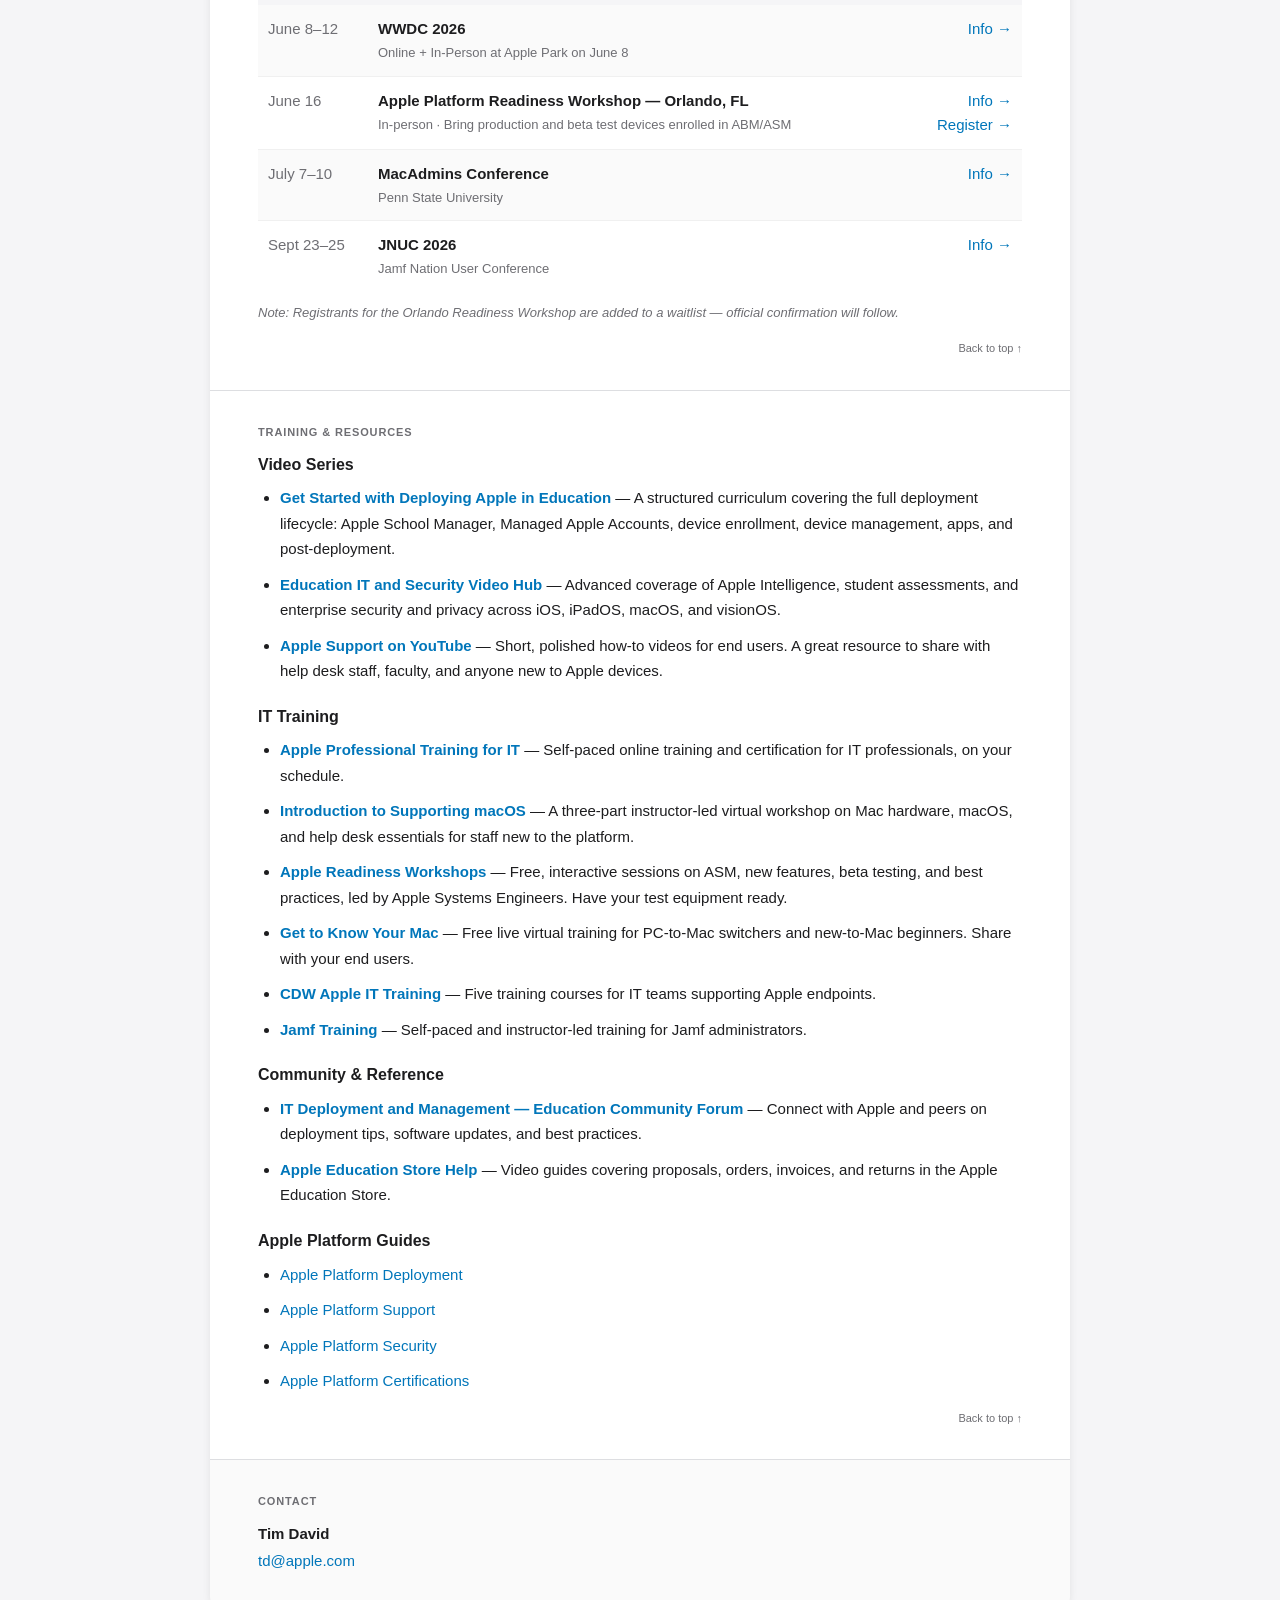
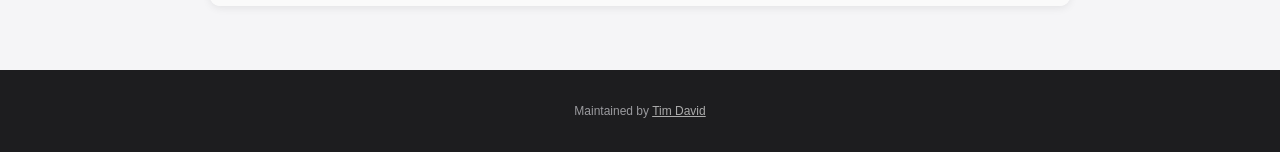
<file: hied_newsletter_may2026_11.html>
<!DOCTYPE html>
<html lang="en">
<head>
  <meta charset="UTF-8">
  <meta name="viewport" content="width=device-width, initial-scale=1.0">
  <title>Apple Higher Education IT News and Updates — Florida | May 11, 2026</title>
  <link rel="stylesheet" href="styles.css">
  <style>
    .container { max-width: 860px; margin: 32px auto; background: #ffffff; border-radius: 10px; overflow: hidden; box-shadow: 0 2px 8px rgba(0,0,0,0.08); }
    .section { padding: 32px 48px; }
    .label { font-size: 11px; letter-spacing: 0.08em; text-transform: uppercase; font-weight: 600; color: #6e6e73; margin: 0 0 10px; }
    hr { border: none; border-top: 1px solid #dddee1; margin: 0; }
    h2 { font-size: 20px; font-weight: 600; color: #1d1d1f; margin: 0 0 8px; line-height: 1.3; }
    h3 { font-size: 16px; font-weight: 600; color: #1d1d1f; margin: 0 0 6px; }
    p { margin: 0 0 12px; font-size: 15px; color: #1d1d1f; line-height: 1.7; }
    ul.resource-list { list-style: none; padding: 0; margin: 8px 0 0; }
    ul.resource-list li { padding: 10px 0; border-bottom: 1px solid #f0f0f0; font-size: 15px; line-height: 1.6; }
    ul.resource-list li:last-child { border-bottom: none; }
    ul.plain-list { padding-left: 22px; margin: 8px 0 0; }
    ul.plain-list li { margin-bottom: 10px; font-size: 15px; line-height: 1.7; }
    table.events-table { width: 100%; border-collapse: collapse; font-size: 15px; margin-top: 4px; }
    table.events-table th { padding: 8px 10px; background-color: #f5f5f7; font-size: 11px; font-weight: 600; text-transform: uppercase; letter-spacing: 0.06em; color: #6e6e73; text-align: left; }
    table.events-table td { padding: 12px 10px; border-bottom: 1px solid #f0f0f0; vertical-align: top; }
    table.events-table tr:last-child td { border-bottom: none; }
    table.events-table tr:nth-child(even) td { background-color: #fafafa; }
    .date-cell { color: #6e6e73; white-space: nowrap; width: 90px; }
    .register-cell { white-space: nowrap; width: 100px; text-align: right; }
    .notice-box { background-color: #fff8f0; border-left: 4px solid #ff6b00; padding: 20px 24px; border-radius: 0 6px 6px 0; }
    .ai-box { background-color: #f0f6ff; border-radius: 8px; padding: 24px 28px; }
    .accessibility-box { background-color: #f5f0ff; border-radius: 8px; padding: 24px 28px; }
    .sub-label { font-size: 13px; color: #6e6e73; margin: 2px 0 0; font-weight: normal; }
    .note-text { font-size: 13px; color: #6e6e73; font-style: italic; margin: 10px 0 0; }
    code { font-family: 'SF Mono', Menlo, monospace; background: #f5f5f7; padding: 1px 5px; border-radius: 3px; font-size: 13px; color: #c05000; }
    @media (max-width: 700px) {
      .container { margin: 0; border-radius: 0; box-shadow: none; }
      .section { padding: 24px 20px; }
    }
  </style>
</head>
<body>

  <!-- ═══════════════════════ SITE HEADER -->
  <header class="site-header" role="banner">
    <div class="site-header-inner">
      <a href="index.html" class="site-header-logo" aria-label="Apple Higher Education IT News and Updates — home">
        Apple Higher Education IT News and Updates
      </a>
    </div>
  </header>

  <div class="container" role="main">

    <!-- ═══════════════════════════════════════ HEADER -->
    <div id="top" style="background-color:#1d1d1f; padding:32px 48px;">
      <p style="margin:0 0 4px; font-size:11px; letter-spacing:0.1em; text-transform:uppercase; color:#86868b; font-weight:500;">Apple Higher Education IT</p>
      <h1 style="margin:0 0 6px; font-size:26px; font-weight:600; color:#ffffff; line-height:1.2;">News and Updates — Florida</h1>
      <p style="margin:0; font-size:14px; color:#86868b;">May 11, 2026</p>
    </div>

    <!-- ═══════════════════════════════════════ INDEX -->
    <nav class="section" style="background-color:#fafafa;" role="navigation" aria-label="Newsletter contents">
      <p class="label">In This Issue</p>
      <ol style="margin:0; padding-left:22px; line-height:2.4; font-size:15px;">
        <li><span aria-hidden="true">⚠️ </span><a href="#notice">Important Notice — Network Security Requirements</a></li>
        <li><span aria-hidden="true">📍 </span><a href="#readiness">Apple Platform Readiness Workshop — Orlando, June 16</a></li>
        <li><a href="#intelligence">Apple Intelligence</a></li>
        <li><a href="#macos">macOS &amp; iPadOS 26.5</a></li>
        <li><a href="#news">In the News</a></li>
        <li><a href="#announcements">Announcements</a></li>
        <li><a href="#accessibility">Accessibility Spotlight — Global Accessibility Awareness Day, May 21</a></li>
        <li><a href="#events">Upcoming Events</a></li>
        <li><a href="#training">Training &amp; Resources</a></li>
      </ol>
    </nav>
    <hr aria-hidden="true">

    <!-- ═══════════════════════════════════════ IMPORTANT NOTICE -->
    <div id="notice" class="section">
      <p class="label" style="color:#c05000;">⚠️ Important Notice</p>
      <div class="notice-box">
        <h2 style="font-size:17px; margin:0 0 8px;">Prepare Your Network for Stricter Security Requirements</h2>
        <p style="margin:0 0 10px;">Upcoming Apple OS releases will introduce stricter TLS network security requirements — devices may refuse connections to servers with outdated or non-compliant configurations, including those involved in MDM, enrollment, and software updates. Audit your environment now; remediation can take significant time, especially for third-party-managed servers.</p>
        <a href="https://support.apple.com/en-us/126655" aria-label="Read more about preparing your network for stricter TLS security requirements">Read more <span aria-hidden="true">→</span></a>
      </div>
      <a href="#top" class="back-to-top" aria-label="Back to top of newsletter" style="color:#6e6e73;">Back to top <span aria-hidden="true">↑</span></a>
    </div>
    <hr aria-hidden="true">

    <!-- ═══════════════════════════════════════ PLATFORM READINESS HIGHLIGHT -->
    <div id="readiness" class="section">
      <p class="label" style="color:#248a3d;">📍 You're Invited</p>
      <div style="background-color:#f2fbf5; border-left:4px solid #34c759; padding:20px 24px; border-radius:0 6px 6px 0;">
        <h2 style="font-size:17px; margin:0 0 4px;">Apple Platform Readiness Workshop — Orlando</h2>
        <p style="margin:0 0 12px; font-size:14px; font-weight:500; color:#6e6e73;">Tuesday, June 16, 2026 &nbsp;·&nbsp; In-Person</p>
        <p style="margin:0 0 10px;">Join your Apple Field Engineering team for a hands-on in-person workshop exploring the new features announced at WWDC26. This is a great opportunity to connect directly with Apple Systems Engineers, test the latest software on your own devices, and walk away with practical guidance you can apply right away.</p>
        <p style="margin:0 0 10px;">Attendees will get hands-on time with AppleSeed for IT, the Mac Evaluation Utility (MEU), and Feedback Assistant — plus guidance on Apple platform fundamentals, best practices for IT workflows, and tips for filing feedback. Bring both production and beta test devices; test devices should have the latest beta software installed and be enrolled in Apple Business Manager or Apple School Manager.</p>
        <p style="margin:0 0 12px; font-size:14px; color:#6e6e73; font-style:italic;">Note: All registrants will be added to a waitlist. Official confirmation will follow. If you have any questions about your registration, please don't hesitate to reach out to <a href="mailto:td@apple.com" aria-label="Email Tim David at td@apple.com">Tim David</a>.</p>
        <p style="margin:0;">
          <a href="https://events.apple.com/ms/series/xww6uj7woR0X9A3T8KQJS0RVdH60MurN7MAvJSY75sHQxWqaTEhMjEmalXqC7MMJuZhb5dzJ1P1nL0XaHhjOLztX6qVTaNqFY_njjpamZQfrSbMYEvTrVNGjlv2lvPagmo4uaak?a=1&Locale=en_US&l=e" style="color:#248a3d;" aria-label="Learn more about the Apple Platform Readiness Workshop in Orlando on June 16">Learn more <span aria-hidden="true">→</span></a>
          &nbsp;&nbsp;|&nbsp;&nbsp;
          <a href="https://events.apple.com/ms/xww6uj7woR0X9A3T8KQGRUZVdH60MurN7MAvJSY75sHQxWqaTEhMjEmalXqC7MMJuZhb5dzJ1P1nL0XaHhjOLztX6qVTaNqFY_njjpamZQfrSbMYEqI-LLbtv1qmeNbr5khAJOo/registration?a=1&Locale=en_US&l=e" style="color:#248a3d;" aria-label="Register for the Apple Platform Readiness Workshop in Orlando on June 16">Register <span aria-hidden="true">→</span></a>
        </p>
      </div>
      <a href="#top" class="back-to-top" aria-label="Back to top of newsletter" style="color:#6e6e73;">Back to top <span aria-hidden="true">↑</span></a>
    </div>
    <hr aria-hidden="true">

    <!-- ═══════════════════════════════════════ APPLE INTELLIGENCE -->
    <div id="intelligence" class="section">
      <p class="label" style="color:#0176ba;">Featured Topic</p>
      <div class="ai-box">
        <h2 style="margin:0 0 10px;">Apple Intelligence</h2>
        <p style="margin:0 0 14px;">Apple Intelligence is built with privacy at its core — processing requests on-device whenever possible, and using <strong>Private Cloud Compute</strong> only when greater computational power is needed. These three resources cover the features, fleet management options, and the underlying privacy architecture:</p>
        <ul class="resource-list">
          <li>📖 &nbsp;<a href="https://support.apple.com/en-us/121115"><strong>Apple Intelligence Features Overview</strong></a> — What's included and how it works across devices</li>
          <li>⚙️ &nbsp;<a href="https://support.apple.com/guide/deployment/review-device-management-restrictions-dep739685973/web"><strong>Device Management Restrictions for Apple Intelligence</strong></a> — What you can control or restrict via MDM</li>
          <li>🔐 &nbsp;<a href="https://security.apple.com/documentation/private-cloud-compute"><strong>Private Cloud Compute Security Guide</strong></a> — The authoritative resource on how Apple protects data processed in the cloud</li>
        </ul>
      </div>
      <a href="#top" class="back-to-top" aria-label="Back to top of newsletter" style="color:#6e6e73;">Back to top <span aria-hidden="true">↑</span></a>
    </div>
    <hr aria-hidden="true">

    <!-- ═══════════════════════════════════════ macOS & iPadOS 26.5 -->
    <div id="macos" class="section">
      <p class="label">Release</p>
      <h2>macOS &amp; iPadOS 26.5</h2>
      <p>macOS 26.5 is here. The latest release brings a range of updates for IT teams and end users. Check the release notes for full details — and don't miss the new ability to configure Mac mini, Mac Studio, and iMac to power on automatically when connected to power, which is especially useful for labs and spaces where physical access to the power button isn't always practical.</p>
      <ul class="resource-list">
        <li>🍎 &nbsp;<a href="https://developer.apple.com/documentation/macos-release-notes/macos-26_5-release-notes"><strong>macOS 26.5 Release Notes</strong></a></li>
        <li>📱 &nbsp;<a href="https://developer.apple.com/documentation/ios-ipados-release-notes/ios-ipados-26_5-release-notes"><strong>iPadOS 26.5 Release Notes</strong></a></li>
        <li>💡 &nbsp;<a href="https://support.apple.com/en-us/125517"><strong>Turn on a desktop Mac without pressing the power button</strong></a></li>
      </ul>
      <a href="#top" class="back-to-top" aria-label="Back to top of newsletter" style="color:#6e6e73;">Back to top <span aria-hidden="true">↑</span></a>
    </div>
    <hr aria-hidden="true">

    <!-- ═══════════════════════════════════════ IN THE NEWS -->
    <div id="news" class="section">
      <p class="label">In the News</p>

      <h3>Microsoft Company Portal Now Supports Platform SSO</h3>
      <p>Microsoft Company Portal 5.2604.0 now officially supports Apple Platform SSO with Simplified Setup for Microsoft Entra, bringing native macOS login with M365 credentials, Secure Enclave-based passwordless authentication, and automatic device registration — all built directly into the platform. For institutions already on Intune and Entra, this is a meaningful step toward streamlined Mac onboarding without additional third-party tooling.</p>
      <p style="margin:0 0 22px;">
        <a href="https://www.linkedin.com/posts/jeutie_finally-microsoft-company-portal-526040-share-7459552355106172929-uxcS/" aria-label="Read more on LinkedIn about Microsoft Company Portal Platform SSO support">Read more on LinkedIn <span aria-hidden="true">→</span></a>
      </p>

      <h3>MacBook Neo — New Apple Education Deployment Series</h3>
      <p>Apple Education has launched a new MacBook Neo article series exploring what it means to use, deploy, and own the device in an education context — starting with a look at how Apple Silicon powers local AI experiences that keep student and institutional data on-device.</p>
      <p style="margin:0 0 22px;">
        <a href="https://education.apple.com/tag/deployment-management" aria-label="Read the MacBook Neo Apple Education deployment series">Read the series <span aria-hidden="true">→</span></a>
        &nbsp;&nbsp;|&nbsp;&nbsp;
        <a href="https://education.apple.com/story/250015226" aria-label="Read the first article: Local AI with MacBook Neo for Higher Education">First article <span aria-hidden="true">→</span></a>
      </p>

      <h3>FileVault Recovery Key Issue on macOS Tahoe</h3>
      <p style="margin:0 0 6px;">If you use the <code>fdesetup</code> command-line tool to enable FileVault, be aware that the personal recovery key may not be displayed on macOS Tahoe. Worth reviewing if this is part of your provisioning workflow.</p>
      <a href="https://derflounder.wordpress.com/2026/05/07/turning-on-filevault-using-the-fdesetup-command-line-tool-may-not-include-displaying-the-personal-recovery-key-on-macos-tahoe/" aria-label="Read more about the FileVault fdesetup recovery key issue on macOS Tahoe">Read more <span aria-hidden="true">→</span></a>
      <a href="#top" class="back-to-top" aria-label="Back to top of newsletter" style="color:#6e6e73;">Back to top <span aria-hidden="true">↑</span></a>
    </div>
    <hr aria-hidden="true">

    <!-- ═══════════════════════════════════════ ANNOUNCEMENTS -->
    <div id="announcements" class="section">
      <p class="label">Announcements</p>

      <h3>Education Store — UNiDAYS Verification Now Required</h3>
      <p>Apple's Education Store now requires UNiDAYS verification to access education pricing — online and in-store. Students, faculty, staff, and parents can verify their eligibility through UNiDAYS, and signing in with an Apple Account keeps you verified for a full year. Your campus community may encounter this when making personal education purchases.</p>
      <p style="margin:0 0 22px;">
        <a href="https://www.apple.com/us-edu/store" aria-label="Visit the Apple Education Store">Visit the Education Store <span aria-hidden="true">→</span></a>
        &nbsp;&nbsp;|&nbsp;&nbsp;
        <a href="https://www.myunidays.com/US/en-US/support/Apple/apple-education-faq" aria-label="View the UNiDAYS Apple Education FAQ">UNiDAYS FAQ <span aria-hidden="true">→</span></a>
      </p>

      <h3>End-to-End Encrypted RCS Messaging Now in Beta</h3>
      <p>Apple and Google have rolled out end-to-end encrypted RCS messaging in beta, beginning with iOS 26.5 and the latest Google Messages. For campuses with mixed iPhone and Android populations, this brings a meaningful security upgrade to cross-platform messaging — encryption is on by default and indicated by a new lock icon in RCS conversations.</p>
      <p style="margin:0 0 22px;">
        <a href="https://www.apple.com/newsroom/2026/05/end-to-end-encrypted-rcs-messaging-begins-rolling-out-today-in-beta/" aria-label="Read more about end-to-end encrypted RCS messaging on Apple Newsroom">Read more <span aria-hidden="true">→</span></a>
      </p>

      <h3>ASBMUtil — Open-Source Tool for Apple School &amp; Business Manager API</h3>
      <p style="margin:0 0 6px;">ASBMUtil is a new open-source Swift app and command-line tool that taps into the Apple School &amp; Business Manager API, letting admins query device info, assign or unassign MDM servers, and resolve device-to-server assignments across their fleet. Worth a look for anyone managing large device deployments in ASM. <em style="color:#6e6e73;">(Community-developed — evaluate before deploying in production.)</em></p>
      <a href="https://github.com/rodchristiansen/asbmutil" aria-label="View ASBMUtil on GitHub">View on GitHub <span aria-hidden="true">→</span></a>
      <a href="#top" class="back-to-top" aria-label="Back to top of newsletter" style="color:#6e6e73;">Back to top <span aria-hidden="true">↑</span></a>
    </div>
    <hr aria-hidden="true">

    <!-- ═══════════════════════════════════════ ACCESSIBILITY SPOTLIGHT -->
    <div id="accessibility" class="section">
      <div class="accessibility-box">
        <p class="label" style="color:#6e00b0; margin:0 0 8px;">🌟 Accessibility Spotlight</p>
        <h2 style="margin:0 0 10px; font-size:19px;">Global Accessibility Awareness Day — May 21</h2>
        <p>May 21st is <strong>Global Accessibility Awareness Day (GAAD)</strong> — a worldwide moment to focus on digital access and inclusion for people with disabilities. It's a fitting backdrop for Apple's <em>Mac and Accessibility in Higher Education</em> webinar, happening the same day.</p>
        <p>Ulster University student Rory Goss maintained top grades by using Apple accessibility features to unlock new ways of learning — a compelling real-world example of how built-in tools can make a genuine difference for students.</p>
        <p style="margin:0;">
          <a href="https://accessibility.day" style="color:#6e00b0;">Learn more about GAAD <span aria-hidden="true">→</span></a>
          &nbsp;&nbsp;|&nbsp;&nbsp;
          <a href="https://www.apple.com/education/college-students/success-stories/goss/" style="color:#6e00b0;">Read Rory's story <span aria-hidden="true">→</span></a>
          &nbsp;&nbsp;|&nbsp;&nbsp;
          <a href="https://s.apple.com/dW1Q5u8ME4" style="color:#6e00b0;" aria-label="Register for the Mac and Accessibility in Higher Education webinar on May 21">Register for the webinar <span aria-hidden="true">→</span></a>
        </p>
      </div>
      <a href="#top" class="back-to-top" aria-label="Back to top of newsletter" style="color:#6e6e73;">Back to top <span aria-hidden="true">↑</span></a>
    </div>
    <hr aria-hidden="true">

    <!-- ═══════════════════════════════════════ UPCOMING EVENTS -->
    <div id="events" class="section">
      <p class="label">Upcoming Events</p>

      <h3 style="margin:0 0 4px;">Higher Education Webinars</h3>
      <p style="margin:0 0 10px; font-size:14px; color:#6e6e73;"><a href="https://apple.co/hiedevents" aria-label="View all Higher Education events on Apple's event page">View all Higher Education events <span aria-hidden="true">→</span></a></p>
      <table class="events-table" aria-label="Higher Education Webinars schedule">
        <tr>
          <th scope="col" class="date-cell">Date</th>
          <th scope="col">Webinar</th>
          <th scope="col" class="register-cell"><span class="sr-only">Registration</span></th>
        </tr>
        <tr>
          <td class="date-cell">May 13</td>
          <td>Simplifying Device Management with Jamf</td>
          <td class="register-cell"><a href="https://s.apple.com/dT9G1Y6Sr9" aria-label="Register for the Simplifying Device Management with Jamf webinar on May 13">Register <span aria-hidden="true">→</span></a></td>
        </tr>
        <tr>
          <td class="date-cell">May 19</td>
          <td>Platform Single Sign-On for macOS</td>
          <td class="register-cell"><a href="https://s.apple.com/dk4k6B7PU4" aria-label="Register for the Platform Single Sign-On for macOS webinar on May 19">Register <span aria-hidden="true">→</span></a></td>
        </tr>
        <tr>
          <td class="date-cell">May 21</td>
          <td>Mac and Accessibility in Higher Education <span style="font-size:12px; color:#6e00b0; font-weight:500;">· GAAD</span></td>
          <td class="register-cell"><a href="https://s.apple.com/dW1Q5u8ME4" aria-label="Register for the Mac and Accessibility in Higher Education webinar on May 21">Register <span aria-hidden="true">→</span></a></td>
        </tr>
        <tr>
          <td class="date-cell">May 27</td>
          <td>Supercharge AI Research with Mac</td>
          <td class="register-cell"><a href="https://s.apple.com/dJ1f5X8oF5" aria-label="Register for the Supercharge AI Research with Mac webinar on May 27">Register <span aria-hidden="true">→</span></a></td>
        </tr>
      </table>

      <h3 style="margin:28px 0 4px;">Academic Health Webinars</h3>
      <p style="margin:0 0 10px; font-size:14px; color:#6e6e73;"><a href="https://apple.co/academichealthevents" aria-label="View all Academic Health events on Apple's event page">View all Academic Health events <span aria-hidden="true">→</span></a></p>
      <table class="events-table" aria-label="Academic Health Webinars schedule">
        <tr>
          <th scope="col" class="date-cell">Date</th>
          <th scope="col">Webinar</th>
          <th scope="col" class="register-cell"><span class="sr-only">Registration</span></th>
        </tr>
        <tr>
          <td class="date-cell">May 19</td>
          <td>Reimagining Medical Education at Idaho College of Osteopathic Medicine</td>
          <td class="register-cell"><a href="https://s.apple.com/dj4t8v6vv7" aria-label="Register for the Reimagining Medical Education webinar on May 19">Register <span aria-hidden="true">→</span></a></td>
        </tr>
        <tr>
          <td class="date-cell">May 20</td>
          <td>Apple Financial Services for Academic Health Institutions</td>
          <td class="register-cell"><a href="https://s.apple.com/dr8x9U3io1" aria-label="Register for the Apple Financial Services for Academic Health Institutions webinar on May 20">Register <span aria-hidden="true">→</span></a></td>
        </tr>
        <tr>
          <td class="date-cell">May 26</td>
          <td>Mac in Healthcare</td>
          <td class="register-cell"><a href="https://s.apple.com/dk1i0W6pY2" aria-label="Register for the Mac in Healthcare webinar on May 26">Register <span aria-hidden="true">→</span></a></td>
        </tr>
      </table>

      <h3 style="margin:28px 0 4px;">In-Person &amp; Major Events</h3>
      <table class="events-table" style="margin-top:8px;" aria-label="In-person and major events schedule">
        <tr>
          <th scope="col" style="width:110px;">Date</th>
          <th scope="col">Event</th>
          <th scope="col" class="register-cell"><span class="sr-only">Links</span></th>
        </tr>
        <tr>
          <td class="date-cell">June 8–12</td>
          <td>
            <strong>WWDC 2026</strong>
            <div class="sub-label">Online + In-Person at Apple Park on June 8</div>
          </td>
          <td class="register-cell"><a href="https://developer.apple.com/wwdc26/" aria-label="Learn more about WWDC 2026">Info <span aria-hidden="true">→</span></a></td>
        </tr>
        <tr>
          <td class="date-cell">June 16</td>
          <td>
            <strong>Apple Platform Readiness Workshop — Orlando, FL</strong>
            <div class="sub-label">In-person · Bring production and beta test devices enrolled in ABM/ASM</div>
          </td>
          <td class="register-cell" style="white-space:nowrap;">
            <a href="https://events.apple.com/ms/series/xww6uj7woR0X9A3T8KQJS0RVdH60MurN7MAvJSY75sHQxWqaTEhMjEmalXqC7MMJuZhb5dzJ1P1nL0XaHhjOLztX6qVTaNqFY_njjpamZQfrSbMYEvTrVNGjlv2lvPagmo4uaak?a=1&Locale=en_US&l=e" aria-label="Learn more about the Apple Platform Readiness Workshop in Orlando">Info <span aria-hidden="true">→</span></a><br>
            <a href="https://events.apple.com/ms/xww6uj7woR0X9A3T8KQGRUZVdH60MurN7MAvJSY75sHQxWqaTEhMjEmalXqC7MMJuZhb5dzJ1P1nL0XaHhjOLztX6qVTaNqFY_njjpamZQfrSbMYEqI-LLbtv1qmeNbr5khAJOo/registration?a=1&Locale=en_US&l=e" aria-label="Register for the Apple Platform Readiness Workshop in Orlando on June 16">Register <span aria-hidden="true">→</span></a>
          </td>
        </tr>
        <tr>
          <td class="date-cell">July 7–10</td>
          <td>
            <strong>MacAdmins Conference</strong>
            <div class="sub-label">Penn State University</div>
          </td>
          <td class="register-cell"><a href="https://macadmins.psu.edu" aria-label="Learn more about MacAdmins Conference 2026 at Penn State">Info <span aria-hidden="true">→</span></a></td>
        </tr>
        <tr>
          <td class="date-cell">Sept 23–25</td>
          <td>
            <strong>JNUC 2026</strong>
            <div class="sub-label">Jamf Nation User Conference</div>
          </td>
          <td class="register-cell"><a href="https://www.jamf.com/events/jamf-nation-user-conference/2026/overview/" aria-label="Learn more about JNUC 2026 Jamf Nation User Conference">Info <span aria-hidden="true">→</span></a></td>
        </tr>
      </table>
      <p class="note-text">Note: Registrants for the Orlando Readiness Workshop are added to a waitlist — official confirmation will follow.</p>
      <a href="#top" class="back-to-top" aria-label="Back to top of newsletter" style="color:#6e6e73;">Back to top <span aria-hidden="true">↑</span></a>
    </div>
    <hr aria-hidden="true">

    <!-- ═══════════════════════════════════════ TRAINING & RESOURCES -->
    <div id="training" class="section">
      <p class="label">Training &amp; Resources</p>

      <h3 style="margin:0 0 8px;">Video Series</h3>
      <ul class="plain-list">
        <li><a href="http://apple.co/GetStartedEDU"><strong>Get Started with Deploying Apple in Education</strong></a> — A structured curriculum covering the full deployment lifecycle: Apple School Manager, Managed Apple Accounts, device enrollment, device management, apps, and post-deployment.</li>
        <li><a href="https://events.apple.com/ms/xww6uj7woR0X9A3S9KEGRk5VdH60MurN7MAvJSY75sHQxWqaTEhMjEmalXqC7MMJuZhb5crV2eh2OE_FA2irXhcGlvVfbeOSca2wjYDoLAT3OdXGBGvugvHJzT9AxNuJfw/overview?a=1&Locale=en_US&l=e"><strong>Education IT and Security Video Hub</strong></a> — Advanced coverage of Apple Intelligence, student assessments, and enterprise security and privacy across iOS, iPadOS, macOS, and visionOS.</li>
        <li><a href="https://www.youtube.com/@AppleSupport"><strong>Apple Support on YouTube</strong></a> — Short, polished how-to videos for end users. A great resource to share with help desk staff, faculty, and anyone new to Apple devices.</li>
      </ul>

      <h3 style="margin:20px 0 8px;">IT Training</h3>
      <ul class="plain-list">
        <li><a href="https://training.apple.com/it"><strong>Apple Professional Training for IT</strong></a> — Self-paced online training and certification for IT professionals, on your schedule.</li>
        <li><a href="http://apple.co/techskills"><strong>Introduction to Supporting macOS</strong></a> — A three-part instructor-led virtual workshop on Mac hardware, macOS, and help desk essentials for staff new to the platform.</li>
        <li><a href="http://apple.co/readiness"><strong>Apple Readiness Workshops</strong></a> — Free, interactive sessions on ASM, new features, beta testing, and best practices, led by Apple Systems Engineers. Have your test equipment ready.</li>
        <li><a href="http://apple.co/macskills"><strong>Get to Know Your Mac</strong></a> — Free live virtual training for PC-to-Mac switchers and new-to-Mac beginners. Share with your end users.</li>
        <li><a href="https://www.cdw.com/content/cdw/en/solutions/cybersecurity/training/courses.html#catalogue/TGVhcm5pbmdDYXRlZ29yeTo0Nw==/"><strong>CDW Apple IT Training</strong></a> — Five training courses for IT teams supporting Apple endpoints.</li>
        <li><a href="https://www.jamf.com/training/"><strong>Jamf Training</strong></a> — Self-paced and instructor-led training for Jamf administrators.</li>
      </ul>

      <h3 style="margin:20px 0 8px;">Community &amp; Reference</h3>
      <ul class="plain-list">
        <li><a href="https://education.apple.com/forum/deployment-and-management"><strong>IT Deployment and Management — Education Community Forum</strong></a> — Connect with Apple and peers on deployment tips, software updates, and best practices.</li>
        <li><a href="http://apple.co/edustorehelp"><strong>Apple Education Store Help</strong></a> — Video guides covering proposals, orders, invoices, and returns in the Apple Education Store.</li>
      </ul>

      <h3 style="margin:20px 0 8px;">Apple Platform Guides</h3>
      <ul class="plain-list">
        <li><a href="https://support.apple.com/guide/deployment/intro-to-apple-platform-deployment-dep2c1b2a43a/1/web/1.0">Apple Platform Deployment</a></li>
        <li><a href="https://support.apple.com/guide/platform-support/welcome/web">Apple Platform Support</a></li>
        <li><a href="https://support.apple.com/guide/security/intro-to-apple-platform-security-seccd5016d31/web">Apple Platform Security</a></li>
        <li><a href="https://support.apple.com/guide/certifications/intro-to-apple-security-assurance-apc3cea61877b/web">Apple Platform Certifications</a></li>
      </ul>
      <a href="#top" class="back-to-top" aria-label="Back to top of newsletter" style="color:#6e6e73;">Back to top <span aria-hidden="true">↑</span></a>
    </div>
    <hr aria-hidden="true">

    <!-- ═══════════════════════════════════════ CONTACT -->
    <div class="section" style="background-color:#fafafa;">
      <p class="label">Contact</p>
      <p style="margin:0 0 2px;"><strong>Tim David</strong></p>
      <p style="margin:0;"><a href="mailto:td@apple.com">td@apple.com</a></p>
    </div>

  </div><!-- end .container -->

  <!-- ═══════════════════════ SITE FOOTER -->
  <footer class="site-footer" role="contentinfo">
    <div class="site-footer-inner">
      <p>Maintained by <a href="mailto:td@apple.com">Tim David</a></p>
    </div>
  </footer>

</body>
</html>
</file>
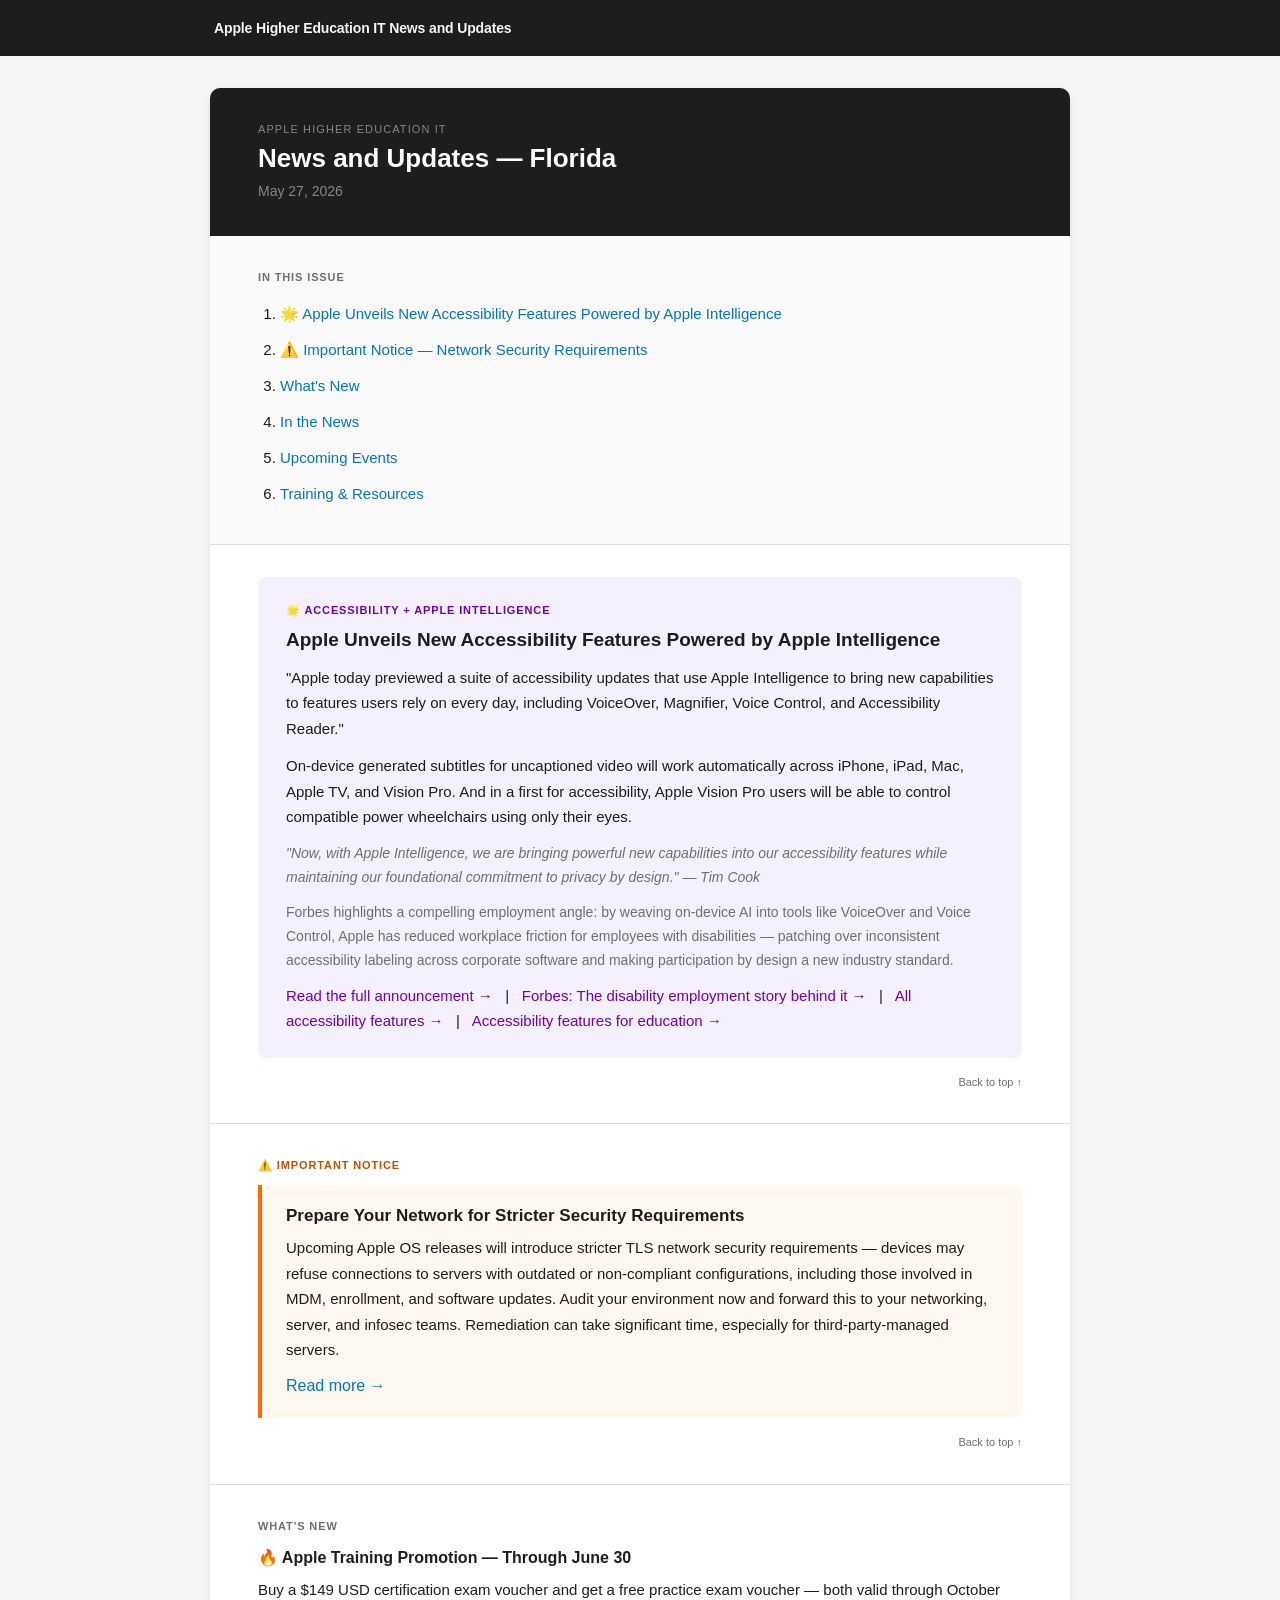
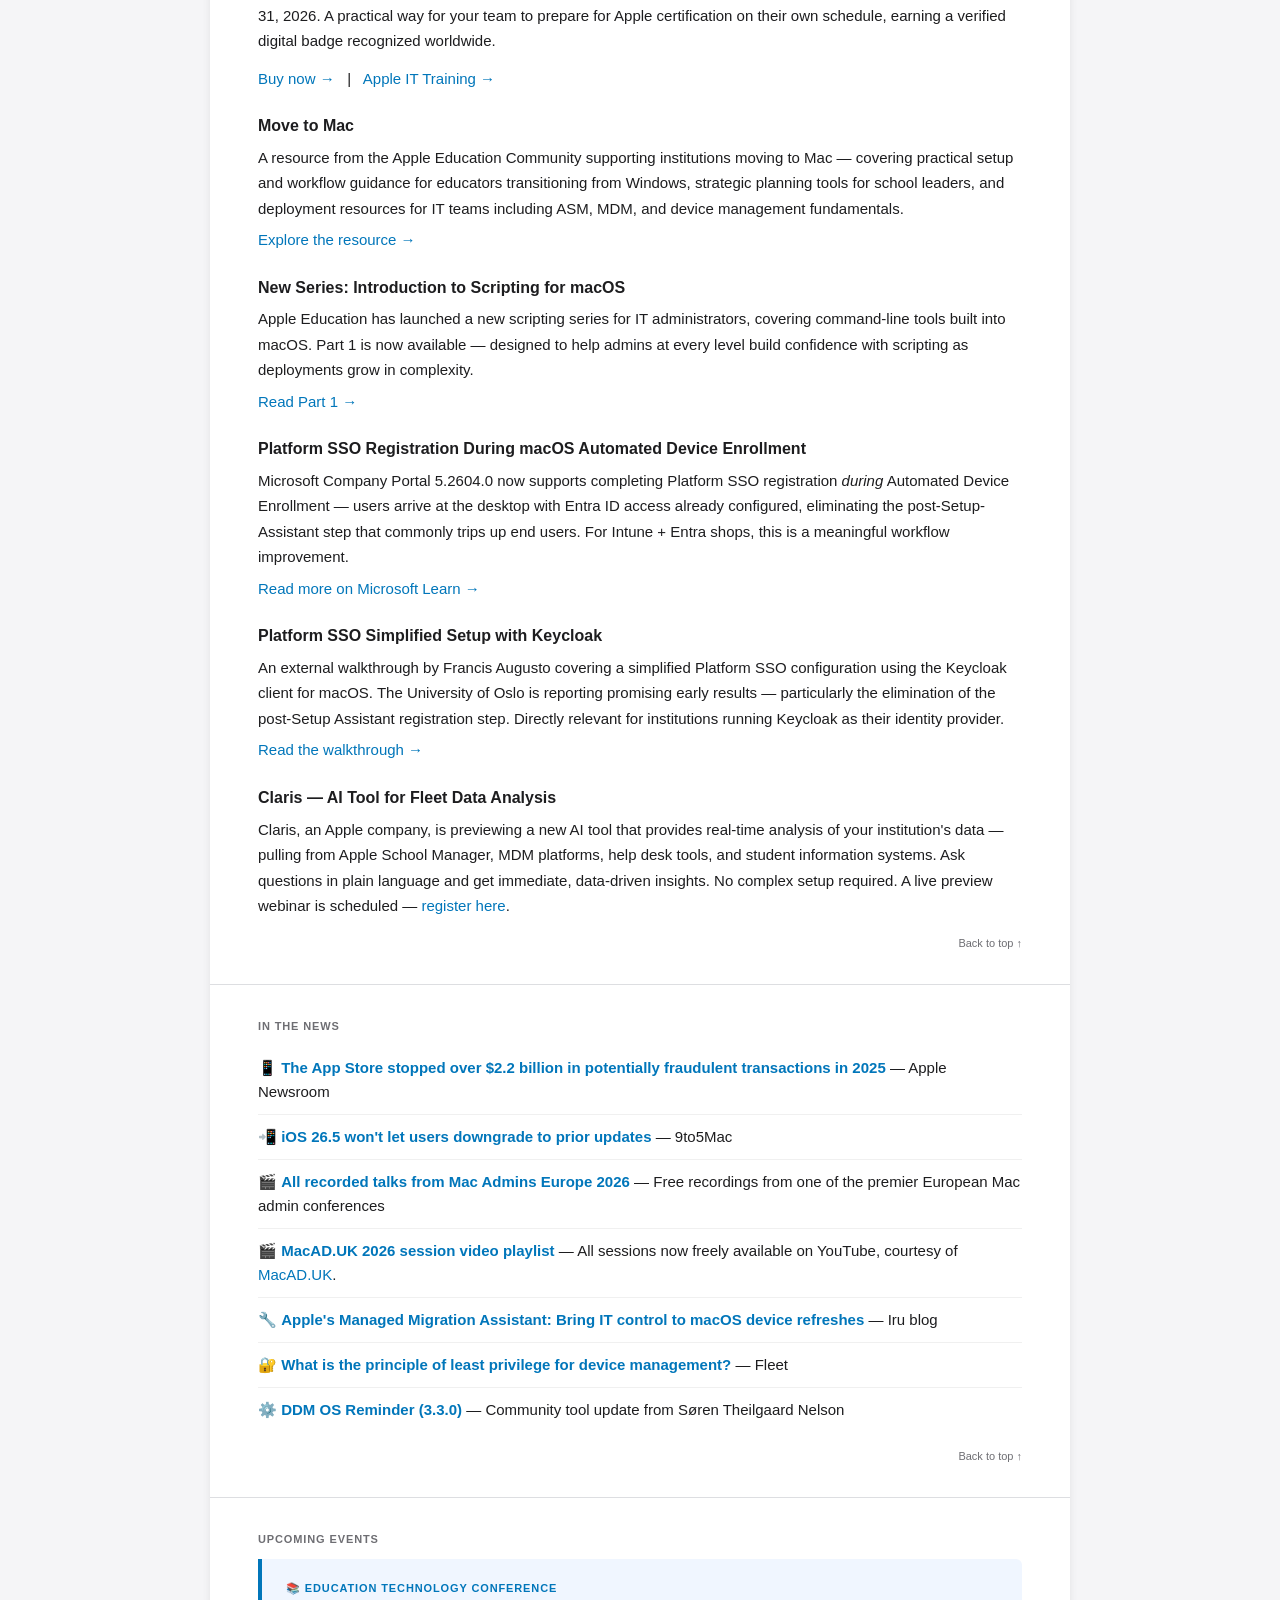
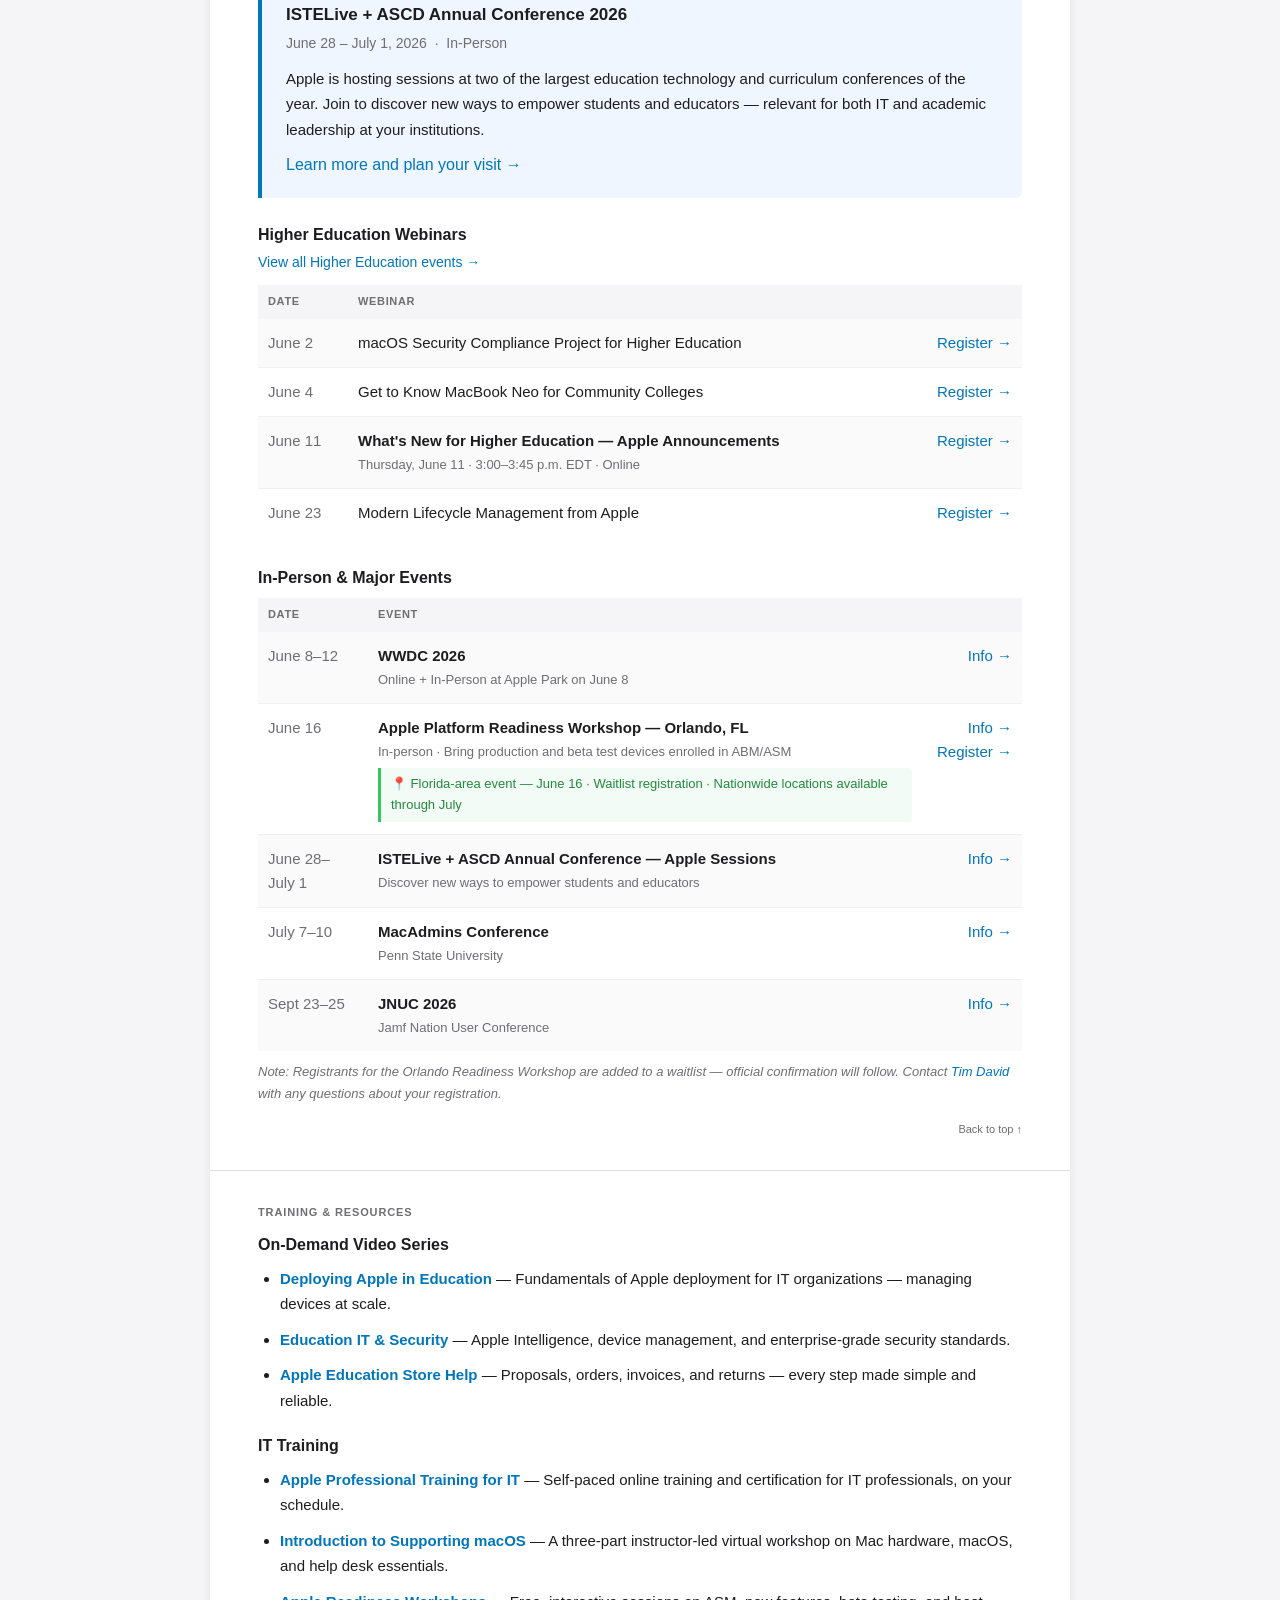
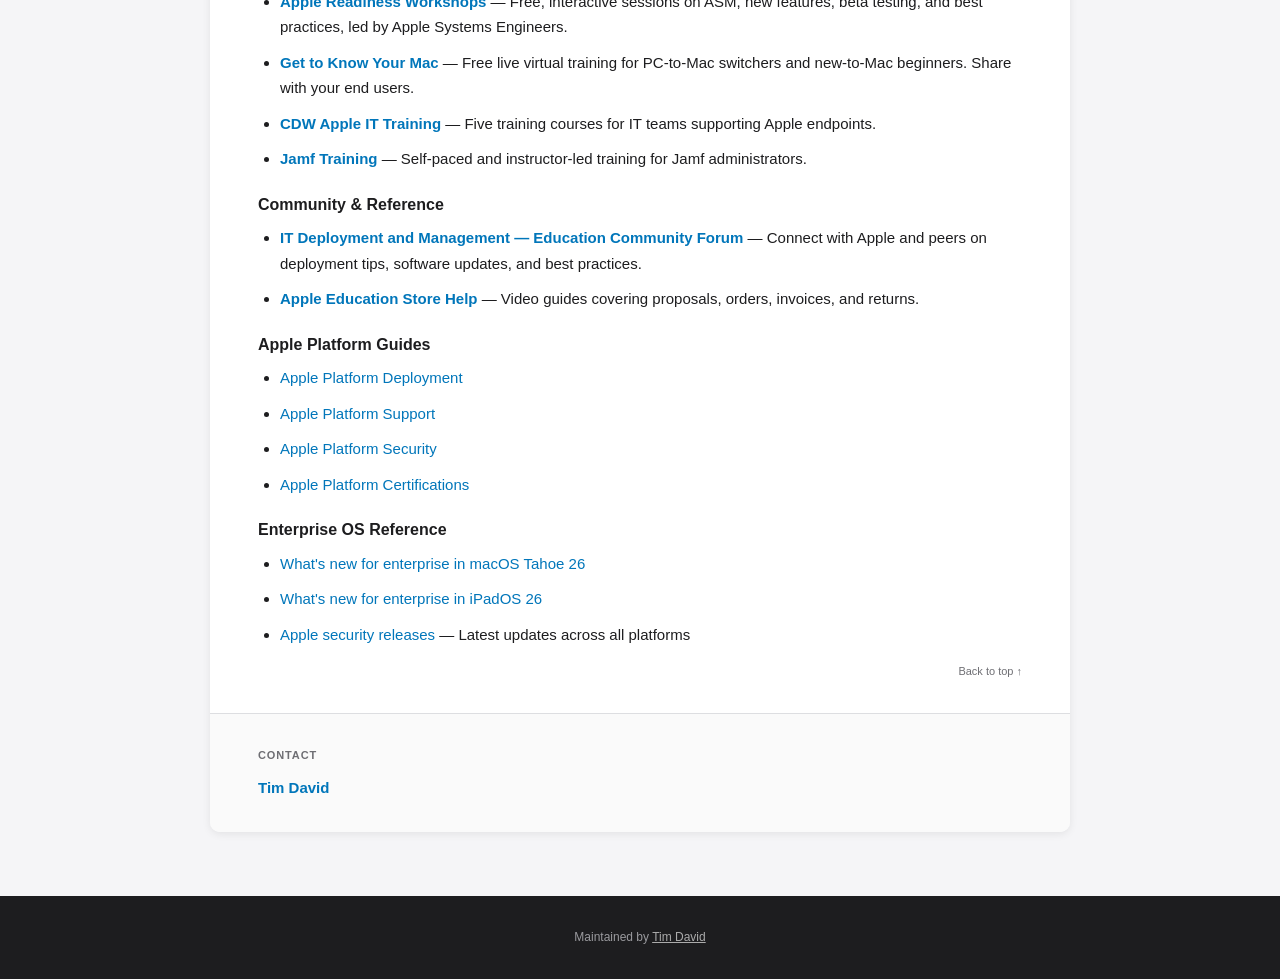
<file: hied_newsletter_may27_2026.html>
<!DOCTYPE html>
<html lang="en">
<head>
  <meta charset="UTF-8">
  <meta name="viewport" content="width=device-width, initial-scale=1.0">
  <title>Apple Higher Education IT News and Updates — Florida | May 27, 2026</title>
  <link rel="stylesheet" href="styles.css">
  <style>
    .container { max-width: 860px; margin: 32px auto; background: #ffffff; border-radius: 10px; overflow: hidden; box-shadow: 0 2px 8px rgba(0,0,0,0.08); }
    .section { padding: 32px 48px; }
    .label { font-size: 11px; letter-spacing: 0.08em; text-transform: uppercase; font-weight: 600; color: #6e6e73; margin: 0 0 10px; }
    hr { border: none; border-top: 1px solid #dddee1; margin: 0; }
    h2 { font-size: 20px; font-weight: 600; color: #1d1d1f; margin: 0 0 8px; line-height: 1.3; }
    h3 { font-size: 16px; font-weight: 600; color: #1d1d1f; margin: 0 0 6px; }
    p { margin: 0 0 12px; font-size: 15px; color: #1d1d1f; line-height: 1.7; }
    ul.resource-list { list-style: none; padding: 0; margin: 8px 0 0; }
    ul.resource-list li { padding: 10px 0; border-bottom: 1px solid #f0f0f0; font-size: 15px; line-height: 1.6; }
    ul.resource-list li:last-child { border-bottom: none; }
    ul.plain-list { padding-left: 22px; margin: 8px 0 0; }
    ul.plain-list li { margin-bottom: 10px; font-size: 15px; line-height: 1.7; }
    table.events-table { width: 100%; border-collapse: collapse; font-size: 15px; margin-top: 4px; }
    table.events-table th { padding: 8px 10px; background-color: #f5f5f7; font-size: 11px; font-weight: 600; text-transform: uppercase; letter-spacing: 0.06em; color: #6e6e73; text-align: left; }
    table.events-table td { padding: 12px 10px; border-bottom: 1px solid #f0f0f0; vertical-align: top; }
    table.events-table tr:last-child td { border-bottom: none; }
    table.events-table tr:nth-child(even) td { background-color: #fafafa; }
    .date-cell { color: #6e6e73; white-space: nowrap; width: 90px; }
    .register-cell { white-space: nowrap; width: 100px; text-align: right; }
    .notice-box { background-color: #fff8f0; border-left: 4px solid #ff6b00; padding: 20px 24px; border-radius: 0 6px 6px 0; }
    .accessibility-box { background-color: #f5f0ff; border-radius: 8px; padding: 24px 28px; }
    .iste-box { background-color: #f0f6ff; border-left: 4px solid #0176ba; padding: 20px 24px; border-radius: 0 6px 6px 0; }
    .sub-label { font-size: 13px; color: #6e6e73; margin: 2px 0 0; font-weight: normal; }
    .note-text { font-size: 13px; color: #6e6e73; font-style: italic; margin: 10px 0 0; }
    code { font-family: 'SF Mono', Menlo, monospace; background: #f5f5f7; padding: 1px 5px; border-radius: 3px; font-size: 13px; color: #c05000; }
    @media (max-width: 700px) {
      .container { margin: 0; border-radius: 0; box-shadow: none; }
      .section { padding: 24px 20px; }
    }
  </style>
</head>
<body>

  <!-- ═══════════════════════ SITE HEADER -->
  <header class="site-header" role="banner">
    <div class="site-header-inner">
      <a href="index.html" class="site-header-logo" aria-label="Apple Higher Education IT News and Updates — home">
        Apple Higher Education IT News and Updates
      </a>
    </div>
  </header>

  <div class="container" role="main">

    <!-- ═══════════════════════════════════════ HEADER -->
    <div id="top" style="background-color:#1d1d1f; padding:32px 48px;">
      <p style="margin:0 0 4px; font-size:11px; letter-spacing:0.1em; text-transform:uppercase; color:#86868b; font-weight:500;">Apple Higher Education IT</p>
      <h1 style="margin:0 0 6px; font-size:26px; font-weight:600; color:#ffffff; line-height:1.2;">News and Updates — Florida</h1>
      <p style="margin:0; font-size:14px; color:#86868b;">May 27, 2026</p>
    </div>

    <!-- ═══════════════════════════════════════ INDEX -->
    <nav class="section" style="background-color:#fafafa;" role="navigation" aria-label="Newsletter contents">
      <p class="label">In This Issue</p>
      <ol style="margin:0; padding-left:22px; line-height:2.4; font-size:15px;">
        <li><span aria-hidden="true">🌟 </span><a href="#accessibility">Apple Unveils New Accessibility Features Powered by Apple Intelligence</a></li>
        <li><span aria-hidden="true">⚠️ </span><a href="#notice">Important Notice — Network Security Requirements</a></li>
        <li><a href="#whatsnew">What's New</a></li>
        <li><a href="#news">In the News</a></li>
        <li><a href="#events">Upcoming Events</a></li>
        <li><a href="#training">Training &amp; Resources</a></li>
      </ol>
    </nav>
    <hr aria-hidden="true">

    <!-- ═══════════════════════════════════════ ACCESSIBILITY -->
    <div id="accessibility" class="section">
      <div class="accessibility-box">
        <p class="label" style="color:#6e00b0; margin:0 0 8px;">🌟 Accessibility + Apple Intelligence</p>
        <h2 style="margin:0 0 12px; font-size:19px;">Apple Unveils New Accessibility Features Powered by Apple Intelligence</h2>
        <p style="margin:0 0 12px;">"Apple today previewed a suite of accessibility updates that use Apple Intelligence to bring new capabilities to features users rely on every day, including VoiceOver, Magnifier, Voice Control, and Accessibility Reader."</p>
        <p style="margin:0 0 12px;">On-device generated subtitles for uncaptioned video will work automatically across iPhone, iPad, Mac, Apple TV, and Vision Pro. And in a first for accessibility, Apple Vision Pro users will be able to control compatible power wheelchairs using only their eyes.</p>
        <p style="margin:0 0 12px; font-size:14px; font-style:italic; color:#6e6e73;">"Now, with Apple Intelligence, we are bringing powerful new capabilities into our accessibility features while maintaining our foundational commitment to privacy by design." — Tim Cook</p>
        <p style="margin:0 0 10px; font-size:14px; color:#6e6e73;">Forbes highlights a compelling employment angle: by weaving on-device AI into tools like VoiceOver and Voice Control, Apple has reduced workplace friction for employees with disabilities — patching over inconsistent accessibility labeling across corporate software and making participation by design a new industry standard.</p>
        <p style="margin:0;">
          <a href="https://nr.apple.com/Dx3B7D4gF4" style="color:#6e00b0;" aria-label="Read the full Apple accessibility press release from May 19 2026">Read the full announcement <span aria-hidden="true">→</span></a>
          &nbsp;&nbsp;|&nbsp;&nbsp;
          <a href="https://www.forbes.com/sites/keelycatwells/2026/05/19/apples-2026-accessibility-roadmap-and-the-disability-employment-story-behind-it/" style="color:#6e00b0;" aria-label="Read the Forbes article on Apple's 2026 accessibility roadmap and disability employment">Forbes: The disability employment story behind it <span aria-hidden="true">→</span></a>
          &nbsp;&nbsp;|&nbsp;&nbsp;
          <a href="https://www.apple.com/accessibility/features/" style="color:#6e00b0;" aria-label="Explore the full list of Apple accessibility features">All accessibility features <span aria-hidden="true">→</span></a>
          &nbsp;&nbsp;|&nbsp;&nbsp;
          <a href="https://support.apple.com/en-us/121825" style="color:#6e00b0;" aria-label="Discover accessibility features for Apple Education">Accessibility features for education <span aria-hidden="true">→</span></a>
        </p>
      </div>
      <a href="#top" class="back-to-top" aria-label="Back to top of newsletter" style="color:#6e6e73;">Back to top <span aria-hidden="true">↑</span></a>
    </div>
    <hr aria-hidden="true">

    <!-- ═══════════════════════════════════════ IMPORTANT NOTICE -->
    <div id="notice" class="section">
      <p class="label" style="color:#c05000;">⚠️ Important Notice</p>
      <div class="notice-box">
        <h2 style="font-size:17px; margin:0 0 8px;">Prepare Your Network for Stricter Security Requirements</h2>
        <p style="margin:0 0 10px;">Upcoming Apple OS releases will introduce stricter TLS network security requirements — devices may refuse connections to servers with outdated or non-compliant configurations, including those involved in MDM, enrollment, and software updates. Audit your environment now and forward this to your networking, server, and infosec teams. Remediation can take significant time, especially for third-party-managed servers.</p>
        <a href="https://support.apple.com/en-us/126655" aria-label="Read more about preparing your network for stricter TLS security requirements">Read more <span aria-hidden="true">→</span></a>
      </div>
      <a href="#top" class="back-to-top" aria-label="Back to top of newsletter" style="color:#6e6e73;">Back to top <span aria-hidden="true">↑</span></a>
    </div>
    <hr aria-hidden="true">

    <!-- ═══════════════════════════════════════ WHAT'S NEW -->
    <div id="whatsnew" class="section">
      <p class="label">What's New</p>

      <h3>🔥 Apple Training Promotion — Through June 30</h3>
      <p>Buy a $149 USD certification exam voucher and get a free practice exam voucher — both valid through October 31, 2026. A practical way for your team to prepare for Apple certification on their own schedule, earning a verified digital badge recognized worldwide.</p>
      <p style="margin:0 0 22px;">
        <a href="https://applecertstore1.pearsonvue.com/apple-promo-bundle/p/APLBDL-9L0-VCHPT" aria-label="Buy the Apple certification exam bundle promotion">Buy now <span aria-hidden="true">→</span></a>
        &nbsp;&nbsp;|&nbsp;&nbsp;
        <a href="https://training.apple.com/it" aria-label="Visit the Apple IT Training website">Apple IT Training <span aria-hidden="true">→</span></a>
      </p>

      <h3>Move to Mac</h3>
      <p style="margin:0 0 6px;">A resource from the Apple Education Community supporting institutions moving to Mac — covering practical setup and workflow guidance for educators transitioning from Windows, strategic planning tools for school leaders, and deployment resources for IT teams including ASM, MDM, and device management fundamentals.</p>
      <p style="margin:0 0 22px;"><a href="https://education.apple.com/resource/250015065" aria-label="View the Move to Mac resource on Apple Education">Explore the resource <span aria-hidden="true">→</span></a></p>

      <h3>New Series: Introduction to Scripting for macOS</h3>
      <p style="margin:0 0 6px;">Apple Education has launched a new scripting series for IT administrators, covering command-line tools built into macOS. Part 1 is now available — designed to help admins at every level build confidence with scripting as deployments grow in complexity.</p>
      <p style="margin:0 0 22px;"><a href="https://education.apple.com/story/250015260" aria-label="Read Introduction to Scripting Part 1 on the Apple Education Community">Read Part 1 <span aria-hidden="true">→</span></a></p>

      <h3>Platform SSO Registration During macOS Automated Device Enrollment</h3>
      <p style="margin:0 0 6px;">Microsoft Company Portal 5.2604.0 now supports completing Platform SSO registration <em>during</em> Automated Device Enrollment — users arrive at the desktop with Entra ID access already configured, eliminating the post-Setup-Assistant step that commonly trips up end users. For Intune + Entra shops, this is a meaningful workflow improvement.</p>
      <p style="margin:0 0 22px;"><a href="https://learn.microsoft.com/en-us/intune/whats-new/#complete-platform-sso-registration-during-macos-automated-device-enrollment-" aria-label="Read about completing Platform SSO registration during macOS ADE on Microsoft Learn">Read more on Microsoft Learn <span aria-hidden="true">→</span></a></p>

      <h3>Platform SSO Simplified Setup with Keycloak</h3>
      <p style="margin:0 0 6px;">An external walkthrough by Francis Augusto covering a simplified Platform SSO configuration using the Keycloak client for macOS. The University of Oslo is reporting promising early results — particularly the elimination of the post-Setup Assistant registration step. Directly relevant for institutions running Keycloak as their identity provider.</p>
      <p style="margin:0 0 22px;"><a href="https://francisaugusto.com/2026/platform-sso-simplified-setup/" aria-label="Read the Platform SSO simplified setup guide for Keycloak">Read the walkthrough <span aria-hidden="true">→</span></a></p>

      <h3>Claris — AI Tool for Fleet Data Analysis</h3>
      <p style="margin:0 0 6px;">Claris, an Apple company, is previewing a new AI tool that provides real-time analysis of your institution's data — pulling from Apple School Manager, MDM platforms, help desk tools, and student information systems. Ask questions in plain language and get immediate, data-driven insights. No complex setup required. A live preview webinar is scheduled — <a href="https://appleinc.webex.com/webappng/sites/appleinc/webinar/webinarSeries/register/33ccb9aa10c24b74b62652ef1a578ba6" aria-label="Register for the Claris fleet data AI tool webinar">register here</a>.</p>
      <a href="#top" class="back-to-top" aria-label="Back to top of newsletter" style="color:#6e6e73;">Back to top <span aria-hidden="true">↑</span></a>
    </div>
    <hr aria-hidden="true">

    <!-- ═══════════════════════════════════════ IN THE NEWS -->
    <div id="news" class="section">
      <p class="label">In the News</p>
      <ul class="resource-list">
        <li>📱 <a href="https://www.apple.com/newsroom/2026/05/the-app-store-stopped-over-2-point-2-billion-usd-in-fraudulent-transactions-in-2025/" aria-label="Read about the App Store stopping over 2.2 billion dollars in fraudulent transactions in 2025"><strong>The App Store stopped over $2.2 billion in potentially fraudulent transactions in 2025</strong></a> — Apple Newsroom</li>
        <li>📲 <a href="https://9to5mac.com/2026/05/20/ios-26-5-wont-let-users-downgrade-to-prior-update-any-longer/" aria-label="Read about iOS 26.5 not allowing users to downgrade to prior updates"><strong>iOS 26.5 won't let users downgrade to prior updates</strong></a> — 9to5Mac</li>
        <li>🎬 <a href="https://macadmins-eu.org/2026/videos/" aria-label="Watch all recorded talks from Mac Admins Europe 2026"><strong>All recorded talks from Mac Admins Europe 2026</strong></a> — Free recordings from one of the premier European Mac admin conferences</li>
        <li>🎬 <a href="https://youtube.com/playlist?list=PLmBOyWhgnnx8rv3KJeCkSmDzyi7Jw5IR_" aria-label="Watch the MacAD.UK 2026 session video playlist on YouTube"><strong>MacAD.UK 2026 session video playlist</strong></a> — All sessions now freely available on YouTube, courtesy of <a href="https://www.macad.uk/what-is-macad" aria-label="Learn more about MacAD.UK">MacAD.UK</a>.</li>
        <li>🔧 <a href="https://www.iru.com/blog/managed-migration-assistant" aria-label="Read about Apple's Managed Migration Assistant for macOS device refreshes on the Iru blog"><strong>Apple's Managed Migration Assistant: Bring IT control to macOS device refreshes</strong></a> — Iru blog</li>
        <li>🔐 <a href="https://fleetdm.com/articles/principle-of-least-privilege-dm" aria-label="Read about the principle of least privilege for device management on Fleet's site"><strong>What is the principle of least privilege for device management?</strong></a> — Fleet</li>
        <li>⚙️ <a href="https://snelson.us/2026/05/ddm-os-reminder-3-3-0/" aria-label="Read about DDM OS Reminder version 3.3.0"><strong>DDM OS Reminder (3.3.0)</strong></a> — Community tool update from Søren Theilgaard Nelson</li>
      </ul>
      <a href="#top" class="back-to-top" aria-label="Back to top of newsletter" style="color:#6e6e73;">Back to top <span aria-hidden="true">↑</span></a>
    </div>
    <hr aria-hidden="true">

    <!-- ═══════════════════════════════════════ UPCOMING EVENTS -->
    <div id="events" class="section">
      <p class="label">Upcoming Events</p>

      <div class="iste-box" style="margin-bottom:24px;">
        <p class="label" style="color:#0176ba; margin:0 0 6px;">📚 Education Technology Conference</p>
        <h2 style="font-size:17px; margin:0 0 6px;">ISTELive + ASCD Annual Conference 2026</h2>
        <p style="margin:0 0 10px; font-size:14px; color:#6e6e73;">June 28 – July 1, 2026 &nbsp;·&nbsp; In-Person</p>
        <p style="margin:0 0 10px;">Apple is hosting sessions at two of the largest education technology and curriculum conferences of the year. Join to discover new ways to empower students and educators — relevant for both IT and academic leadership at your institutions.</p>
        <a href="https://apple.co/4d2Y3xq" style="color:#0176ba;" aria-label="Learn more about Apple sessions at ISTELive and ASCD Annual Conference 2026">Learn more and plan your visit <span aria-hidden="true">→</span></a>
      </div>

      <h3 style="margin:0 0 4px;">Higher Education Webinars</h3>
      <p style="margin:0 0 10px; font-size:14px; color:#6e6e73;"><a href="https://apple.co/hiedevents" aria-label="View all Higher Education events on Apple's event page">View all Higher Education events <span aria-hidden="true">→</span></a></p>
      <table class="events-table" aria-label="Higher Education Webinars schedule">
        <tr>
          <th scope="col" class="date-cell">Date</th>
          <th scope="col">Webinar</th>
          <th scope="col" class="register-cell"><span class="sr-only">Registration</span></th>
        </tr>
        <tr>
          <td class="date-cell">June 2</td>
          <td>macOS Security Compliance Project for Higher Education</td>
          <td class="register-cell"><a href="https://events.apple.com/content/events/us_education/us/en/default.html?token=xww6uj7woR0X9A3T8KIJQUZVdH60MurN7MAvJSY75sHQxWqaTEhMjEmalXqC7MMJuZhb5dzJ1P1tLkPJGgPIMlxZ5O5JS_iScObvnMO-OQDmVqUArYpV3Neol3-vSi_1gNR3GQ&a=1&Locale=en_US&l=e" aria-label="Register for macOS Security Compliance Project for Higher Education on June 2">Register <span aria-hidden="true">→</span></a></td>
        </tr>
        <tr>
          <td class="date-cell">June 4</td>
          <td>Get to Know MacBook Neo for Community Colleges</td>
          <td class="register-cell"><a href="https://events.apple.com/content/events/us_education/us/en/default.html?token=xww6uj7woR0X9A3T8KMKRk9VdH60MurN7MAvJSY75sHQxWqaTEhMjEmalXqC7MMJuZhb5dzJ1P1tLkPJGgPIMlxZ5O5JS_iScObvnMO-OQDmVqUADu8UOBCXhDOOk0312pw5Hw&a=1&Locale=en_US&l=e" aria-label="Register for Get to Know MacBook Neo for Community Colleges on June 4">Register <span aria-hidden="true">→</span></a></td>
        </tr>
        <tr>
          <td class="date-cell">June 11</td>
          <td>
            <strong>What's New for Higher Education — Apple Announcements</strong>
            <div class="sub-label">Thursday, June 11 · 3:00–3:45 p.m. EDT · Online</div>
          </td>
          <td class="register-cell"><a href="https://s.apple.com/dc4Z4D2dK2" aria-label="Register for What's New for Higher Education Apple Announcements on June 11">Register <span aria-hidden="true">→</span></a></td>
        </tr>
        <tr>
          <td class="date-cell">June 23</td>
          <td>Modern Lifecycle Management from Apple</td>
          <td class="register-cell"><a href="https://events.apple.com/content/events/us_education/us/en/default.html?token=xww6uj7woR0X9A3T8KMKQk9VdH60MurN7MAvJSY75sHQxWqaTEhMjEmalXqC7MMJuZhb5dzJ1P1tLkPJGgPIMlxZ5O5JS_iScObvnMO-OQDmVqUAZdw-pRh2b1_jn6oqz5BPBQ&a=1&Locale=en_US&l=e" aria-label="Register for Modern Lifecycle Management from Apple on June 23">Register <span aria-hidden="true">→</span></a></td>
        </tr>
      </table>

      <h3 style="margin:28px 0 4px;">In-Person &amp; Major Events</h3>
      <table class="events-table" style="margin-top:8px;" aria-label="In-person and major events schedule">
        <tr>
          <th scope="col" style="width:110px;">Date</th>
          <th scope="col">Event</th>
          <th scope="col" class="register-cell"><span class="sr-only">Links</span></th>
        </tr>
        <tr>
          <td class="date-cell">June 8–12</td>
          <td>
            <strong>WWDC 2026</strong>
            <div class="sub-label">Online + In-Person at Apple Park on June 8</div>
          </td>
          <td class="register-cell"><a href="https://developer.apple.com/wwdc26/" aria-label="Learn more about WWDC 2026">Info <span aria-hidden="true">→</span></a></td>
        </tr>
        <tr>
          <td class="date-cell">June 16</td>
          <td>
            <strong>Apple Platform Readiness Workshop — Orlando, FL</strong>
            <div class="sub-label">In-person · Bring production and beta test devices enrolled in ABM/ASM</div>
            <div style="margin-top:6px; background-color:#f2fbf5; border-left:3px solid #34c759; padding:6px 10px; border-radius:0 4px 4px 0; font-size:13px; color:#248a3d; font-weight:500;">📍 Florida-area event — June 16 · Waitlist registration · Nationwide locations available through July</div>
          </td>
          <td class="register-cell" style="white-space:nowrap;">
            <a href="https://events.apple.com/ms/series/xww6uj7woR0X9A3T8KQJS0RVdH60MurN7MAvJSY75sHQxWqaTEhMjEmalXqC7MMJuZhb5dzJ1P1nL0XaHhjOLztX6qVTaNqFY_njjpamZQfrSbMYEvTrVNGjlv2lvPagmo4uaak?a=1&Locale=en_US&l=e" aria-label="Learn more about the Apple Platform Readiness Workshop in Orlando">Info <span aria-hidden="true">→</span></a><br>
            <a href="https://events.apple.com/ms/xww6uj7woR0X9A3T8KQGRUZVdH60MurN7MAvJSY75sHQxWqaTEhMjEmalXqC7MMJuZhb5dzJ1P1nL0XaHhjOLztX6qVTaNqFY_njjpamZQfrSbMYEqI-LLbtv1qmeNbr5khAJOo/registration?a=1&Locale=en_US&l=e" aria-label="Register for the Apple Platform Readiness Workshop in Orlando on June 16">Register <span aria-hidden="true">→</span></a>
          </td>
        </tr>
        <tr>
          <td class="date-cell">June 28–<br>July 1</td>
          <td>
            <strong>ISTELive + ASCD Annual Conference — Apple Sessions</strong>
            <div class="sub-label">Discover new ways to empower students and educators</div>
          </td>
          <td class="register-cell"><a href="https://apple.co/4d2Y3xq" aria-label="Learn more about Apple sessions at ISTELive and ASCD 2026">Info <span aria-hidden="true">→</span></a></td>
        </tr>
        <tr>
          <td class="date-cell">July 7–10</td>
          <td>
            <strong>MacAdmins Conference</strong>
            <div class="sub-label">Penn State University</div>
          </td>
          <td class="register-cell"><a href="https://macadmins.psu.edu" aria-label="Learn more about MacAdmins Conference 2026 at Penn State">Info <span aria-hidden="true">→</span></a></td>
        </tr>
        <tr>
          <td class="date-cell">Sept 23–25</td>
          <td>
            <strong>JNUC 2026</strong>
            <div class="sub-label">Jamf Nation User Conference</div>
          </td>
          <td class="register-cell"><a href="https://www.jamf.com/events/jamf-nation-user-conference/2026/overview/" aria-label="Learn more about JNUC 2026 Jamf Nation User Conference">Info <span aria-hidden="true">→</span></a></td>
        </tr>
      </table>
      <p class="note-text">Note: Registrants for the Orlando Readiness Workshop are added to a waitlist — official confirmation will follow. Contact <a href="#" class="js-mailto" data-user="=QGd" data-domain="t92YuUGbwBXY" aria-label="Email Tim David">Tim David</a> with any questions about your registration.</p>
      <a href="#top" class="back-to-top" aria-label="Back to top of newsletter" style="color:#6e6e73;">Back to top <span aria-hidden="true">↑</span></a>
    </div>
    <hr aria-hidden="true">

    <!-- ═══════════════════════════════════════ TRAINING & RESOURCES -->
    <div id="training" class="section">
      <p class="label">Training &amp; Resources</p>

      <h3 style="margin:0 0 8px;">On-Demand Video Series</h3>
      <ul class="plain-list">
        <li><a href="https://events.apple.com/ms/xww6uj7woR0X9A3d968ORUZVdH60MurN7MAvJSY75sHQxWqaTEhMjEmalXqC7MMJuZhb5crV2eh2OE_FA2irXhcGlvVfbeOSca2wjYDoLAT3C3e1vrapKYiZkqFpcmnbyw/overview?a=1&Locale=en_US&l=e" aria-label="Watch Deploying Apple in Education on demand"><strong>Deploying Apple in Education</strong></a> — Fundamentals of Apple deployment for IT organizations — managing devices at scale.</li>
        <li><a href="https://events.apple.com/ms/xww6uj7woR0X9A3S9KEGRk5VdH60MurN7MAvJSY75sHQxWqaTEhMjEmalXqC7MMJuZhb5crV2eh2OE_FA2irXhcGlvVfbeOSca2wjYDoLAT3OdXGBGvugvHJzT9AxNuJfw/overview?a=1&Locale=en_US&l=e" aria-label="Watch Education IT and Security on demand"><strong>Education IT &amp; Security</strong></a> — Apple Intelligence, device management, and enterprise-grade security standards.</li>
        <li><a href="https://events.apple.com/ms/xww6uj7woR0X9A3S9aEGQEBVdH60MurN7MAvJSY75sHQxWqaTEhMjEmalXqC7MMJuZhb5crV2eh2OE_FA2irXhcGlvVfbeOSca2wjYDoLAT3FJBUGREY3tCMtPTgsgUIDw/overview?a=1&Locale=en_US&l=e" aria-label="Watch Apple Education Store Help on demand"><strong>Apple Education Store Help</strong></a> — Proposals, orders, invoices, and returns — every step made simple and reliable.</li>
      </ul>

      <h3 style="margin:20px 0 8px;">IT Training</h3>
      <ul class="plain-list">
        <li><a href="https://training.apple.com/it" aria-label="Explore Apple Professional Training for IT"><strong>Apple Professional Training for IT</strong></a> — Self-paced online training and certification for IT professionals, on your schedule.</li>
        <li><a href="http://apple.co/techskills" aria-label="Learn about Introduction to Supporting macOS workshops"><strong>Introduction to Supporting macOS</strong></a> — A three-part instructor-led virtual workshop on Mac hardware, macOS, and help desk essentials.</li>
        <li><a href="http://apple.co/readiness" aria-label="Learn about Apple Readiness Workshops"><strong>Apple Readiness Workshops</strong></a> — Free, interactive sessions on ASM, new features, beta testing, and best practices, led by Apple Systems Engineers.</li>
        <li><a href="http://apple.co/macskills" aria-label="Learn about Get to Know Your Mac training sessions"><strong>Get to Know Your Mac</strong></a> — Free live virtual training for PC-to-Mac switchers and new-to-Mac beginners. Share with your end users.</li>
        <li><a href="https://www.cdw.com/content/cdw/en/solutions/cybersecurity/training/courses.html#catalogue/TGVhcm5pbmdDYXRlZ29yeTo0Nw==/" aria-label="View CDW Apple IT Training courses"><strong>CDW Apple IT Training</strong></a> — Five training courses for IT teams supporting Apple endpoints.</li>
        <li><a href="https://www.jamf.com/training/" aria-label="Explore Jamf Training options"><strong>Jamf Training</strong></a> — Self-paced and instructor-led training for Jamf administrators.</li>
      </ul>

      <h3 style="margin:20px 0 8px;">Community &amp; Reference</h3>
      <ul class="plain-list">
        <li><a href="https://education.apple.com/forum/deployment-and-management" aria-label="Visit the IT Deployment and Management Apple Education Community Forum"><strong>IT Deployment and Management — Education Community Forum</strong></a> — Connect with Apple and peers on deployment tips, software updates, and best practices.</li>
        <li><a href="http://apple.co/edustorehelp" aria-label="Watch Apple Education Store Help video guides"><strong>Apple Education Store Help</strong></a> — Video guides covering proposals, orders, invoices, and returns.</li>
      </ul>

      <h3 style="margin:20px 0 8px;">Apple Platform Guides</h3>
      <ul class="plain-list">
        <li><a href="https://support.apple.com/guide/deployment/intro-to-apple-platform-deployment-dep2c1b2a43a/1/web/1.0" aria-label="Read the Apple Platform Deployment guide">Apple Platform Deployment</a></li>
        <li><a href="https://support.apple.com/guide/platform-support/welcome/web" aria-label="Read the Apple Platform Support guide">Apple Platform Support</a></li>
        <li><a href="https://support.apple.com/guide/security/intro-to-apple-platform-security-seccd5016d31/web" aria-label="Read the Apple Platform Security guide">Apple Platform Security</a></li>
        <li><a href="https://support.apple.com/guide/certifications/intro-to-apple-security-assurance-apc3cea61877b/web" aria-label="Read the Apple Platform Certifications guide">Apple Platform Certifications</a></li>
      </ul>

      <h3 style="margin:20px 0 8px;">Enterprise OS Reference</h3>
      <ul class="plain-list">
        <li><a href="https://support.apple.com/en-us/124963" aria-label="What's new for enterprise in macOS Tahoe 26">What's new for enterprise in macOS Tahoe 26</a></li>
        <li><a href="https://support.apple.com/en-us/125074" aria-label="What's new for enterprise in iPadOS 26">What's new for enterprise in iPadOS 26</a></li>
        <li><a href="https://support.apple.com/en-us/100100" aria-label="Apple security releases page">Apple security releases</a> — Latest updates across all platforms</li>
      </ul>
      <a href="#top" class="back-to-top" aria-label="Back to top of newsletter" style="color:#6e6e73;">Back to top <span aria-hidden="true">↑</span></a>
    </div>
    <hr aria-hidden="true">

    <!-- ═══════════════════════════════════════ CONTACT -->
    <div class="section" style="background-color:#fafafa;">
      <p class="label">Contact</p>
      <p style="margin:0;"><strong><a href="#" class="js-mailto" data-user="=QGd" data-domain="t92YuUGbwBXY" aria-label="Email Tim David">Tim David</a></strong></p>
    </div>

  </div><!-- end .container -->

  <!-- ═══════════════════════ SITE FOOTER -->
  <footer class="site-footer" role="contentinfo">
    <div class="site-footer-inner">
      <p>Maintained by <a href="#" class="js-mailto" data-user="=QGd" data-domain="t92YuUGbwBXY" aria-label="Email Tim David">Tim David</a></p>
    </div>
  </footer>

  <!-- Email obfuscation: reconstructs mailto: links at runtime from base64-encoded, reversed parts. -->
  <script>
  (function () {
    function decode(str) {
      return atob(str.split('').reverse().join(''));
    }
    var links = document.querySelectorAll('.js-mailto');
    for (var i = 0; i < links.length; i++) {
      var el = links[i];
      var user = decode(el.getAttribute('data-user'));
      var domain = decode(el.getAttribute('data-domain'));
      var params = el.getAttribute('data-params');
      var href = 'mailto:' + user + '@' + domain;
      if (params) { href += '?' + params; }
      el.setAttribute('href', href);
    }
  })();
  </script>

</body>
</html>
</file>
<file: styles.css>
/* ============================================================
   Apple Higher Education IT Newsletter — Site Stylesheet
   styles.css
   Used by: index.html, newsletter web versions
   ============================================================ */

/* ── Reset & Base ─────────────────────────────────────────── */
*, *::before, *::after { box-sizing: border-box; }

body {
  margin: 0;
  padding: 0;
  font-family: -apple-system, BlinkMacSystemFont, 'Helvetica Neue', Helvetica, Arial, sans-serif;
  font-size: 16px;
  line-height: 1.6;
  color: #1d1d1f;
  background-color: #f5f5f7;
}

a { color: #0176ba; text-decoration: none; }
a:hover { text-decoration: underline; }
a:focus-visible { outline: 2px solid #0176ba; outline-offset: 3px; border-radius: 2px; }

img { max-width: 100%; display: block; }

/* ── Site Header ──────────────────────────────────────────── */
.site-header {
  background-color: #1d1d1f;
  padding: 0;
}

.site-header-inner {
  max-width: 900px;
  margin: 0 auto;
  padding: 0 24px;
  display: flex;
  flex-direction: row;
  align-items: center;
  justify-content: space-between;
  min-height: 56px;
  gap: 24px;
}

.site-header-logo {
  font-size: 14px;
  font-weight: 600;
  color: #f5f5f7;
  white-space: nowrap;
  text-decoration: none;
  letter-spacing: -0.01em;
  flex-shrink: 1;
  min-width: 0;
}
.site-header-logo:hover { text-decoration: none; color: #ffffff; }

.site-nav {
  display: flex;
  align-items: center;
  gap: 0;
  list-style: none;
  margin: 0;
  padding: 0;
  flex-shrink: 0;
  white-space: nowrap;
}

.site-nav li a {
  display: block;
  padding: 18px 14px;
  font-size: 13px;
  font-weight: 500;
  color: #ababab;
  text-decoration: none;
  letter-spacing: 0.01em;
  transition: color 0.15s;
}
.site-nav li a:hover,
.site-nav li a.active { color: #ffffff; text-decoration: none; }

/* ── Site Footer ──────────────────────────────────────────── */
.site-footer {
  background-color: #1d1d1f;
  margin-top: 64px;
  padding: 32px 24px;
}

.site-footer-inner {
  max-width: 900px;
  margin: 0 auto;
  text-align: center;
}

.site-footer p {
  margin: 0 0 8px;
  font-size: 12px;
  color: #9a9a9e;
  line-height: 1.6;
}

.site-footer p:last-child { margin: 0; }
.site-footer a { color: #ababab; text-decoration: underline; }
.site-footer a:hover { color: #d0d0d4; }

/* ── Page Hero ────────────────────────────────────────────── */
.page-hero {
  background-color: #1d1d1f;
  padding: 48px 24px 40px;
  text-align: center;
}

.page-hero h1 {
  margin: 0 0 12px;
  font-size: 32px;
  font-weight: 600;
  color: #ffffff;
  line-height: 1.2;
  letter-spacing: -0.02em;
}

.page-hero p {
  margin: 0 auto;
  max-width: 600px;
  font-size: 16px;
  color: #ababab;
  line-height: 1.6;
}

/* ── Main Content Area ────────────────────────────────────── */
.page-content {
  max-width: 900px;
  margin: 0 auto;
  padding: 40px 24px 64px;
}

/* ── Section Headings ─────────────────────────────────────── */
.section-heading {
  font-size: 11px;
  font-weight: 600;
  letter-spacing: 0.08em;
  text-transform: uppercase;
  color: #6e6e73;
  border-bottom: 1px solid #dddee1;
  padding-bottom: 8px;
  margin: 40px 0 16px;
}

.section-heading:first-child { margin-top: 0; }

/* ── Newsletter Archive List ──────────────────────────────── */
.newsletter-list {
  list-style: none;
  padding: 0;
  margin: 0;
}

.newsletter-list li {
  padding: 16px 0;
  border-bottom: 1px solid #f0f0f0;
  display: flex;
  align-items: baseline;
  gap: 16px;
}

.newsletter-list li:last-child { border-bottom: none; }

.newsletter-date {
  font-size: 12px;
  color: #6e6e73;
  white-space: nowrap;
  min-width: 90px;
}

.newsletter-title {
  font-size: 15px;
  font-weight: 500;
}

/* ── Newsletter Web Version ───────────────────────────────── */
.nl-wrap { max-width: 860px; margin: 32px auto; background: #ffffff; border-radius: 10px; overflow: hidden; box-shadow: 0 2px 8px rgba(0,0,0,0.08); }
.nl-section { padding: 32px 48px; }
.nl-label { font-size: 11px; letter-spacing: 0.08em; text-transform: uppercase; font-weight: 600; color: #6e6e73; margin: 0 0 10px; }
.nl-hr { border: none; border-top: 1px solid #dddee1; margin: 0; }
.nl-h2 { font-size: 18px; font-weight: 600; color: #1d1d1f; margin: 0 0 8px; line-height: 1.3; }
.nl-h3 { font-size: 16px; font-weight: 600; color: #1d1d1f; margin: 0 0 6px; }
.nl-p { margin: 0 0 12px; font-size: 15px; color: #1d1d1f; line-height: 1.7; }
.nl-sub { font-size: 13px; color: #6e6e73; margin: 0 0 6px; line-height: 1.6; }
.nl-img-crop { overflow: hidden; border-radius: 8px; }
.nl-img-crop img { width: 100%; height: 100%; object-fit: cover; display: block; }
.back-to-top { display: block; text-align: right; font-size: 11px; margin-top: 16px; color: #6e6e73; text-decoration: none; }
.back-to-top:hover { text-decoration: underline; }

/* ── Utility ──────────────────────────────────────────────── */
.text-muted { color: #6e6e73; }
.text-small { font-size: 13px; }

.sr-only {
  position: absolute; width: 1px; height: 1px;
  padding: 0; margin: -1px; overflow: hidden;
  clip: rect(0,0,0,0); white-space: nowrap; border: 0;
}

/* ── Responsive ───────────────────────────────────────────── */
@media (max-width: 700px) {
  .site-header-inner {
    flex-direction: column;
    align-items: flex-start;
    padding: 12px 16px;
    gap: 8px;
    min-height: auto;
  }

  .page-hero h1 { font-size: 24px; }
  .page-hero { padding: 32px 16px 28px; }
  .page-content { padding: 24px 16px 48px; }

  .nl-wrap { margin: 0; border-radius: 0; box-shadow: none; }
  .nl-section { padding: 24px 20px; }
}
</file>
